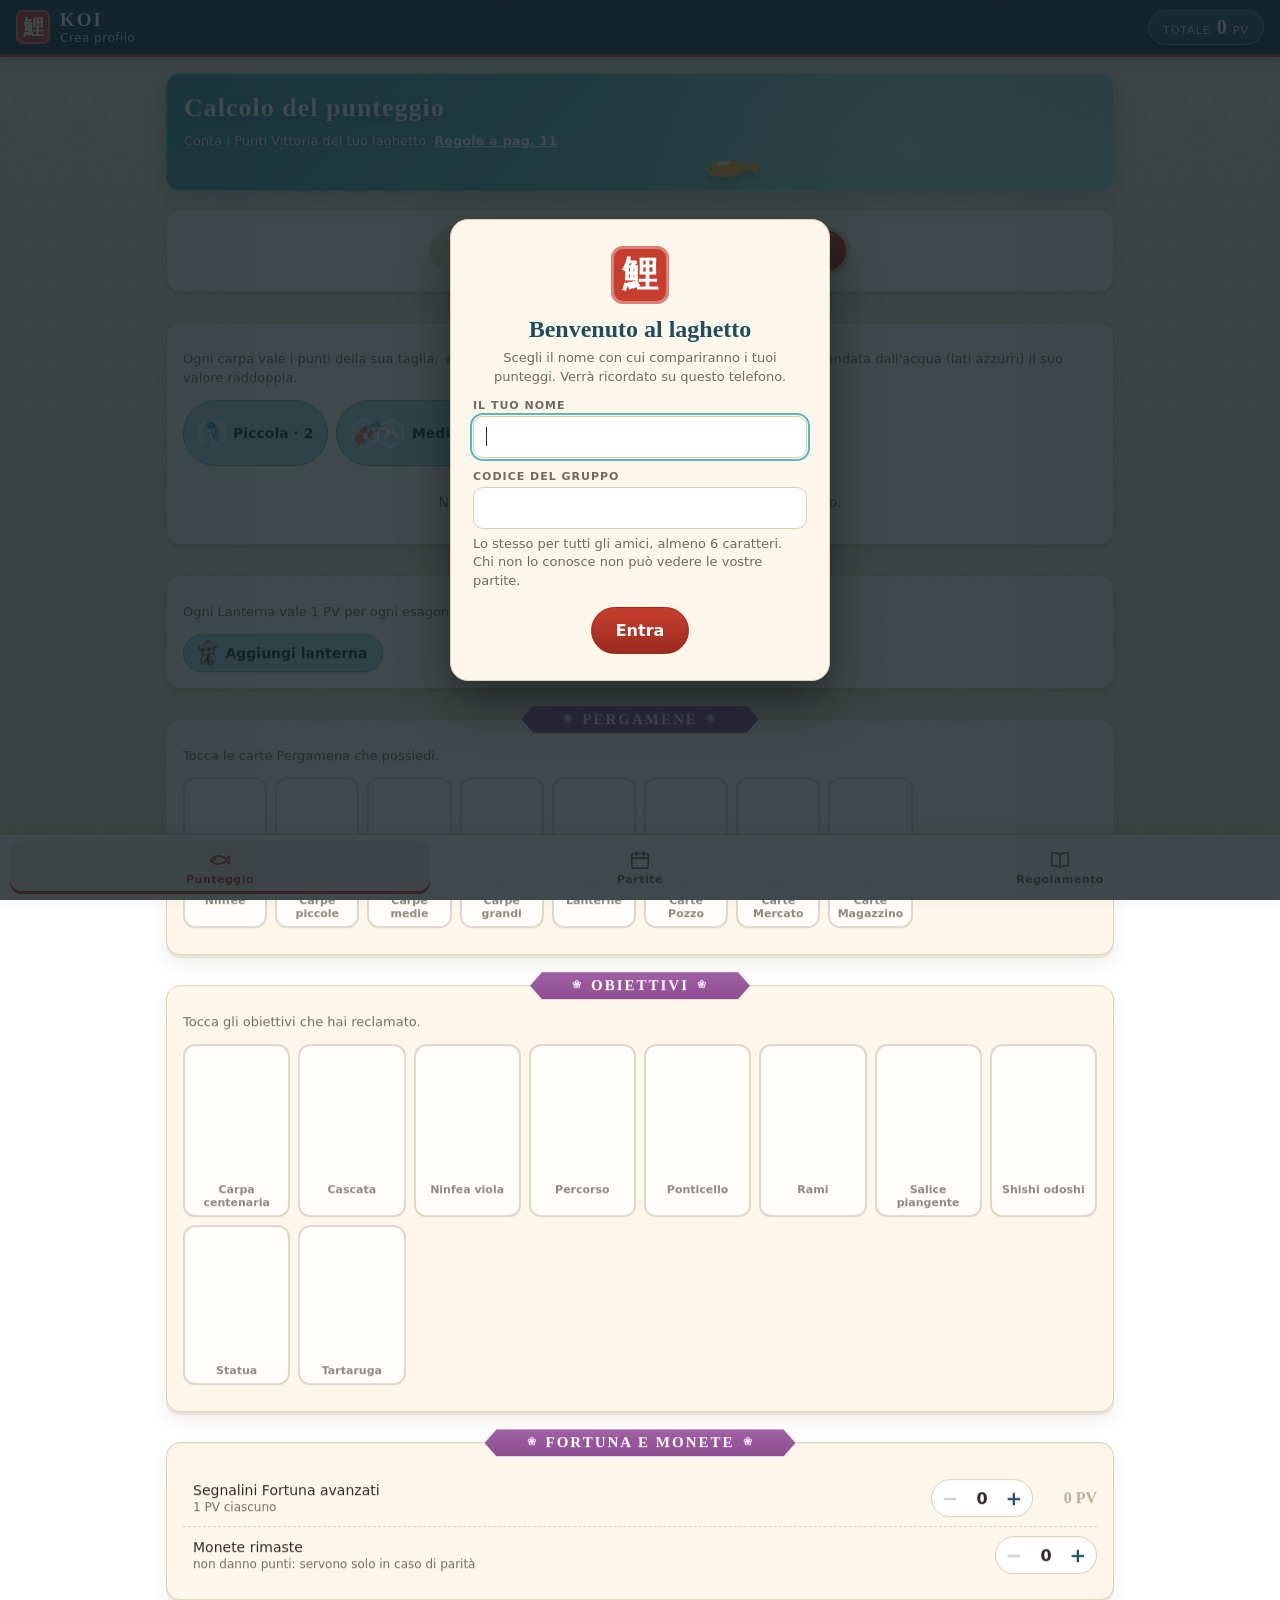
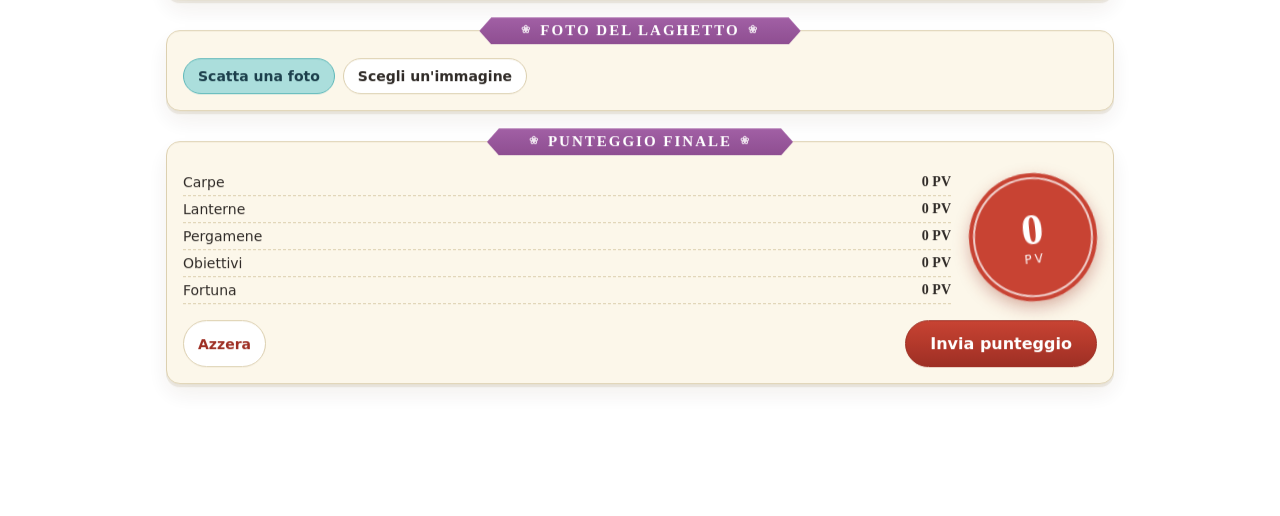
<file: index.html>
<!DOCTYPE html>
<html lang="it">
<head>
<meta charset="UTF-8">
<meta http-equiv="refresh" content="0; url=KoiCalculator/index.html">
<title>Koi · Segnapunti</title>
</head>
<body>
<p>Reindirizzamento... <a href="KoiCalculator/index.html">Clicca qui se non vieni reindirizzato automaticamente</a>.</p>
</body>
</html>
</file>
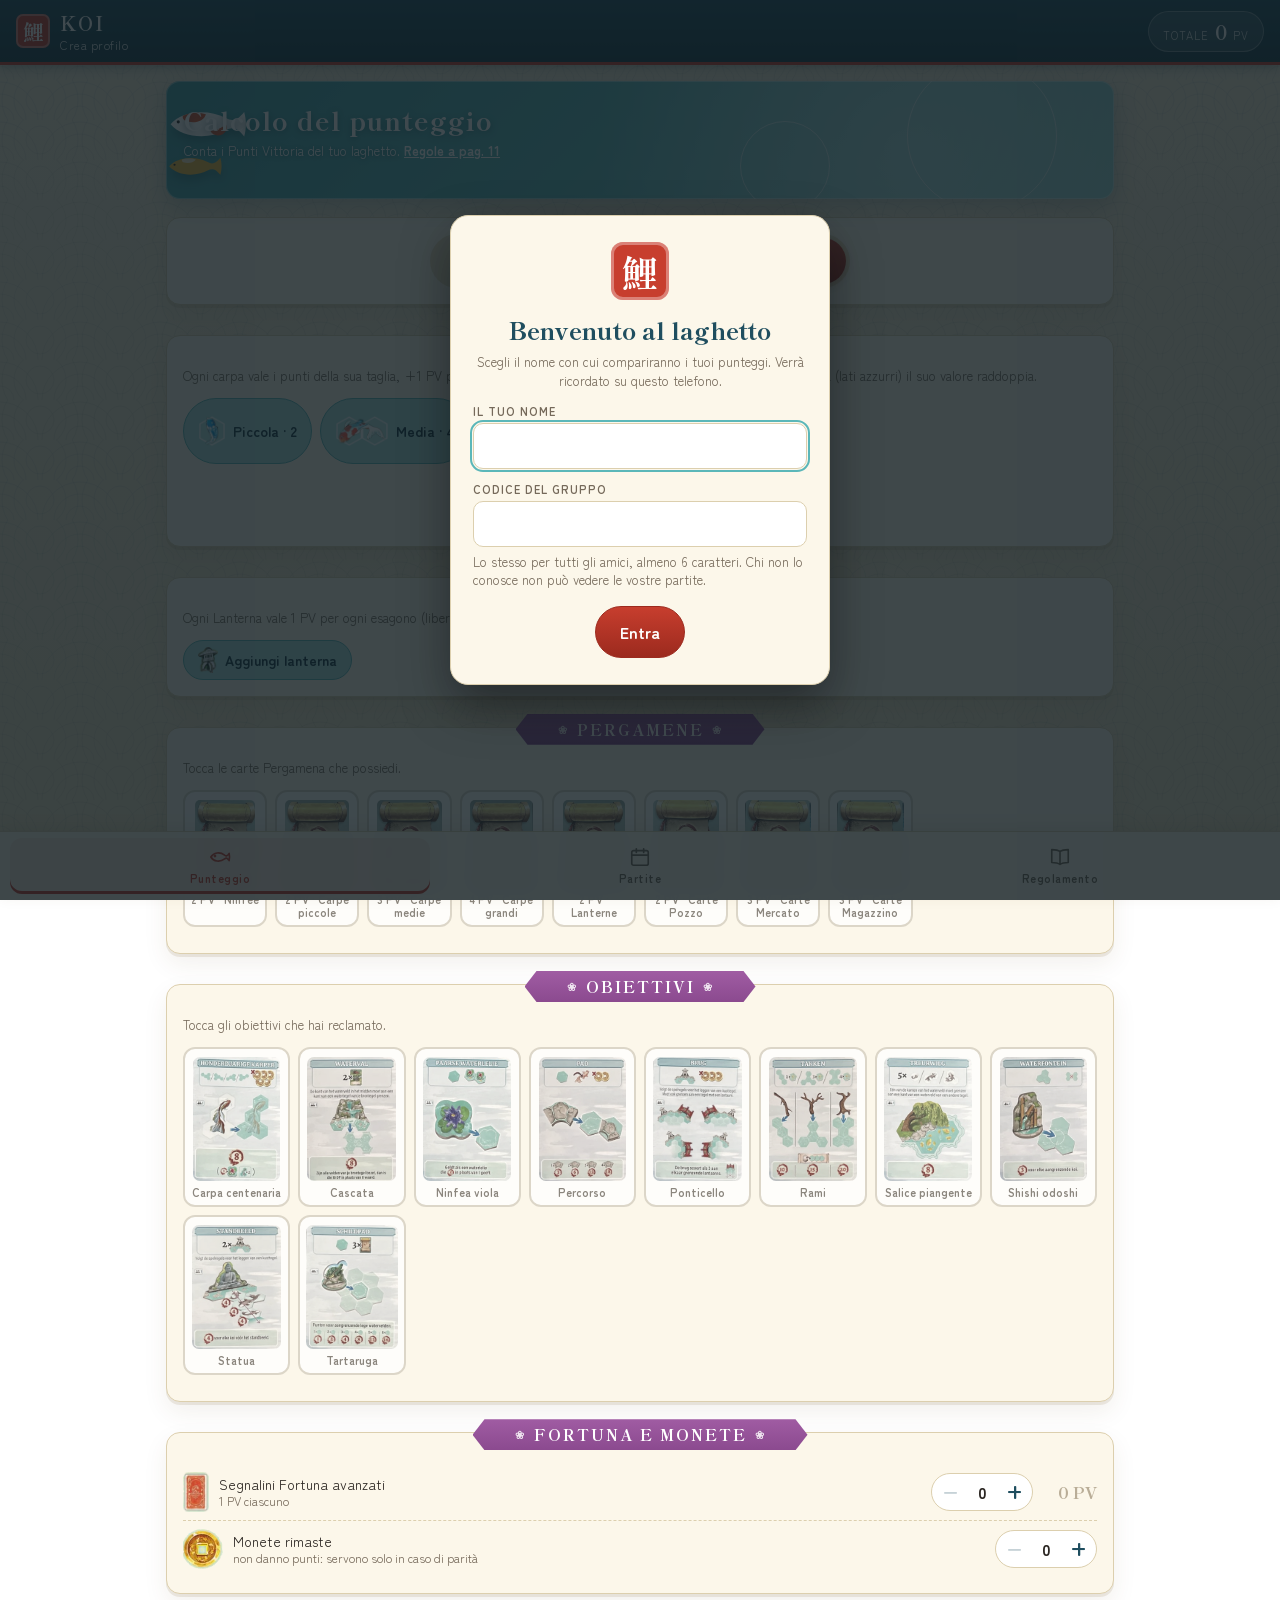
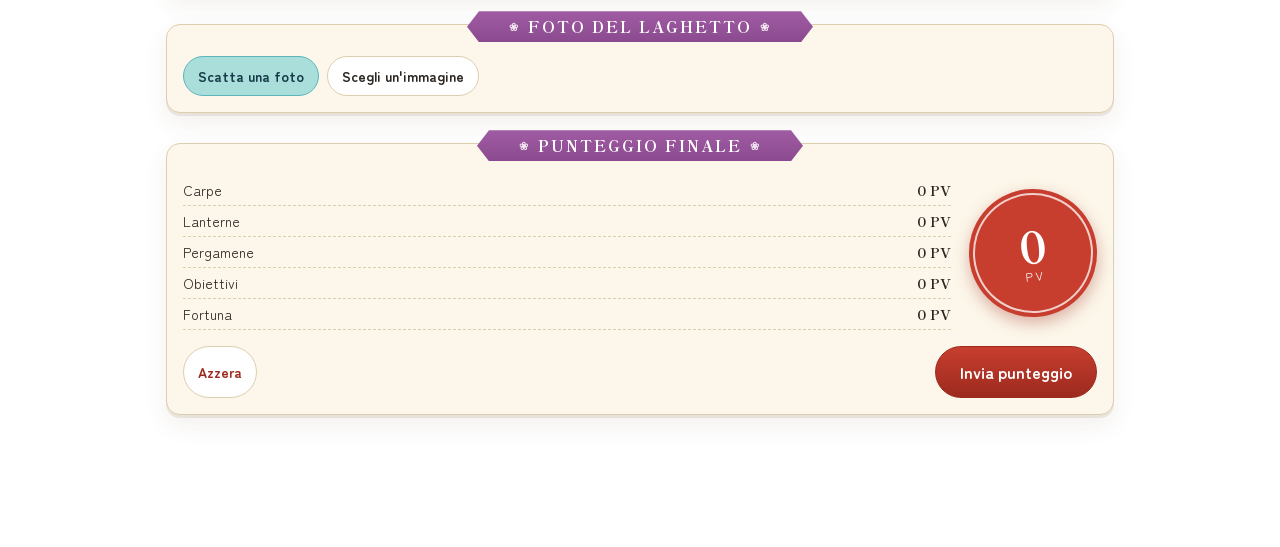
<file: KoiCalculator/index.html>
<!DOCTYPE html>
<html lang="it">
<head>
<meta charset="UTF-8">
<meta name="viewport" content="width=device-width, initial-scale=1, viewport-fit=cover">
<meta name="theme-color" content="#1f4e5f">
<title>Koi · Segnapunti</title>
<link rel="icon" href="data:image/svg+xml,%3Csvg xmlns='http://www.w3.org/2000/svg' viewBox='0 0 32 32'%3E%3Crect width='32' height='32' rx='7' fill='%23c73e2e'/%3E%3Ctext x='16' y='24' font-size='22' text-anchor='middle' fill='%23fff'%3E鯉%3C/text%3E%3C/svg%3E">
<link rel="preconnect" href="https://fonts.googleapis.com">
<link rel="preconnect" href="https://fonts.gstatic.com" crossorigin>
<link href="https://fonts.googleapis.com/css2?family=Shippori+Mincho:wght@600;800&family=Zen+Maru+Gothic:wght@400;500;700&display=swap" rel="stylesheet">
<style>
/* ---------- Tokens ---------- */
:root{
  --washi:#f5ecd7; --washi-2:#ecdfc0; --paper:#fcf7ea; --line:#dccfae;
  --ink:#2b2622; --ink-dim:#75695a;
  --aka:#c73e2e; --aka-2:#9c2a1e;          /* vermiglio della pagoda */
  --ai:#1f4e5f; --ai-2:#163a47;            /* indaco */
  --mizu:#a9dedb; --mizu-2:#5bb7b9;        /* acqua del laghetto */
  --matsu:#4d7c3a; --kin:#d2a13a; --murasaki:#8b4a8f;
  --radius:14px;
}
*{box-sizing:border-box;}
html{overflow-x:hidden; touch-action:pan-x pan-y;}   /* niente pinch-zoom: farebbe uscire dallo schermo le barre fisse */
body{
  margin:0; color:var(--ink); font-family:'Zen Maru Gothic',system-ui,sans-serif; min-height:100vh;
  padding-bottom:calc(74px + env(safe-area-inset-bottom));
  background:
    url("data:image/svg+xml,%3Csvg xmlns='http://www.w3.org/2000/svg' width='80' height='40' viewBox='0 0 80 40'%3E%3Cg fill='none' stroke='%231f4e5f' stroke-opacity='.07'%3E%3Ccircle cx='0' cy='40' r='38'/%3E%3Ccircle cx='0' cy='40' r='26'/%3E%3Ccircle cx='0' cy='40' r='14'/%3E%3Ccircle cx='80' cy='40' r='38'/%3E%3Ccircle cx='80' cy='40' r='26'/%3E%3Ccircle cx='80' cy='40' r='14'/%3E%3Ccircle cx='40' cy='20' r='38'/%3E%3Ccircle cx='40' cy='20' r='26'/%3E%3Ccircle cx='40' cy='20' r='14'/%3E%3C/g%3E%3C/svg%3E"),
    linear-gradient(180deg,var(--washi),var(--washi-2));
  background-attachment:fixed;
}
h1,h2,h3,.display{font-family:'Shippori Mincho',serif; font-weight:800;}
button,input,select{font-family:inherit; font-size:inherit; color:inherit;}
button{cursor:pointer;}
.hidden{display:none !important;}
img{max-width:100%; display:block;}

/* ---------- Top bar ---------- */
.topbar{
  position:sticky; top:0; z-index:20; display:flex; align-items:center; justify-content:space-between; gap:12px;
  padding:9px 16px; background:linear-gradient(180deg,var(--ai),var(--ai-2)); color:#fff;
  border-bottom:3px solid var(--aka); box-shadow:0 2px 10px rgba(22,58,71,.35);
}
.brand{display:flex; align-items:center; gap:10px; white-space:nowrap;}
.brand .seal{width:34px; height:34px; border-radius:7px; background:var(--aka); display:grid; place-items:center; font-family:'Shippori Mincho',serif; font-size:21px; font-weight:800; box-shadow:inset 0 0 0 2px rgba(255,255,255,.35);}
.brand b{font-family:'Shippori Mincho',serif; font-size:19px; letter-spacing:2px;}
.brand small{display:block; font-size:10px; letter-spacing:2.5px; opacity:.75; text-transform:uppercase;}
.total-chip{display:flex; align-items:baseline; gap:6px; background:rgba(255,255,255,.12); border:1px solid rgba(255,255,255,.3); padding:5px 14px; border-radius:999px;}
.total-chip span{font-size:11px; letter-spacing:1px; text-transform:uppercase; opacity:.8;}
.total-chip b{font-family:'Shippori Mincho',serif; font-size:20px;}

/* ---------- Layout ---------- */
main{max-width:980px; margin:0 auto; padding:16px 16px 40px;}
.panel{display:none; animation:fadeIn .25s ease;}
.panel.active{display:block;}
@keyframes fadeIn{from{opacity:0; transform:translateY(6px);} to{opacity:1; transform:none;}}
.card{background:var(--paper); border:1px solid var(--line); border-radius:var(--radius); padding:16px; margin-bottom:18px; box-shadow:0 3px 0 rgba(120,98,50,.12), 0 10px 24px rgba(90,70,30,.08);}
.ribbon{
  display:block; width:max-content; max-width:100%; margin:-30px auto 14px; padding:5px 34px; color:#fff; font-family:'Shippori Mincho',serif; font-weight:800;
  font-size:15px; letter-spacing:2px; text-transform:uppercase; background:linear-gradient(180deg,#a05ca3,var(--murasaki));
  clip-path:polygon(12px 0,calc(100% - 12px) 0,100% 50%,calc(100% - 12px) 100%,12px 100%,0 50%);
}
.ribbon::before,.ribbon::after{content:"❀"; font-size:11px; margin:0 8px; opacity:.85; vertical-align:2px;}
.card.has-ribbon{margin-top:30px;}
.hint{font-size:13px; color:var(--ink-dim); margin:0 0 12px; line-height:1.45;}
.hint a,.linkish{color:var(--ai); font-weight:700; text-decoration:underline; background:none; border:none; padding:0;}
.empty{text-align:center; color:var(--ink-dim); font-size:14px; padding:14px 0 4px;}

/* ---------- Hero ---------- */
.pond{
  position:relative; overflow:hidden; border-radius:var(--radius); height:118px; margin-bottom:18px; color:#fff;
  background:radial-gradient(circle at 78% 60%,rgba(255,255,255,.35),transparent 42%), linear-gradient(135deg,#3f9ea6,var(--mizu-2) 45%,#8fd4d1);
  box-shadow:inset 0 0 0 1px rgba(255,255,255,.4), 0 8px 22px rgba(31,78,95,.25);
}
.pond h1{position:absolute; left:18px; top:20px; margin:0; font-size:26px; letter-spacing:1px; text-shadow:0 2px 6px rgba(22,58,71,.5);}
.pond p{position:absolute; left:18px; top:60px; margin:0; font-size:13px; max-width:60%; text-shadow:0 1px 4px rgba(22,58,71,.6);}
.pond .linkish{color:#fff;}
.ripple{position:absolute; border:1.5px solid rgba(255,255,255,.5); border-radius:50%; animation:ripple 5s ease-out infinite;}
@keyframes ripple{from{transform:scale(.2); opacity:.9;} to{transform:scale(1); opacity:0;}}
.koi{position:absolute; width:92px; animation:swim 16s linear infinite; filter:drop-shadow(0 6px 4px rgba(22,58,71,.3));}
.koi.k2{width:64px; animation-duration:22s; animation-delay:-9s; top:72px;}
.koi.k1{top:24px;}
@keyframes swim{from{left:105%; transform:translateY(0) rotate(4deg);} 50%{transform:translateY(12px) rotate(-5deg);} to{left:-110px; transform:translateY(0) rotate(4deg);}}
@media(prefers-reduced-motion:reduce){.koi,.ripple{animation:none;} .koi{left:70%;}}

/* ---------- Form bits ---------- */
.fields{display:grid; grid-template-columns:repeat(auto-fit,minmax(200px,1fr)); gap:12px;}
.field label{display:block; font-size:11px; letter-spacing:1px; text-transform:uppercase; color:var(--ink-dim); margin-bottom:4px; font-weight:700;}
.field input,.field select{width:100%; padding:10px 12px; border-radius:10px; border:1px solid var(--line); background:#fff; min-height:42px;}
.field input:focus,.field select:focus{outline:2px solid var(--mizu-2); outline-offset:1px;}
.stepper{display:inline-flex; align-items:center; background:#fff; border:1px solid var(--line); border-radius:999px; overflow:hidden; flex:none;}
.stepper button{width:36px; height:36px; border:none; background:none; font-size:20px; line-height:1; color:var(--ai); font-weight:700;}
.stepper button:active{background:var(--mizu);}
.stepper button:disabled{opacity:.25; cursor:default;}
.stepper output{min-width:28px; text-align:center; font-weight:700; font-variant-numeric:tabular-nums;}
.row{display:flex; align-items:center; justify-content:space-between; gap:10px; padding:8px 0; border-top:1px dashed var(--line);}
.row:first-child{border-top:none;}
.row .lbl{flex:1; min-width:0; font-size:14px; line-height:1.3;}
.row .lbl small{display:block; color:var(--ink-dim); font-size:12px;}
.pts{font-family:'Shippori Mincho',serif; font-weight:800; color:var(--aka); white-space:nowrap; min-width:54px; text-align:right;}
.pts.zero{color:#b9ad97;}
.btn{border:1px solid var(--line); background:#fff; padding:9px 14px; border-radius:999px; font-weight:700; font-size:14px; display:inline-flex; align-items:center; gap:7px; transition:transform .12s ease, box-shadow .12s ease;}
.btn:hover{transform:translateY(-1px); box-shadow:0 4px 10px rgba(90,70,30,.15);}
.btn.primary{background:linear-gradient(180deg,var(--aka),var(--aka-2)); color:#fff; border-color:var(--aka-2); padding:13px 24px; font-size:16px;}
.btn.water{background:var(--mizu); border-color:var(--mizu-2); color:var(--ai-2);}
.btn.small{padding:6px 11px; font-size:13px;}
.btn.danger{color:var(--aka-2);}
.btns{display:flex; flex-wrap:wrap; gap:8px;}
.hex{display:inline-block; width:15px; height:17px; background:var(--mizu-2); clip-path:polygon(50% 0,100% 25%,100% 75%,50% 100%,0 75%,0 25%); margin-right:-2px;}
.hexes{display:inline-flex; padding-right:4px;}
.xbtn{border:none; background:none; color:var(--ink-dim); font-size:22px; line-height:1; width:32px; height:32px; border-radius:50%; flex:none;}
.xbtn:hover{background:rgba(199,62,46,.12); color:var(--aka);}
.toggle{border:1px solid var(--line); background:#fff; border-radius:999px; padding:8px 14px; font-size:13px; font-weight:700; color:var(--ink-dim);}
.toggle.on{background:var(--ai); border-color:var(--ai); color:#fff;}
.toggle.on::before{content:"✓ ";}
.seg{display:inline-flex; flex-wrap:wrap; gap:6px;}
.seg button{border:1px solid var(--line); background:#fff; border-radius:999px; padding:7px 12px; font-size:13px; font-weight:700; color:var(--ink-dim);}
.seg button.on{background:var(--ai); border-color:var(--ai); color:#fff;}

/* ---------- Carpe ---------- */
.carp{border:1px solid var(--line); border-radius:12px; background:linear-gradient(180deg,#fff,#f4fbfa); padding:10px 12px; margin-top:10px;}
.carp.cent{background:linear-gradient(180deg,#fff,#fdf3dc);}
.carp-head{display:flex; align-items:center; gap:8px;}
.carp-head b{flex:1; font-size:15px;}
.carp-ctl{display:flex; flex-wrap:wrap; gap:8px 16px; align-items:center; margin-top:8px;}
.mini{display:flex; align-items:center; gap:8px; font-size:13px;}
.chips{display:flex; flex-wrap:wrap; gap:6px; margin-bottom:10px;}
.chip{font-size:12px; background:var(--washi); border:1px solid var(--line); border-radius:999px; padding:3px 10px; color:var(--ink-dim);}
.chip b{color:var(--ink);}
.objgrid{display:grid; grid-template-columns:repeat(auto-fit,minmax(280px,1fr)); gap:10px;}
.obj{border:1px solid var(--line); border-radius:12px; background:#fff; padding:10px 12px;}
.obj-head{display:flex; justify-content:space-between; align-items:baseline; gap:8px; margin-bottom:2px;}
.obj-head b{font-family:'Shippori Mincho',serif; font-size:15px; color:var(--murasaki); letter-spacing:.5px;}
.obj small{display:block; color:var(--ink-dim); font-size:12px; margin-bottom:8px; line-height:1.35;}

/* ---------- Foto ---------- */
.photo-prev{position:relative; margin-top:12px; border-radius:12px; overflow:hidden; border:1px solid var(--line); max-width:420px;}
.photo-prev .xbtn{position:absolute; top:6px; right:6px; background:rgba(255,255,255,.9);}
input[type=file]{position:absolute; width:1px; height:1px; opacity:0; pointer-events:none;}

/* ---------- Riepilogo ---------- */
.summary{display:grid; grid-template-columns:1fr auto; gap:18px; align-items:center;}
.sumlist{margin:0; padding:0; list-style:none;}
.sumlist li{display:flex; justify-content:space-between; padding:5px 0; border-bottom:1px dashed var(--line); font-size:14px;}
.sumlist li b{font-family:'Shippori Mincho',serif;}
.hanko{
  width:128px; height:128px; border-radius:50%; background:var(--aka); color:#fff; display:grid; place-content:center; text-align:center;
  box-shadow:inset 0 0 0 4px var(--aka), inset 0 0 0 6px rgba(255,255,255,.75), 0 6px 16px rgba(156,42,30,.35); transform:rotate(-6deg);
}
.hanko b{font-family:'Shippori Mincho',serif; font-size:44px; line-height:1;}
.hanko span{font-size:12px; letter-spacing:3px;}
.solo-box{margin-top:14px; padding:12px; border-radius:12px; background:var(--washi); border:1px solid var(--line);}
.solo-title{font-family:'Shippori Mincho',serif; font-size:18px; font-weight:800; color:var(--ai); margin-top:8px;}
.solo-title.fail{color:var(--aka-2);}
.edit-banner{background:#fdf3dc; border:1px solid var(--kin); border-radius:12px; padding:10px 14px; margin-bottom:16px; display:flex; justify-content:space-between; align-items:center; gap:10px; font-size:14px;}
@media(max-width:480px){.summary{grid-template-columns:1fr;} .hanko{margin:0 auto;} .pond p{max-width:75%;} .ribbon{font-size:13px; letter-spacing:1px; padding:5px 22px; white-space:nowrap;} .ribbon::before,.ribbon::after{margin:0 5px;}}

/* ---------- Partite ---------- */
.match-head{display:flex; flex-wrap:wrap; align-items:center; justify-content:space-between; gap:8px; margin-bottom:8px;}
.match-head h3{margin:0; font-size:17px; color:var(--ai);}
.match-head input{border:1px solid var(--line); border-radius:8px; padding:6px 8px; background:#fff; font-size:13px;}
.score{border-top:1px dashed var(--line);}
.score summary{display:flex; align-items:center; gap:10px; padding:10px 0; cursor:pointer; list-style:none;}
.score summary::-webkit-details-marker{display:none;}
.rank{width:28px; height:28px; border-radius:50%; background:var(--washi-2); display:grid; place-items:center; font-weight:700; font-size:13px; flex:none;}
.score.win .rank{background:var(--kin); color:#fff;}
.score .who{flex:1; min-width:0; font-weight:700; overflow:hidden; text-overflow:ellipsis; white-space:nowrap;}
.score .who small{display:block; font-weight:400; color:var(--ink-dim); font-size:12px;}
.score .thumb{width:44px; height:44px; border-radius:8px; object-fit:cover; border:1px solid var(--line); flex:none;}
.score .tot{font-family:'Shippori Mincho',serif; font-weight:800; font-size:22px; color:var(--aka);}
.score .detail{padding:0 0 12px 38px;}
.score .detail img{border-radius:10px; margin:10px 0; max-height:320px; cursor:zoom-in; border:1px solid var(--line);}

/* ---------- Libro ---------- */
.desk{
  border-radius:var(--radius); padding:18px 8px 12px; margin-bottom:14px; overflow:hidden; touch-action:pan-y;
  background:radial-gradient(ellipse at 50% 0%,rgba(255,255,255,.14),transparent 60%), linear-gradient(180deg,#234f5e,#16323d);
  box-shadow:inset 0 0 40px rgba(0,0,0,.35);
}
.book{position:relative; margin:0 auto; perspective:2400px; transition:transform .6s ease; user-select:none; -webkit-user-select:none; cursor:pointer;}
.book::after{content:""; position:absolute; left:4%; right:4%; bottom:-10px; height:18px; background:radial-gradient(ellipse at center,rgba(0,0,0,.5),transparent 70%); z-index:0;}
.leaf{position:absolute; top:0; transform-origin:left center; transform-style:preserve-3d; will-change:transform;}
.face{position:absolute; inset:0; backface-visibility:hidden; -webkit-backface-visibility:hidden; background:#f7efd8 linear-gradient(135deg,#fbf5e3,#eadfc2); overflow:hidden; box-shadow:0 0 0 1px rgba(60,45,20,.18);}
.face.front{border-radius:2px 6px 6px 2px;}
.face.back{transform:rotateY(180deg); border-radius:6px 2px 2px 6px;}
.face img{width:100%; height:100%; pointer-events:none;}
.shade{position:absolute; inset:0; pointer-events:none;}
.front .shade{background:linear-gradient(90deg,rgba(40,25,5,.3),rgba(40,25,5,.07) 5%,transparent 13%);}
.back .shade{background:linear-gradient(270deg,rgba(40,25,5,.3),rgba(40,25,5,.07) 5%,transparent 13%);}
.shade::after{content:""; position:absolute; inset:0; background:#2a1a05; opacity:var(--sh,0);}
.edge{position:absolute; top:3px; bottom:3px; background:repeating-linear-gradient(90deg,#f1e7cd 0 1px,#c9bb97 1px 2px); z-index:0; box-shadow:0 2px 6px rgba(0,0,0,.4);}
.book-ctl{display:flex; align-items:center; justify-content:center; gap:10px; margin-top:18px; color:#fff;}
.book-ctl .btn{background:rgba(255,255,255,.12); border-color:rgba(255,255,255,.3); color:#fff;}
.book-ctl .btn:disabled{opacity:.3; cursor:default; transform:none;}
.book-ctl span{min-width:120px; text-align:center; font-size:14px; letter-spacing:.5px;}
.toc{display:flex; flex-wrap:wrap; gap:6px; justify-content:center;}
.toc button{border:1px solid var(--line); background:var(--paper); border-radius:999px; padding:7px 13px; font-size:13px; font-weight:700; color:var(--ai);}
.toc button small{color:var(--ink-dim); font-weight:400; margin-left:4px;}

/* ---------- Overlay (zoom pagina / foto) ---------- */
.overlay{position:fixed; inset:0; z-index:60; background:rgba(15,28,34,.94); display:flex; flex-direction:column;}
.ov-bar{display:flex; align-items:center; justify-content:space-between; gap:8px; padding:8px 12px; color:#fff;}
.ov-bar .btn{background:rgba(255,255,255,.12); border-color:rgba(255,255,255,.3); color:#fff; min-width:42px; justify-content:center;}
.ov-scroll{flex:1; overflow:auto; -webkit-overflow-scrolling:touch; padding:0 0 env(safe-area-inset-bottom);}
.ov-scroll img{margin:0 auto; max-width:none; background:#f7efd8;}

/* ---------- Tab bar ---------- */
.tabbar{
  position:fixed; bottom:0; left:0; right:0; z-index:30; display:flex; background:rgba(252,247,234,.96); backdrop-filter:blur(6px);
  border-top:1px solid var(--line); padding:6px 10px calc(6px + env(safe-area-inset-bottom)); box-shadow:0 -4px 14px rgba(90,70,30,.1);
}
.tab-btn{flex:1; background:none; border:none; color:var(--ink-dim); display:flex; flex-direction:column; align-items:center; gap:2px; padding:8px 4px; font-size:11px; letter-spacing:.5px; border-radius:12px; font-weight:700;}
.tab-btn svg{width:22px; height:22px;}
.tab-btn.active{color:var(--aka); background:rgba(199,62,46,.09); box-shadow:inset 0 -3px 0 var(--aka);}
.toast{position:fixed; left:50%; bottom:calc(88px + env(safe-area-inset-bottom)); transform:translateX(-50%); background:var(--ai-2); color:#fff; padding:10px 18px; border-radius:999px; font-size:14px; z-index:70; box-shadow:0 6px 18px rgba(0,0,0,.3); max-width:90vw; text-align:center;}

/* ---------- Profilo, modalità, icone ---------- */
.profile-btn{display:block; background:none; border:none; padding:0; color:#fff; opacity:.85; font-size:12px; letter-spacing:.5px; text-decoration:underline dotted; text-underline-offset:3px; max-width:38vw; overflow:hidden; text-overflow:ellipsis; white-space:nowrap;}
.overlay.profile{align-items:center; justify-content:center; padding:16px; background:rgba(15,28,34,.8);}
.profile-card{background:var(--paper); border-radius:18px; padding:26px 22px; width:100%; max-width:380px; text-align:center; box-shadow:0 20px 50px rgba(0,0,0,.4); border:1px solid var(--line);}
.profile-card h2{margin:12px 0 6px; color:var(--ai);}
.profile-card .field{text-align:left;}
.seal.big{width:58px; height:58px; margin:0 auto; border-radius:12px; background:var(--aka); color:#fff; display:grid; place-items:center; font-family:'Shippori Mincho',serif; font-size:36px; font-weight:800; box-shadow:inset 0 0 0 3px rgba(255,255,255,.35);}
.switch{display:grid; grid-template-columns:1fr 1fr; background:var(--washi-2); border-radius:999px; padding:4px; max-width:420px; margin:0 auto;}
.switch button{border:none; background:none; border-radius:999px; padding:11px 10px; font-weight:700; color:var(--ink-dim); transition:background .2s, color .2s;}
.switch button.on{background:linear-gradient(180deg,var(--aka),var(--aka-2)); color:#fff; box-shadow:0 3px 8px rgba(156,42,30,.3);}
.scen{margin-top:14px; text-align:center;}
.scen small{display:block; font-size:11px; letter-spacing:1px; text-transform:uppercase; color:var(--ink-dim); margin-bottom:6px; font-weight:700;}
.scen .seg{justify-content:center;}
.ico{height:26px; width:auto; flex:none;}
.ico.big{height:40px; max-width:64px; object-fit:contain;}
.btn .ico{margin:-4px 0;}
/* Carpe: le icone mantengono la proporzione tra tessere da 1, 2 e 3 esagoni. */
.ico[src*="carp-"]{height:32px;}
.ico[src*="carp-l"]{height:54px;}
.ico.big[src*="carp-"]{height:46px; max-width:none;}
.ico.big[src*="carp-l"]{height:78px;}
.auto{min-width:36px; text-align:center; font-size:17px; background:var(--washi); border:1px solid var(--line); border-radius:999px; padding:5px 12px;}
.pick{display:grid; grid-template-columns:repeat(auto-fill,minmax(82px,1fr)); gap:8px; margin-bottom:10px;}
.pick button{position:relative; border:2px solid var(--line); background:#fff; border-radius:12px; padding:8px 4px 6px; display:flex; flex-direction:column; align-items:center; gap:5px; opacity:.8; filter:grayscale(.55); transition:opacity .15s, filter .15s, transform .15s;}
.pick button img{height:88px; width:auto; max-width:100%; object-fit:contain; border-radius:5px;}
.pick button span{font-size:11px; font-weight:700; line-height:1.2; color:var(--ink-dim);}
.pick button.on{opacity:1; filter:none; border-color:var(--aka); background:#fff8ee; box-shadow:0 4px 12px rgba(199,62,46,.2); transform:translateY(-2px);}
.pick button.on span{color:var(--ink);}
#objPick{grid-template-columns:repeat(auto-fill,minmax(96px,1fr));}
#objPick img{height:124px; border-radius:7px;}
.pick button.on::after{content:"✓"; position:absolute; top:-8px; right:-8px; width:22px; height:22px; border-radius:50%; background:var(--aka); color:#fff; font-size:13px; font-weight:700; display:grid; place-items:center;}
.obj-head{align-items:center;}
.obj-head b{flex:1;}
.obj .carp-ctl{margin-top:0;}

/* ---------- Partite: vincitore, pennina, sincronizzazione ---------- */
.sync{text-align:center; font-size:12px; color:var(--ink-dim); margin:-4px 0 12px;}
.sync.err{color:var(--aka-2);}
.winner{display:flex; align-items:center; gap:12px; background:linear-gradient(135deg,#fdf0c8,#f6dc8f); border:1px solid var(--kin); border-radius:12px; padding:10px 14px; margin-bottom:6px;}
.winner > div{flex:1; min-width:0;}
.winner small{display:block; font-size:11px; letter-spacing:1px; text-transform:uppercase; color:#8a6515; font-weight:700;}
.winner b{font-family:'Shippori Mincho',serif; font-size:20px; overflow:hidden; text-overflow:ellipsis; display:block;}
.winner .tot{font-family:'Shippori Mincho',serif; font-weight:800; font-size:26px; color:var(--aka);}
.kachi{width:42px; height:42px; border-radius:50%; background:var(--aka); color:#fff; display:grid; place-items:center; font-family:'Shippori Mincho',serif; font-size:24px; font-weight:800; flex:none; box-shadow:inset 0 0 0 2px rgba(255,255,255,.6);}
.pen{border:1px solid var(--line); background:#fff; width:36px; height:36px; border-radius:50%; display:grid; place-items:center; color:var(--ai); flex:none;}
.pen svg{width:17px; height:17px;}
.pen:hover{background:var(--mizu);}

/* ---------- Badge "Powered by Netlify" ---------- */
/* Netlify lo fissa in basso a destra: sui telefoni coprirebbe la scheda Regolamento, quindi la barra gli lascia una riga sotto. */
@media(max-width:720px){
  body.has-badge{padding-bottom:calc(126px + env(safe-area-inset-bottom));}
  body.has-badge .tabbar{padding-bottom:calc(56px + env(safe-area-inset-bottom));}
  body.has-badge .toast{bottom:calc(140px + env(safe-area-inset-bottom));}
}

/* ---------- Laghetto vivo ---------- */
.pondcv{display:block; width:100%; border-radius:12px; margin:10px 0; border:1px solid var(--line); box-shadow:0 4px 12px rgba(31,78,95,.18);}
.ponded .ov-bar span{font-size:14px; font-weight:700;}
.ponded canvas{display:block; margin:0 auto; touch-action:manipulation; cursor:crosshair;}
.ed-pal{background:var(--paper); padding:8px 10px calc(8px + env(safe-area-inset-bottom)); display:grid; gap:6px;}
.ed-pal:empty{display:none;}
.ed-row{display:flex; gap:6px; overflow-x:auto; padding-bottom:2px;}
.ed-row button{flex:none; border:1px solid var(--line); background:#fff; border-radius:999px; padding:7px 12px; font-size:13px; font-weight:700; color:var(--ink-dim); display:inline-flex; align-items:center; gap:6px;}
.ed-row button.on{background:var(--ai); border-color:var(--ai); color:#fff;}
.ed-row i{width:13px; height:13px; border-radius:50%; border:1px solid rgba(0,0,0,.2);}
.ed-count{font-size:12px; color:var(--ink-dim); align-self:center;}
</style>
</head>
<body>

<header class="topbar">
  <div class="brand">
    <div class="seal">鯉</div>
    <div><b>KOI</b><button class="profile-btn" data-act="profile" id="profileBtn" aria-label="Modifica profilo"></button></div>
  </div>
  <div class="total-chip" id="totalChip"><span>Totale</span><b id="chipTotal">0</b><span>PV</span></div>
</header>

<main>
  <!-- ================= PUNTEGGIO ================= -->
  <section class="panel active" id="panel-calc">
    <div class="pond">
      <i class="ripple" style="width:150px;height:150px;right:6%;top:-20px;"></i>
      <i class="ripple" style="width:90px;height:90px;right:30%;top:40px;animation-delay:-2.4s;"></i>
      <svg class="koi k1" viewBox="0 0 120 50"><path d="M6 25c14-17 48-21 72-8 9 5 15 3 24-8 3 11 3 21 0 32-9-11-15-13-24-8-24 13-58 9-72-8z" fill="#fff"/><path d="M22 14c10-5 22-5 30-2-2 8-12 12-22 10-6-1-9-4-8-8zm36 20c8-1 15-4 20-9 3 4 2 9-4 13-6 3-13 2-16-4z" fill="#e2552f"/><circle cx="16" cy="22" r="2" fill="#2b2622"/></svg>
      <svg class="koi k2" viewBox="0 0 120 50"><path d="M6 25c14-17 48-21 72-8 9 5 15 3 24-8 3 11 3 21 0 32-9-11-15-13-24-8-24 13-58 9-72-8z" fill="#f2b93b"/><path d="M30 12c9-3 18-3 26 0-4 6-14 8-22 6-3-1-5-3-4-6z" fill="#fff" opacity=".7"/><circle cx="16" cy="22" r="2" fill="#2b2622"/></svg>
      <h1>Calcolo del punteggio</h1>
      <p>Conta i Punti Vittoria del tuo laghetto. <button class="linkish" data-act="rules" data-page="11">Regole a pag. 11</button></p>
    </div>

    <div class="edit-banner hidden" id="editBanner"><span id="editText"></span><button class="btn small" data-act="cancel-edit">Annulla modifica</button></div>

    <div class="card" id="modeBox"></div>

    <div class="card has-ribbon">
      <span class="ribbon">Carpe</span>
      <p class="hint" id="carpHint"></p>
      <div class="btns">
        <button class="btn water" data-act="add-carp" data-size="s"><img class="ico" src="img/carp-s.png" alt="">Piccola · 2</button>
        <button class="btn water" data-act="add-carp" data-size="m"><img class="ico" src="img/carp-m.png" alt="">Media · 4</button>
        <button class="btn water" data-act="add-carp" data-size="l"><img class="ico" src="img/carp-l.png" alt="">Grande · 6</button>
      </div>
      <div id="carpList"></div>
    </div>

    <div class="card has-ribbon">
      <span class="ribbon">Lanterne</span>
      <p class="hint">Ogni Lanterna vale 1 PV per ogni esagono (libero o occupato) in linea retta davanti a essa.</p>
      <button class="btn water" data-act="add-lantern"><img class="ico" src="img/lanterna.png" alt="">Aggiungi lanterna</button>
      <div id="lanternList"></div>
    </div>

    <div class="card has-ribbon">
      <span class="ribbon">Pergamene</span>
      <p class="hint">Tocca le carte Pergamena che possiedi.</p>
      <div class="pick" id="pergPick"></div>
      <div id="pergList"></div>
    </div>

    <div class="card has-ribbon">
      <span class="ribbon">Obiettivi</span>
      <p class="hint">Tocca gli obiettivi che hai reclamato.</p>
      <div class="pick" id="objPick"></div>
      <div class="objgrid" id="objList"></div>
    </div>

    <div class="card has-ribbon">
      <span class="ribbon">Fortuna e monete</span>
      <div id="miscList"></div>
    </div>

    <div class="card has-ribbon">
      <span class="ribbon">Foto del laghetto</span>
      <div class="btns">
        <label class="btn water" for="photoCam">Scatta una foto</label>
        <label class="btn" for="photoFile">Scegli un'immagine</label>
        <input type="file" id="photoCam" accept="image/*" capture="environment">
        <input type="file" id="photoFile" accept="image/*">
      </div>
      <div id="photoPrev"></div>
    </div>

    <div class="card has-ribbon">
      <span class="ribbon">Punteggio finale</span>
      <div class="summary">
        <ul class="sumlist" id="sumList"></ul>
        <div class="hanko"><b id="hankoTotal">0</b><span>PV</span></div>
      </div>
      <div id="soloBox"></div>
      <div class="btns" style="margin-top:16px; justify-content:space-between;">
        <button class="btn danger" data-act="reset">Azzera</button>
        <button class="btn primary" data-act="save" id="saveBtn">Invia punteggio</button>
      </div>
    </div>
  </section>

  <!-- ================= PARTITE ================= -->
  <section class="panel" id="panel-matches">
    <div class="sync" id="syncBox"></div>
    <div id="matchList"></div>
  </section>

  <!-- ================= REGOLAMENTO ================= -->
  <section class="panel" id="panel-rules">
    <div class="desk" id="desk">
      <div class="book" id="book"></div>
      <div class="book-ctl">
        <button class="btn" data-act="book-prev" id="bookPrev" aria-label="Pagina precedente">‹</button>
        <span id="bookPos"></span>
        <button class="btn" data-act="book-next" id="bookNext" aria-label="Pagina successiva">›</button>
        <button class="btn" data-act="book-zoom" aria-label="Ingrandisci">Ingrandisci</button>
      </div>
    </div>
    <p class="hint" style="text-align:center;" id="bookHint"></p>
    <div class="toc" id="toc"></div>
  </section>
</main>

<nav class="tabbar">
  <button class="tab-btn active" data-tab="calc"><svg viewBox="0 0 24 24" fill="none" stroke="currentColor" stroke-width="1.8" stroke-linecap="round" stroke-linejoin="round"><path d="M2 12c3-5 10-6 15-2 2 1.500 3 1 5-2 .6 3 .6 5 0 8-2-3-3-3.500-5-2-5 4-12 3-15-2z"/><circle cx="6.500" cy="11" r=".6" fill="currentColor"/></svg>Punteggio</button>
  <button class="tab-btn" data-tab="matches"><svg viewBox="0 0 24 24" fill="none" stroke="currentColor" stroke-width="1.8" stroke-linecap="round" stroke-linejoin="round"><rect x="3" y="5" width="18" height="16" rx="2"/><path d="M3 10h18M8 3v4M16 3v4"/></svg>Partite</button>
  <button class="tab-btn" data-tab="rules"><svg viewBox="0 0 24 24" fill="none" stroke="currentColor" stroke-width="1.8" stroke-linecap="round" stroke-linejoin="round"><path d="M12 6c-2-1.500-5-2-9-2v14c4 0 7 .5 9 2 2-1.500 5-2 9-2V4c-4 0-7 .5-9 2zM12 6v14"/></svg>Regolamento</button>
</nav>

<script src="config.js"></script>
<script>
/* ---------- Dati di gioco (dal regolamento) ---------- */
const CARP = {
  s:{name:"Carpa piccola", pv:2, img:"carp-s"},
  m:{name:"Carpa media", pv:4, img:"carp-m"},
  l:{name:"Carpa grande", pv:6, img:"carp-l"},
  c:{name:"Carpa centenaria", pv:8, img:"tile-centenaria"},
};
// auto: il conteggio arriva dalle sezioni Carpe e Lanterne; altrimenti va chiesto al giocatore.
const PERG = [
  {k:"ninfea", pv:2, cap:"Ninfee", ask:"Ninfee nel laghetto"},
  {k:"small", pv:2, cap:"Carpe piccole", auto:"Carpe piccole nel laghetto"},
  {k:"medium", pv:3, cap:"Carpe medie", auto:"Carpe medie nel laghetto"},
  {k:"large", pv:4, cap:"Carpe grandi", auto:"Carpe grandi nel laghetto"},
  {k:"lanterna", pv:2, cap:"Lanterne", auto:"Lanterne nel laghetto"},
  {k:"pozzo", pv:2, cap:"Carte Pozzo", ask:"Carte Pozzo prese"},
  {k:"mercato", pv:3, cap:"Carte Mercato", ask:"Carte Mercato prese"},
  {k:"magazzino", pv:3, cap:"Carte Magazzino", ask:"Carte Magazzino prese"},
];
const OBJ = [
  {k:"centenaria", name:"Carpa centenaria"}, {k:"cascata", name:"Cascata"}, {k:"viola", name:"Ninfea viola"},
  {k:"percorso", name:"Percorso"}, {k:"ponticello", name:"Ponticello"}, {k:"rami", name:"Rami"},
  {k:"salice", name:"Salice piangente"}, {k:"shishi", name:"Shishi odoshi"}, {k:"statua", name:"Statua"}, {k:"tartaruga", name:"Tartaruga"},
];
const PERCORSO = [0,3,6,12,18];          // 1/2/3/4+ tessere
const TARTARUGA = [0,1,2,4,8,12,16];     // 1..6 tessere Acqua libere adiacenti
const MODES = {
  multi:{name:"Multigiocatore"},
  solo:{name:"Solitario", short:"Classico", th:[60,80,100]},
  estate:{name:"Estate torrida", short:"Estate torrida", th:[50,70,90]},
  sentiero:{name:"Sentiero illuminato", short:"Sentiero illuminato", th:[50,70,90]},
  imperiale:{name:"Laghetto imperiale", short:"Laghetto imperiale", th:[50,70,90]},
};
const TITLES = ["Gakusei (allievo)","Senmon (esperto)","Sensei (maestro)"];
const PARTS = [["Carpe","carpe"],["Lanterne","lanterne"],["Pergamene","pergamene"],["Obiettivi","obiettivi"],["Fortuna","fortuna"]];
// I punteggi multigiocatore inviati a meno di 15 minuti l'uno dall'altro finiscono nella stessa partita.
const MERGE_WINDOW = 15 * 60 * 1000;
const SYNC_URL = (window.KOI_SYNC_URL || "").replace(/\/+$/, "");

/* ---------- Stato ---------- */
const STORAGE_KEY = "koiCalc.v2";
const $ = s => document.querySelector(s);
const uid = () => Date.now().toString(36) + Math.random().toString(36).slice(2,7);
const esc = s => String(s).replace(/[&<>"']/g, c => ({"&":"&amp;","<":"&lt;",">":"&gt;",'"':"&quot;","'":"&#39;"}[c]));
const sum = a => a.reduce((x,y) => x+y, 0);
const clone = o => JSON.parse(JSON.stringify(o));
function newDraft(keep){
  return {
    editId:"", solo:!!(keep && keep.solo), scenario:(keep && keep.scenario) || "solo",
    carps:[], lanterns:[],
    counts:{ninfee:0, pozzo:0, mercato:0, magazzino:0},
    perg:{ninfea:false, small:false, medium:false, large:false, lanterna:false, pozzo:false, mercato:false, magazzino:false},
    obj:{
      centenaria:{on:false, ninfee:0, viola:0, surrounded:false}, cascata:{on:false, full:false}, viola:{on:false},
      percorso:{on:false, n:1}, ponticello:{on:false, n:0}, rami:{on:false, s:false, m:false, l:false}, salice:{on:false},
      shishi:{on:false, n:0}, statua:{on:false, n:0}, tartaruga:{on:false, n:0},
    },
    fortuna:0, coins:0, soloReq:false, photoId:"",
  };
}
const modeOf = d => d.solo ? d.scenario : "multi";
// Punteggi salvati quando si poteva indicare un solo ramo (campo "size").
function upgradeDraft(d){
  const r = d.obj.rami;
  if(r.size !== undefined){ r.s = r.size === 10; r.m = r.size === 15; r.l = r.size === 20; delete r.size; }
  return d;
}
let state = {profile:null, scores:[], draft:newDraft()};
try{
  const raw = JSON.parse(localStorage.getItem(STORAGE_KEY));
  if(raw && Array.isArray(raw.scores)){
    state.profile = raw.profile || null;
    state.scores = raw.scores;
    if(raw.draft && raw.draft.obj) state.draft = upgradeDraft(Object.assign(newDraft(), raw.draft));
  }
}catch(e){}
function persist(){
  try{ localStorage.setItem(STORAGE_KEY, JSON.stringify(state)); }catch(e){ toast("Memoria del browser piena: impossibile salvare"); }
}
const findScore = id => state.scores.find(s => s.id === id && !s.deleted);
const isMine = s => !!state.profile && s.userId === state.profile.id;

/* ---------- Foto (IndexedDB, più copia sul database condiviso) ---------- */
let dbp;
function db(){
  return dbp || (dbp = new Promise((res, rej) => {
    const r = indexedDB.open("koiCalc", 1);
    r.onupgradeneeded = () => r.result.createObjectStore("photos");
    r.onsuccess = () => res(r.result); r.onerror = () => rej(r.error);
  }));
}
async function photoTx(mode, fn){
  const d = await db();
  return new Promise((res, rej) => {
    const rq = fn(d.transaction("photos", mode).objectStore("photos"));
    rq.onsuccess = () => res(rq.result); rq.onerror = () => rej(rq.error);
  });
}
const photoUrls = new Map();
async function photoUrl(id){
  if(!id) return "";
  if(!photoUrls.has(id)){
    let blob = await photoTx("readonly", s => s.get(id)).catch(() => null);
    if(!blob && canSync()){          // foto di un amico: scaricala una volta e tienila in cache
      try{
        const dataUrl = await api("GET", "photos/" + id);
        if(dataUrl){ blob = await (await fetch(dataUrl)).blob(); photoTx("readwrite", s => s.put(blob, id)).catch(() => {}); }
      }catch(e){}
    }
    if(!blob) return "";
    photoUrls.set(id, URL.createObjectURL(blob));
  }
  return photoUrls.get(id);
}
function photoDelete(id){
  if(!id) return;
  if(photoUrls.has(id)){ URL.revokeObjectURL(photoUrls.get(id)); photoUrls.delete(id); }
  photoTx("readwrite", s => s.delete(id)).catch(() => {});
  if(canSync()) api("DELETE", "photos/" + id).catch(() => {});
}
// Le foto del telefono sono enormi: le riduciamo prima di salvarle.
async function shrink(file){
  let src;
  try{ src = await createImageBitmap(file, {imageOrientation:"from-image"}); }
  catch(e){
    src = await new Promise((res, rej) => { const im = new Image(); im.onload = () => res(im); im.onerror = rej; im.src = URL.createObjectURL(file); });
  }
  const k = Math.min(1, 1280 / Math.max(src.width, src.height));
  const cv = document.createElement("canvas");
  cv.width = Math.round(src.width * k); cv.height = Math.round(src.height * k);
  cv.getContext("2d").drawImage(src, 0, 0, cv.width, cv.height);
  return new Promise(res => cv.toBlob(res, "image/jpeg", .8));
}
async function onPhoto(e){
  const file = e.target.files[0]; e.target.value = "";
  if(!file) return;
  try{
    const blob = await shrink(file), id = uid();
    await photoTx("readwrite", s => s.put(blob, id));
    dropDraftPhoto();
    state.draft.photoId = id;
    render();
  }catch(err){ toast("Impossibile caricare la foto"); }
}
// Non cancellare la foto di un punteggio già inviato finché la modifica non viene confermata.
function dropDraftPhoto(){
  const d = state.draft, saved = d.editId && findScore(d.editId);
  if(d.photoId && !(saved && saved.photoId === d.photoId)) photoDelete(d.photoId);
  d.photoId = "";
}
async function hydratePhotos(root){
  for(const img of root.querySelectorAll("img[data-photo]")){
    const u = await photoUrl(img.dataset.photo);
    if(u) img.src = u; else img.remove();
  }
}

/* ---------- Sincronizzazione (Firebase Realtime Database via REST) ---------- */
let syncState = SYNC_URL ? "busy" : "off", syncing = false, syncedAt = 0;
// I dati stanno sotto groups/<codice>: le regole del database non permettono di elencare i gruppi,
// quindi chi non conosce il codice non può leggere né modificare le partite.
const canSync = () => !!(SYNC_URL && state.profile && state.profile.group);
const groupCode = v => v.trim().toLowerCase().replace(/[.$#\[\]\/\s]+/g, "-");
async function api(method, path, body){
  const r = await fetch(`${SYNC_URL}/groups/${encodeURIComponent(state.profile.group)}/${path}.json`, {method, body:body === undefined ? undefined : JSON.stringify(body)});
  if(!r.ok) throw new Error("HTTP " + r.status);
  return r.json();
}
const blobToDataUrl = blob => new Promise((res, rej) => { const fr = new FileReader(); fr.onload = () => res(fr.result); fr.onerror = rej; fr.readAsDataURL(blob); });
async function sync(){
  if(!canSync() || syncing) return;
  syncing = true;
  const before = JSON.stringify(state.scores);
  try{
    for(const s of state.scores.filter(x => x.dirty)){
      if(s.photoPending && s.photoId && !s.deleted){
        const blob = await photoTx("readonly", st => st.get(s.photoId));
        if(blob) await api("PUT", "photos/" + s.photoId, await blobToDataUrl(blob));
      }
      const rec = Object.assign({}, s, {data:JSON.stringify(s.data || {})});   // Firebase scarta array e oggetti vuoti
      if(s.pond) rec.pond = JSON.stringify(s.pond);
      delete rec.dirty; delete rec.photoPending;
      await api("PUT", "scores/" + s.id, rec);
      s.dirty = false; s.photoPending = false;
    }
    const remote = (await api("GET", "scores")) || {};
    for(const r of Object.values(remote)){
      if(!r || !r.id) continue;
      if(typeof r.data === "string"){ try{ r.data = JSON.parse(r.data); }catch(e){ r.data = {}; } }
      if(typeof r.pond === "string"){ try{ r.pond = JSON.parse(r.pond); }catch(e){ delete r.pond; } }
      const i = state.scores.findIndex(s => s.id === r.id);
      if(i < 0) state.scores.push(r);
      else if(!state.scores[i].dirty && (r.updated || 0) > (state.scores[i].updated || 0)) state.scores[i] = r;
    }
    state.scores = state.scores.filter(s => s.dirty || remote[s.id]);
    syncState = "ok"; syncedAt = Date.now();
  }catch(e){ syncState = "err"; }
  syncing = false;
  persist(); renderSync();
  if(JSON.stringify(state.scores) !== before) renderMatches();
}

/* ---------- Calcolo ---------- */
function carpScore(c, mode, viola){
  const v = CARP[c.size].pv + c.ninfee + (viola ? 2 * c.viola : 0);
  if(c.surrounded) return v * 2;
  return mode === "estate" ? 0 : v;     // Estate torrida: le carpe non circondate non danno punti
}
function compute(d){
  const mode = modeOf(d), o = d.obj, viola = o.viola.on;
  const n = k => d.carps.filter(c => c.size === k).length;
  const cnt = {ninfea:d.counts.ninfee, small:n("s"), medium:n("m"), large:n("l"), lanterna:d.lanterns.length,
               pozzo:d.counts.pozzo, mercato:d.counts.mercato, magazzino:d.counts.magazzino};
  const objPts = {
    centenaria:carpScore(Object.assign({size:"c"}, o.centenaria), mode, viola),
    cascata:o.cascata.full ? 16 : 8, viola:0, percorso:PERCORSO[Math.min(o.percorso.n, 4)], ponticello:o.ponticello.n,
    rami:(o.rami.s ? 10 : 0) + (o.rami.m ? 15 : 0) + (o.rami.l ? 20 : 0), salice:8, shishi:o.shishi.n * 3, statua:o.statua.n * 4, tartaruga:TARTARUGA[o.tartaruga.n],
  };
  OBJ.forEach(x => { if(!o[x.k].on) objPts[x.k] = 0; });
  const pergPts = {};
  PERG.forEach(p => pergPts[p.k] = d.perg[p.k] ? p.pv * cnt[p.k] : 0);
  const parts = {
    carpe:sum(d.carps.map(c => carpScore(c, mode, viola))),
    lanterne:sum(d.lanterns),
    pergamene:sum(Object.values(pergPts)),
    obiettivi:sum(Object.values(objPts)),
    fortuna:d.fortuna,
  };
  return {parts, cnt, objPts, pergPts, claimed:OBJ.filter(x => o[x.k].on).length, total:sum(Object.values(parts))};
}
function soloResult(d, r){
  const m = MODES[modeOf(d)];
  if(!m.th) return null;
  let lvl = m.th.filter(t => r.total >= t).length - 1;
  if(d.scenario === "imperiale"){
    if(r.claimed < 4) return {ok:false, text:"Servono almeno 4 obiettivi reclamati (ne hai " + r.claimed + ")"};
    if(r.claimed < 5) lvl = Math.min(lvl, 0);   // con 4 obiettivi si arriva al massimo a Gakusei
  }else if(!d.soloReq){
    return {ok:false, text:"Requisito sugli obiettivi non soddisfatto"};
  }
  if(lvl < 0) return {ok:false, text:"Punteggio insufficiente (minimo " + m.th[0] + " PV)"};
  return {ok:true, text:TITLES[lvl]};
}

/* ---------- Render: punteggio ---------- */
function stepper(path, val, min, max){
  const b = (d, sym, off) => `<button data-act="step" data-path="${path}" data-d="${d}" data-min="${min}" data-max="${max}" ${off ? "disabled" : ""} aria-label="${d > 0 ? "Aumenta" : "Diminuisci"}">${sym}</button>`;
  return `<div class="stepper">${b(-1, "−", val <= min)}<output>${val}</output>${b(1, "+", val >= max)}</div>`;
}
const pts = v => `<span class="pts ${v ? "" : "zero"}">${v} PV</span>`;
const ico = (name, cls) => `<img class="ico ${cls || ""}" src="img/${name}.png" alt="">`;
function row(label, small, ctl, v, icon){
  return `<div class="row">${icon || ""}<div class="lbl">${label}${small ? `<small>${small}</small>` : ""}</div>${ctl}${v === undefined ? "" : pts(v)}</div>`;
}
function seg(path, cur, opts){
  return `<div class="seg">${opts.map(([v, t]) => `<button class="${cur === v ? "on" : ""}" data-act="set" data-path="${path}" data-val="${v}">${t}</button>`).join("")}</div>`;
}
const toggle = (path, on, text) => `<button class="toggle ${on ? "on" : ""}" data-act="toggle" data-path="${path}">${text}</button>`;
const mini = (ctl, text, icon) => `<div class="mini">${ctl}${icon || ""}${text}</div>`;
// Controlli comuni a tutte le carpe (centenaria compresa).
function carpCtl(path, c, viola){
  return `<div class="carp-ctl">${mini(stepper(path + ".ninfee", c.ninfee, 0, 12), "Ninfee adiacenti", ico("ninfea"))}${
    viola ? mini(stepper(path + ".viola", c.viola, 0, 2), "Ninfee viola adiacenti", ico("tile-viola")) : ""}${
    toggle(path + ".surrounded", c.surrounded, "Circondata dall'acqua ×2")}</div>`;
}

function render(){
  const d = state.draft, r = compute(d), mode = modeOf(d), o = d.obj, viola = o.viola.on;

  $("#modeBox").innerHTML = `<div class="switch" role="group" aria-label="Numero di giocatori">
      <button class="${d.solo ? "on" : ""}" data-act="solo" data-val="1">Solo</button>
      <button class="${d.solo ? "" : "on"}" data-act="solo" data-val="0">Multigiocatore</button>
    </div>${d.solo ? `<div class="scen"><small>Modalità solitario</small>${seg("scenario", d.scenario, ["solo","estate","sentiero","imperiale"].map(k => [k, MODES[k].short]))}</div>` : ""}`;

  $("#carpHint").innerHTML = "Ogni carpa vale i punti della sua taglia, +1 PV per ogni Ninfea adiacente. Se è completamente circondata dall'acqua (lati azzurri) il suo valore raddoppia."
    + (mode === "estate" ? " <b>Estate torrida:</b> le carpe non circondate valgono 0 PV." : "");
  $("#carpList").innerHTML = d.carps.length ? d.carps.map((c, i) => `
    <div class="carp">
      <div class="carp-head">${ico(CARP[c.size].img, "big")}<b>${CARP[c.size].name}</b>${pts(carpScore(c, mode, viola))}<button class="xbtn" data-act="del" data-path="carps" data-i="${i}" aria-label="Rimuovi carpa">×</button></div>
      ${carpCtl("carps." + i, c, viola)}
    </div>`).join("") : `<p class="empty">Nessuna carpa: aggiungi quelle presenti nel tuo laghetto.</p>`;

  $("#lanternList").innerHTML = d.lanterns.map((n, i) =>
    `<div class="row">${ico("lanterna", "big")}<div class="lbl">Lanterna ${i + 1}<small>esagoni in linea retta davanti</small></div>${stepper(`lanterns.${i}`, n, 0, 40)}${pts(n)}<button class="xbtn" data-act="del" data-path="lanterns" data-i="${i}" aria-label="Rimuovi lanterna">×</button></div>`).join("");

  $("#pergPick").innerHTML = PERG.map(p =>
    `<button class="${d.perg[p.k] ? "on" : ""}" data-act="toggle" data-path="perg.${p.k}" aria-pressed="${d.perg[p.k]}"><img src="img/perg-${p.k}.jpg" alt=""><span>${p.pv} PV · ${p.cap}</span></button>`).join("");
  $("#pergList").innerHTML = PERG.filter(p => d.perg[p.k]).map(p => p.auto
    ? row(p.auto, `${p.pv} PV ciascuna · contate dalla sezione qui sopra`, `<b class="auto">${r.cnt[p.k]}</b>`, r.pergPts[p.k])
    : row(p.ask, `${p.pv} PV ciascuna`, stepper("counts." + (p.k === "ninfea" ? "ninfee" : p.k), r.cnt[p.k], 0, 30), r.pergPts[p.k])).join("");

  $("#objPick").innerHTML = OBJ.map(x =>
    `<button class="${o[x.k].on ? "on" : ""}" data-act="toggle" data-path="obj.${x.k}.on" aria-pressed="${o[x.k].on}"><img src="img/card-${x.k}.jpg" alt=""><span>${x.name}</span></button>`).join("");
  const op = r.objPts;
  const info = {
    centenaria:["Vale 8 PV e si conta come una normale carpa: +1 PV per ogni Ninfea adiacente, valore doppio se circondata dall'acqua.", carpCtl("obj.centenaria", o.centenaria, viola)],
    cascata:["8 PV, oppure 16 PV se la tessera Sorgente è completamente occupata.", toggle("obj.cascata.full", o.cascata.full, "Sorgente completamente occupata")],
    viola:["Non dà punti da sola: ogni carpa adiacente guadagna 2 PV. Indica le ninfee viola adiacenti su ciascuna carpa nella sezione Carpe.", ""],
    percorso:["3 / 6 / 12 / 18 PV con 1 / 2 / 3 / 4 o più tessere Percorso.", mini(stepper("obj.percorso.n", o.percorso.n, 1, 7), "tessere Percorso")],
    ponticello:["1 PV per ogni esagono (libero o occupato) in linea retta davanti ai tre esagoni del Ponticello.", mini(stepper("obj.ponticello.n", o.ponticello.n, 0, 60), "esagoni in linea")],
    rami:["Tocca tutti i rami che hai ottenuto: piccolo 10 PV, medio 15 PV, grande 20 PV.", `<div class="seg">${toggle("obj.rami.s", o.rami.s, "Piccolo · 10")}${toggle("obj.rami.m", o.rami.m, "Medio · 15")}${toggle("obj.rami.l", o.rami.l, "Grande · 20")}</div>`],
    salice:["8 PV.", ""],
    shishi:["3 PV per ogni carpa adiacente a una delle 3 tessere Acqua che ospitano lo Shishi odoshi.", mini(stepper("obj.shishi.n", o.shishi.n, 0, 12), "carpe adiacenti")],
    statua:["4 PV per ogni carpa presente (anche parzialmente) in linea retta di fronte alla Statua.", mini(stepper("obj.statua.n", o.statua.n, 0, 12), "carpe in linea")],
    tartaruga:["1 / 2 / 4 / 8 / 12 / 16 PV con 1–6 tessere Acqua libere adiacenti alla Tartaruga.", mini(stepper("obj.tartaruga.n", o.tartaruga.n, 0, 6), "tessere Acqua libere adiacenti")],
  };
  $("#objList").innerHTML = OBJ.filter(x => o[x.k].on).map(x =>
    `<div class="obj"><div class="obj-head">${ico("tile-" + x.k, "big")}<b>${x.name}</b>${x.k === "viola" ? "" : pts(op[x.k])}</div><small>${info[x.k][0]}</small>${info[x.k][1]}</div>`).join("");

  $("#miscList").innerHTML =
      row("Segnalini Fortuna avanzati", "1 PV ciascuno", stepper("fortuna", d.fortuna, 0, 12), d.fortuna, ico("fortuna", "big"))
    + row("Monete rimaste", "non danno punti: servono solo in caso di parità", stepper("coins", d.coins, 0, 30), undefined, ico("moneta", "big"));

  $("#photoPrev").innerHTML = d.photoId ? `<div class="photo-prev"><img data-photo="${d.photoId}" alt="Foto del laghetto"><button class="xbtn" data-act="photo-del" aria-label="Rimuovi foto">×</button></div>` : "";
  hydratePhotos($("#photoPrev"));

  $("#sumList").innerHTML = PARTS.map(([t, k]) => `<li><span>${t}</span><b>${r.parts[k]} PV</b></li>`).join("");
  $("#hankoTotal").textContent = r.total;
  $("#chipTotal").textContent = r.total;

  const solo = soloResult(d, r);
  $("#soloBox").innerHTML = !solo ? "" : `<div class="solo-box">${
      d.scenario === "imperiale" ? ""
        : row(d.scenario === "sentiero" ? "Tutti gli obiettivi reclamati e sentiero Lanterna–Statua completato" : "Tutti gli obiettivi in gioco reclamati almeno una volta", "", toggle("soloReq", d.soloReq, "Sì"))
    }<div class="solo-title ${solo.ok ? "" : "fail"}">${solo.ok ? "Titolo: " : ""}${solo.text}</div></div>`;

  const editing = d.editId && findScore(d.editId);
  $("#editBanner").classList.toggle("hidden", !editing);
  $("#editText").textContent = editing ? "Stai modificando il punteggio del " + fmtDate(editing.ts) : "";
  $("#saveBtn").textContent = editing ? "Salva modifiche" : "Invia punteggio";
  persist();
}

/* ---------- Azioni sul punteggio ---------- */
function getPath(path){
  const keys = path.split("."), last = keys.pop();
  return [keys.reduce((o, k) => o[k], state.draft), last];
}
function saveScore(){
  const d = state.draft;
  if(!state.profile){ openProfile(); return; }
  const r = compute(d), solo = soloResult(d, r), now = Date.now();
  const prev = d.editId && findScore(d.editId);
  const data = clone(d);
  delete data.editId; delete data.photoId;
  // Data e ora sono quelle dell'invio; una modifica successiva non sposta il punteggio in un'altra partita.
  const score = {
    id:prev ? prev.id : uid(), userId:prev ? prev.userId : state.profile.id, player:prev ? prev.player : state.profile.name,
    ts:prev ? prev.ts : now, updated:now, mode:modeOf(d), total:r.total, parts:r.parts, coins:d.coins,
    title:solo ? solo.text : "", photoId:d.photoId, data, dirty:true,
    photoPending:!!d.photoId && (!prev || prev.photoId !== d.photoId || !!prev.photoPending),
  };
  const samePhoto = prev && prev.photoId === d.photoId;
  if(samePhoto && prev.pond) score.pond = prev.pond;
  if(prev){
    if(prev.photoId && prev.photoId !== d.photoId) photoDelete(prev.photoId);
    state.scores[state.scores.indexOf(prev)] = score;
  }else state.scores.push(score);
  state.draft = newDraft(d);
  render(); renderMatches(); showTab("matches");
  toast((prev ? "Punteggio aggiornato: " : "Punteggio inviato: ") + r.total + " PV");
  sync();
}
function resetDraft(){
  dropDraftPhoto();
  state.draft = newDraft(state.draft);
  render();
}
function editScore(id){
  const s = findScore(id);
  if(!s) return;
  dropDraftPhoto();
  state.draft = upgradeDraft(Object.assign(newDraft(), clone(s.data || {}), {editId:id, photoId:s.photoId || ""}));
  render(); showTab("calc");
}
function deleteScore(id){
  const s = findScore(id);
  if(!s || !confirm("Eliminare questo punteggio?")) return;
  if(state.draft.editId === id) resetDraft();
  photoDelete(s.photoId);
  // Con la sincronizzazione attiva resta una lapide, così l'eliminazione arriva anche agli altri telefoni.
  if(canSync()) state.scores[state.scores.indexOf(s)] = {id:s.id, userId:s.userId, ts:s.ts, updated:Date.now(), deleted:true, dirty:true};
  else state.scores.splice(state.scores.indexOf(s), 1);
  persist(); renderMatches(); sync();
}

/* ---------- Profilo ---------- */
function renderProfile(){
  $("#profileBtn").textContent = state.profile ? state.profile.name : "Crea profilo";
}
function openProfile(){
  const first = !state.profile, mustFill = first || (!!SYNC_URL && !state.profile.group);
  let ov = $("#profileOv");
  if(!ov){ ov = document.createElement("div"); ov.id = "profileOv"; ov.className = "overlay profile"; document.body.appendChild(ov); }
  ov.innerHTML = `<form class="profile-card" id="profileForm">
      <div class="seal big">鯉</div>
      <h2>${first ? "Benvenuto al laghetto" : "Il tuo profilo"}</h2>
      <p class="hint">${first ? "Scegli il nome con cui compariranno i tuoi punteggi. Verrà ricordato su questo telefono." : "Cambia il nome con cui compaiono i tuoi punteggi."}</p>
      <div class="field"><label for="profileName">Il tuo nome</label><input type="text" id="profileName" maxlength="24" autocomplete="nickname" value="${first ? "" : esc(state.profile.name)}" required></div>
      ${SYNC_URL ? `<div class="field" style="margin-top:12px;"><label for="profileGroup">Codice del gruppo</label><input type="text" id="profileGroup" minlength="6" maxlength="40" autocomplete="off" autocapitalize="none" spellcheck="false" value="${first ? "" : esc(state.profile.group || "")}" required>
        <small class="hint" style="display:block; margin:6px 0 0;">Lo stesso per tutti gli amici, almeno 6 caratteri. Chi non lo conosce non può vedere le vostre partite.</small></div>` : ""}
      <div class="btns" style="justify-content:${mustFill ? "center" : "space-between"}; margin-top:16px;">
        ${mustFill ? "" : `<button type="button" class="btn" data-act="profile-close">Annulla</button>`}
        <button class="btn primary">${first ? "Entra" : "Salva"}</button>
      </div>
    </form>`;
  $("#profileForm").addEventListener("submit", e => {
    e.preventDefault();
    const name = $("#profileName").value.trim();
    const group = SYNC_URL ? groupCode($("#profileGroup").value) : "";
    if(!name) return;
    if(SYNC_URL && group.length < 6){ toast("Il codice del gruppo deve avere almeno 6 caratteri"); return; }
    if(first) state.profile = {id:uid(), name, group};
    else{
      const moved = group !== (state.profile.group || "");
      state.profile.name = name; state.profile.group = group;
      // Cambio di gruppo: i punteggi degli altri restano nel vecchio gruppo, i miei vengono ricaricati nel nuovo.
      if(moved) state.scores = state.scores.filter(s => isMine(s) && !s.deleted);
      state.scores.filter(s => isMine(s) && !s.deleted).forEach(s => { s.player = name; s.updated = Date.now(); s.dirty = true; if(moved) s.photoPending = !!s.photoId; });
    }
    ov.remove(); persist(); renderProfile(); renderMatches(); sync();
  });
  $("#profileName").focus();
}

/* ---------- Render: partite ---------- */
function fmtDate(v){
  const d = new Date(v);
  return d.toLocaleDateString("it-IT", {weekday:"short", day:"numeric", month:"long", year:"numeric"}) + " · " + d.toLocaleTimeString("it-IT", {hour:"2-digit", minute:"2-digit"});
}
// Le partite non sono salvate: si ricavano raggruppando i punteggi per orario di invio.
function buildMatches(){
  const matches = [];
  for(const s of state.scores.filter(x => !x.deleted).sort((a, b) => a.ts - b.ts)){
    let m = null;
    if(s.mode === "multi"){
      for(let i = matches.length - 1; i >= 0 && !m; i--){
        const c = matches[i];
        if(s.ts - c.last > MERGE_WINDOW) break;
        if(c.multi && !c.scores.some(x => x.userId === s.userId)) m = c;
      }
    }
    if(!m){ m = {multi:s.mode === "multi", first:s.ts, scores:[]}; matches.push(m); }
    m.scores.push(s); m.last = s.ts;
  }
  return matches.reverse();
}
function renderSync(){
  const sb = $("#syncBox");
  sb.className = "sync " + syncState;
  sb.innerHTML = syncState === "off" ? "I punteggi sono salvati solo su questo dispositivo."
    : !canSync() ? `Per condividere le partite <button class="linkish" data-act="profile">inserisci il codice del gruppo</button>.`
    : (syncState === "err" ? "Sincronizzazione non riuscita: riproverò tra poco."
       : syncedAt ? "Sincronizzato con gli amici alle " + new Date(syncedAt).toLocaleTimeString("it-IT", {hour:"2-digit", minute:"2-digit"}) : "Sincronizzazione in corso…")
      + ` <button class="linkish" data-act="sync">Aggiorna</button>`;
}
function renderMatches(){
  renderSync();
  const el = $("#matchList"), matches = buildMatches();
  if(!matches.length){
    el.innerHTML = `<div class="card has-ribbon"><span class="ribbon">Partite</span><p class="empty">Nessuna partita.<br>Calcola un punteggio e invialo: comparirà qui con data e ora.</p></div>`;
    return;
  }
  el.innerHTML = matches.map(m => {
    // In caso di parità vince chi ha più monete.
    const ranked = [...m.scores].sort((a, b) => b.total - a.total || b.coins - a.coins), top = ranked[0], second = ranked[1];
    const tie = second && second.total === top.total && second.coins === top.coins;
    const winner = !second ? "" : `<div class="winner"><span class="kachi">勝</span><div>${tie
        ? `<small>Parità</small><b>${ranked.filter(s => s.total === top.total && s.coins === top.coins).map(s => esc(s.player)).join(" e ")}</b>`
        : `<small>Vincitore${second.total === top.total ? " per numero di monete" : ""}</small><b>${esc(top.player)}</b>`}</div><span class="tot">${top.total}</span></div>`;
    const waiting = m.multi && !second && Date.now() - m.last < MERGE_WINDOW
      ? `<p class="hint" style="margin:8px 0 0;">I punteggi inviati dagli altri giocatori entro 15 minuti verranno uniti a questa partita.</p>` : "";
    return `<div class="card has-ribbon">
      <span class="ribbon">${m.multi ? "Partita" : "Solitario"}</span>
      <div class="match-head"><h3>${esc(fmtDate(m.first))}</h3><span class="chip">${m.scores.length} ${m.scores.length === 1 ? "giocatore" : "giocatori"}</span></div>
      ${winner}
      ${ranked.map((s, i) => `
        <details class="score ${second && !tie && i === 0 ? "win" : ""}">
          <summary>
            <span class="rank">${i + 1}</span>
            <span class="who">${esc(s.player)}<small>${MODES[s.mode].name}${s.title ? " · " + esc(s.title) : ""} · ${s.coins} monete</small></span>
            ${s.photoId ? `<img class="thumb" data-photo="${s.photoId}" alt="">` : ""}
            <span class="tot">${s.total}</span>
            ${isMine(s) ? `<button class="pen" data-act="edit-score" data-id="${s.id}" aria-label="Modifica il tuo punteggio"><svg viewBox="0 0 24 24" fill="none" stroke="currentColor" stroke-width="1.8" stroke-linecap="round" stroke-linejoin="round"><path d="M4 20l1-4L16.500 4.500a2.100 2.100 0 013 3L8 19l-4 1zM14.500 6.500l3 3"/></svg></button>` : ""}
          </summary>
          <div class="detail">
            <ul class="sumlist">${PARTS.map(([t, k]) => `<li><span>${t}</span><b>${(s.parts && s.parts[k]) || 0} PV</b></li>`).join("")}</ul>
            ${s.photoId ? `<img data-photo="${s.photoId}" data-act="photo-view" alt="Foto del laghetto di ${esc(s.player)}">` : ""}
            ${s.pond ? `<canvas class="pondcv" data-pond="${s.id}" role="img" aria-label="Laghetto animato di ${esc(s.player)}"></canvas>` : ""}
            ${s.photoId ? `<div class="btns"><button class="btn small water" data-act="pond" data-id="${s.id}">${s.pond ? "Modifica il laghetto" : "Dai vita al laghetto"}</button></div>` : ""}
            ${isMine(s) ? `<div class="btns" style="margin-top:10px;"><button class="btn small" data-act="edit-score" data-id="${s.id}">Modifica</button><button class="btn small danger" data-act="del-score" data-id="${s.id}">Elimina</button></div>` : ""}
          </div>
        </details>`).join("")}
      ${waiting}
    </div>`;
  }).join("");
  hydratePhotos(el); pondKick();
}

/* ---------- Laghetto vivo: riconoscimento dalla foto ---------- */
// Tutto avviene nel browser, senza servizi esterni: due tocchi sulla foto fissano la griglia esagonale,
// poi ogni esagono viene classificato dai suoi colori. Il risultato si può correggere a mano prima di confermare.
const POND_KINDS = [["water","Acqua","#5cc3c6"],["foliage","Foglie","#f2b62c"],["ninfea","Ninfea","#e86f9c"],["ninfea_viola","Ninfea viola","#8a5fd6"],
                    ["shore","Sponda","#a9a59c"],["lantern","Lanterna","#ffd66e"],["path","Percorso","#d9d5cb"]];
const POND_SIZES = [["small","Carpa piccola"],["medium","Carpa media"],["large","Carpa grande"],["centenaria","Centenaria"]];
const POND_OBJECTS = [["cascata","Cascata"],["salice","Salice"],["ponticello","Ponticello"],["shishi","Shishi odoshi"],["statua","Statua"],["tartaruga","Tartaruga"],["rami","Rami"]];
const NEIGH = [[1,0],[-1,0],[0,1],[0,-1],[1,-1],[-1,1]];
let ed = null;

// L'acqua (A) è ciò che somiglia all'esagono toccato per primo; in mancanza del riferimento vale la tinta.
// Classe di colore di un pixel: A acqua, B blu, P viola, M rosa, R rosso, O arancio, Y giallo, N verde, G grigio, W bianco, K nero, T marrone.
function pxClass(r, g, b){
  const w = ed && ed.ref;
  if(w && Math.abs((r - g) - w[0]) < 11 && Math.abs((g - b) - w[1]) < 11 && Math.abs(r + g + b - w[2]) < 120) return "A";
  const mx = Math.max(r, g, b), mn = Math.min(r, g, b), v = mx / 255, s = mx ? (mx - mn) / mx : 0;
  if(v < .22) return "K";
  if(s < .11) return v > .82 ? "W" : "G";
  let h = mx === r ? (g - b) / (mx - mn) : mx === g ? 2 + (b - r) / (mx - mn) : 4 + (r - g) / (mx - mn);
  h = (h * 60 + 360) % 360;
  if(h >= 12 && h < 50 && (v < .68 || s < .5)) return "T";    // marrone: legno del tavolo, terra
  return h < 18 || h >= 345 ? "R" : h < 42 ? "O" : h < 68 ? "Y" : h < 150 ? "N" : h <= 205 ? "A" : h <= 250 ? "B" : h <= 295 ? "P" : "M";
}
function edHex(g, x, y, k){                 // esagono della griglia, anche quando la foto è inclinata
  const a = ed.a, b = ed.b, V = [[a[0] + b[0], a[1] + b[1]], [2 * b[0] - a[0], 2 * b[1] - a[1]], [b[0] - 2 * a[0], b[1] - 2 * a[1]]];
  for(let i = 0; i < 6; i++){ const v = V[i % 3], sg = (i < 3 ? 1 : -1) * k / 3; g[i ? "lineTo" : "moveTo"](x + v[0] * sg, y + v[1] * sg); }
  g.closePath();
}
const edXY = (q, r) => [ed.o[0] + q * ed.a[0] + r * ed.b[0], ed.o[1] + q * ed.a[1] + r * ed.b[1]];
function edCell(x, y){                      // punto dell'immagine -> esagono della griglia
  const dx = x - ed.o[0], dy = y - ed.o[1], det = ed.a[0] * ed.b[1] - ed.a[1] * ed.b[0];
  const q = (dx * ed.b[1] - dy * ed.b[0]) / det, r = (ed.a[0] * dy - ed.a[1] * dx) / det, z = -q - r;
  let rq = Math.round(q), rr = Math.round(r); const rz = Math.round(z), dq = Math.abs(rq - q), dr = Math.abs(rr - r), dz = Math.abs(rz - z);
  if(dq > dr && dq > dz) rq = -rr - rz; else if(dr > dz) rr = -rq - rz;
  return [rq, rr];
}
function edSample(q, r){                    // frazione di pixel di ogni classe dentro l'esagono, più il baricentro del "pesce"
  const [cx, cy] = edXY(q, r), rad = ed.d * .46, f = {A:0,B:0,P:0,M:0,R:0,O:0,Y:0,N:0,G:0,W:0,K:0,T:0};
  let n = 0, fx = 0, fy = 0, fn = 0, tex = 0;
  for(let y = Math.round(cy - rad); y <= cy + rad; y += 2) for(let x = Math.round(cx - rad); x <= cx + rad; x += 2){
    if(x < 0 || y < 0 || x >= ed.aw || y >= ed.ah || (x - cx) ** 2 + (y - cy) ** 2 > rad * rad) continue;
    const i = (y * ed.aw + x) * 4, c = pxClass(ed.px[i], ed.px[i + 1], ed.px[i + 2]);
    f[c]++; n++;
    if(x + 2 < ed.aw && y + 2 < ed.ah){ const j = i + 8, d2 = i + ed.aw * 8; tex += Math.abs(ed.px[i + 1] - ed.px[j + 1]) + Math.abs(ed.px[i + 1] - ed.px[d2 + 1]); }   // grana: stoffa e trame sono "ruvide", cartone e legno stampato lisci
    const wgt = "ROYBK".includes(c) ? 1 : c === "W" ? .5 : 0;    // colori da carpa; il bianco vale metà perché può essere un riflesso
    if(wgt){ fx += x * wgt; fy += y * wgt; fn += wgt; }
  }
  if(n < 12) return null;
  for(const k in f) f[k] /= n;
  return {f, tex:tex / n, fish:fn / n, fx:fn ? fx / fn : cx, fy:fn ? fy / fn : cy};
}
function edGuess(s){
  const f = s.f, stone = f.G + f.W + f.T, warm = f.O + f.Y, vivid = f.R + f.O + f.Y + f.B + f.K + f.M + f.P;
  if(f.N >= .12 && f.P + f.B >= .03 && f.P + f.B >= f.M + f.R) return "ninfea_viola";
  if(f.N >= .12 && f.M + f.R >= .03) return "ninfea";
  if(f.A >= .2 && s.fish >= .15 && f.R + f.O + f.Y + f.B + f.K >= .1) return "fish";
  if(f.T + f.G >= .18 && f.A >= .15 && f.A < .75 && vivid < .08) return "shore";    // sassi con acqua accanto (il tavolo da solo non ha acqua)
  if(f.N >= .25 && stone >= .08 && f.A >= .1 && f.A < .6) return "shore";           // sponda con più prato che sassi
  if(f.A >= .4 && warm >= .025) return "foliage";
  return f.A >= .4 ? "water" : "";
}
// I due tocchi non sono mai precisi: la griglia viene spostata, ruotata e scalata di poco finché i bordi
// degli esagoni cadono sulle giunture tra le tessere (dove l'immagine cambia più bruscamente).
function edRefine(){
  const W = ed.aw, H = ed.ah, raw = new Float32Array(W * H), lum = new Float32Array(W * H), isA = new Uint8Array(W * H);
  for(let i = 0; i < W * H; i++){ raw[i] = ed.px[i * 4] * .3 + ed.px[i * 4 + 1] * .59 + ed.px[i * 4 + 2] * .11; isA[i] = pxClass(ed.px[i * 4], ed.px[i * 4 + 1], ed.px[i * 4 + 2]) === "A" ? 1 : 0; }
  for(let y = 1; y < H - 1; y++) for(let x = 1; x < W - 1; x++){ const i = y * W + x; lum[i] = (raw[i] * 2 + raw[i - 1] + raw[i + 1] + raw[i - W] + raw[i + W]) / 6; }
  const aqua = (x, y) => { x = Math.round(x); y = Math.round(y); return x >= 0 && y >= 0 && x < W && y < H && isA[y * W + x] === 1; };
  const L = (x, y) => lum[Math.round(y) * W + Math.round(x)];
  // Punteggio: quota di punti lungo i bordi degli esagoni d'acqua in cui passa davvero una linea parallela al bordo
  // (giuntura o cambio di tessera). Trame senza direzione, come sassi e squame, non votano.
  const score = (ox, oy, ax, ay, bx, by) => {
    const V = [[(ax + bx) / 3, (ay + by) / 3], [(2 * bx - ax) / 3, (2 * by - ay) / 3], [(bx - 2 * ax) / 3, (by - 2 * ay) / 3]];   // tre vertici; gli altri tre sono opposti
    const vert = k => k < 3 ? V[k] : [-V[k - 3][0], -V[k - 3][1]], R = Math.hypot(ax, ay) / Math.sqrt(3), w = Math.max(2, R * .07);
    let votes = 0, n = 0, cells = 0;
    for(let q = -3; q <= 3; q++) for(let r = Math.max(-3, -q - 3); r <= Math.min(3, -q + 3); r++){
      const cx = ox + q * ax + r * bx, cy = oy + q * ay + r * by;
      if(!aqua(cx, cy) && !aqua(cx + R * .35, cy) && !aqua(cx - R * .35, cy)) continue;      // contano solo gli esagoni del laghetto
      cells++;
      for(let e = 0; e < 6; e++){
        const p0 = vert(e), p1 = vert((e + 1) % 6), ex = p1[0] - p0[0], ey = p1[1] - p0[1], el = Math.hypot(ex, ey) || 1;
        const tx = ex / el * w, ty = ey / el * w, nx = -ty, ny = tx;
        for(let u = .2; u < .9; u += .15){
          const x = cx + p0[0] + ex * u, y = cy + p0[1] + ey * u;
          if(x < w + 2 || y < w + 2 || x > W - w - 3 || y > H - w - 3) continue;
          const c = L(x, y), n1 = L(x + nx, y + ny), n2 = L(x - nx, y - ny), t1 = L(x + tx, y + ty), t2 = L(x - tx, y - ty);
          const across = Math.max(Math.abs(n1 + n2 - 2 * c), Math.abs(n1 - n2)), along = Math.abs(t1 + t2 - 2 * c) + Math.abs(t1 - t2);
          n++; if(across > 7 && across > 2 * along) votes++;
        }
      }
    }
    return cells < 4 ? 0 : votes / n;
  };
  ed.borders = (cx, cy) => {
    const a = ed.a, b = ed.b, V = [[a[0] + b[0], a[1] + b[1]], [2 * b[0] - a[0], 2 * b[1] - a[1]], [b[0] - 2 * a[0], b[1] - 2 * a[1]]].map(v => [v[0] / 3, v[1] / 3]);
    const vert = k => k < 3 ? V[k] : [-V[k - 3][0], -V[k - 3][1]], w = Math.max(2, ed.d * .04);
    let found = 0;
    for(let e = 0; e < 6; e++){
      const p0 = vert(e), p1 = vert((e + 1) % 6), ex = p1[0] - p0[0], ey = p1[1] - p0[1], el = Math.hypot(ex, ey) || 1, tx = ex / el * w, ty = ey / el * w, nx = -ty, ny = tx;
      let v = 0, n = 0;
      for(let u = .15; u < .9; u += .1) for(const off of [-1, 0, 1]){                 // tollera un paio di pixel di scarto
        const x = cx + p0[0] + ex * u + nx * off * .6, y = cy + p0[1] + ey * u + ny * off * .6;
        if(x < w + 2 || y < w + 2 || x > W - w - 3 || y > H - w - 3) continue;
        const c = L(x, y), n1 = L(x + nx, y + ny), n2 = L(x - nx, y - ny), t1 = L(x + tx, y + ty), t2 = L(x - tx, y - ty);
        const across = Math.max(Math.abs(n1 + n2 - 2 * c), Math.abs(n1 - n2)), along = Math.abs(t1 + t2 - 2 * c) + Math.abs(t1 - t2);
        n++; if(across > 7 && across > 1.6 * along) v++;
      }
      if(n && v / n >= .3) found++;
    }
    return found;
  };
  // Ricerca ampia (scala ±20%, rotazione ±15°, origine ovunque dentro un esagono)...
  const d0 = ed.d, t0 = Math.atan2(ed.a[1], ed.a[0]);
  let best = -1, p = null;
  for(let ds = -.2; ds <= .201; ds += .025) for(let dt = -.27; dt <= .271; dt += .03){
    const ax = d0 * (1 + ds) * Math.cos(t0 + dt), ay = d0 * (1 + ds) * Math.sin(t0 + dt), bx = ax * .5 - ay * .8660254, by = ax * .8660254 + ay * .5;
    for(let u = -.5; u < .5; u += .125) for(let v = -.5; v < .5; v += .125){
      const ox = ed.o[0] + u * ax + v * bx, oy = ed.o[1] + u * ay + v * by, sc = score(ox, oy, ax, ay, bx, by);
      if(sc > best){ best = sc; p = [ox, oy, ax, ay, bx, by]; }
    }
  }
  // ...poi rifinitura fine dei due assi separatamente: assorbe l'inclinazione di una foto non scattata dall'alto.
  for(let step = d0 * .03; step > .25; step *= .6){
    for(let moved = true, guard = 0; moved && guard < 8; guard++){
      moved = false;
      for(let i = 0; i < 6; i++) for(const sg of [-1, 1]){
        const t = p.slice(); t[i] += sg * step * (i < 2 ? 1 : .3);
        const v = score(t[0], t[1], t[2], t[3], t[4], t[5]); if(v > best){ best = v; p = t; moved = true; }
      }
    }
  }
  ed.o = [p[0], p[1]]; ed.a = [p[2], p[3]]; ed.b = [p[4], p[5]]; ed.d = (Math.hypot(p[2], p[3]) + Math.hypot(p[4], p[5])) / 2;
}
// Prima stesura automatica: parte dall'esagono toccato e si allarga finché trova acqua, poi aggiunge le sponde confinanti.
function edDetect(){
  ed.cells = new Map(); ed.carps = []; ed.objects = [];
  const seen = new Map(), look = (q, r) => {
    const k = q + "," + r;
    if(!seen.has(k)){
      const s = edSample(q, r);
      if(s){ s.q = q; s.r = r; s.kind = edGuess(s); const [x, y] = edXY(q, r); if(s.kind && ed.borders(x, y) < 3) s.kind = ""; }   // una tessera vera ha giunture su più lati
      seen.set(k, s);
    }
    return seen.get(k);
  };
  const wet = k => k && k !== "shore" && k !== "lantern", queue = [[0, 0]], fish = [];
  ed.cells.set("0,0", wet(look(0, 0) && look(0, 0).kind) && look(0, 0).kind !== "fish" ? look(0, 0).kind : "water");
  if(look(0, 0) && look(0, 0).kind === "fish") fish.push(look(0, 0));
  while(queue.length && ed.cells.size < 400){
    const [q, r] = queue.shift();
    for(const [dq, dr] of NEIGH){
      const k = (q + dq) + "," + (r + dr), s = look(q + dq, r + dr);
      if(ed.cells.has(k) || !s || !s.kind) continue;
      if(!wet(ed.cells.get(q + "," + r)) && wet(s.kind)) continue;   // dalle sponde si prosegue più sotto, con più cautela
      if(wet(s.kind)){ ed.cells.set(k, s.kind === "fish" ? "water" : s.kind); queue.push([q + dq, r + dr]); if(s.kind === "fish") fish.push(s); }
      else if(wet(ed.cells.get(q + "," + r))){ ed.cells.set(k, s.kind); queue.push([q + dq, r + dr]); }
      continue;
    }
    if(wet(ed.cells.get(q + "," + r))) continue;
    for(const [dq, dr] of NEIGH){                               // da una sponda: oltre c'è acqua vera solo se la tessera è netta su quasi tutti i lati
      const k = (q + dq) + "," + (r + dr), s = look(q + dq, r + dr), [x, y] = edXY(q + dq, r + dr);
      if(ed.cells.has(k) || !s || !wet(s.kind) || s.f.A < .6 || ed.borders(x, y) < 5) continue;
      ed.cells.set(k, s.kind === "fish" ? "water" : s.kind); queue.push([q + dq, r + dr]); if(s.kind === "fish") fish.push(s);   // sponda: si aggiunge solo accanto all'acqua, e da lì si prosegue solo verso altra acqua
    }
  }
  // Buchi: un esagono non riconosciuto ma circondato dal laghetto è una tessera coperta da un pezzo (ramo, statua, ponte).
  // Sotto c'è acqua. Se la macchia che la copre è marrone pieno, è un ramo: lo si appoggia al centro.
  const raw = (q, r) => { const k = q + "," + r; if(!seen.has(k)) look(q, r); return seen.get(k); }, holes = [];
  for(let pass = 0; pass < 2; pass++) for(const k0 of [...ed.cells.keys()]){
    const [q, r] = k0.split(",").map(Number);
    for(const [dq, dr] of NEIGH){
      const k = (q + dq) + "," + (r + dr);
      if(ed.cells.has(k) || NEIGH.filter(([a, b]) => ed.cells.has((q + dq + a) + "," + (r + dr + b))).length < 4) continue;
      ed.cells.set(k, "water"); const t = raw(q + dq, r + dr); if(t) holes.push(t);
    }
  }
  const wood = holes.filter(t => t.f.T >= .5);
  if(wood.length){
    const c = wood.map(t => edXY(t.q, t.r));
    ed.objects.push({x:sum(c.map(p => p[0])) / c.length, y:sum(c.map(p => p[1])) / c.length, kind:"rami"});
  }
  // Esagoni vicini fanno una sola carpa solo se hanno la stessa tinta dominante: due carpe diverse affiancate restano due.
  const fam = t => { const w = t.f.O + t.f.Y, b = t.f.B, r = t.f.R + t.f.K; return w >= b && w >= r ? "w" : b >= r ? "b" : "r"; };
  const left = new Set(fish.map(s => s.q + "," + s.r));
  for(const s0 of fish){
    if(!left.has(s0.q + "," + s0.r)) continue;
    const group = [], stack = [s0]; left.delete(s0.q + "," + s0.r);
    while(stack.length){ const s = stack.pop(); group.push(s); for(const [dq, dr] of NEIGH){ const k = (s.q + dq) + "," + (s.r + dr); if(left.has(k) && fam(seen.get(k)) === fam(s0)){ left.delete(k); stack.push(seen.get(k)); } } }
    for(const s of group.slice()) for(const [dq, dr] of NEIGH){                        // esagoni vicini con solo la coda o una pinna
      const k = (s.q + dq) + "," + (s.r + dr), t = seen.get(k);
      if(t && !group.includes(t) && !left.has(k) && !fish.includes(t) && wet(ed.cells.get(k)) && t.f.A >= .3 && t.fish >= (t.kind === "foliage" ? .11 : .07) && fam(t) === fam(s0) && !t.kind.startsWith("ninfea")){ group.push(t); ed.cells.set(k, "water"); }   // poche macchie gialle restano foglie
    }
    const w = sum(group.map(s => s.fish)), tot = k => sum(group.map(s => s.f[k]));
    const red = tot("R"), blk = tot("K"), blu = tot("B"), org = tot("O"), yel = tot("Y");
    const color = blu > red && blu > org && blu > blk ? "blue" : org + yel > red + blk ? (yel > org ? "yellow" : "orange") : red > blk * 3 ? "red_white" : blk > red * 3 ? "black_white" : "red_black";
    ed.carps.push({x:sum(group.map(s => s.fx * s.fish)) / w, y:sum(group.map(s => s.fy * s.fish)) / w, size:POND_SIZES[Math.max(1, Math.min(4, group.length, Math.round(w / .4))) - 1][0], color});   // taglia: quanta "carpa" c'è in tutto, non solo quanti esagoni tocca
  }
}
async function openPondEditor(id){
  const s = findScore(id);
  if(!s || !s.photoId) return;
  await photoUrl(s.photoId);                                  // se è la foto di un amico, la scarica e la mette in cache
  const blob = await photoTx("readonly", st => st.get(s.photoId)).catch(() => null);
  if(!blob){ toast("Foto non disponibile"); return; }
  const bmp = await createImageBitmap(blob), k = Math.min(1, 900 / bmp.width);
  const an = document.createElement("canvas"); an.width = Math.round(bmp.width * k); an.height = Math.round(bmp.height * k);
  an.getContext("2d", {willReadFrequently:true}).drawImage(bmp, 0, 0, an.width, an.height);
  ed = {id, img:an, aw:an.width, ah:an.height, px:an.getContext("2d").getImageData(0, 0, an.width, an.height).data,
        step:0, o:null, a:null, b:null, d:0, cells:new Map(), carps:[], objects:[], brush:"water"};
  const p = s.pond;
  if(p && p.grid && p.cells.every(c => c.q !== undefined)){   // laghetto già ricostruito: si riapre per correggerlo
    const g = p.grid, W = ed.aw, H = ed.ah;
    Object.assign(ed, {step:2, o:[g.ox * W, g.oy * H], a:[g.ax * W, g.ay * H], b:[g.bx * W, g.by * H]});
    ed.d = Math.hypot(ed.a[0], ed.a[1]);
    p.cells.forEach(c => ed.cells.set(c.q + "," + c.r, c.kind));
    ed.carps = (p.carps || []).map(c => ({x:c.x * W, y:c.y * H, size:c.size, color:c.color}));
    ed.objects = (p.objects || []).map(c => ({x:c.x * W, y:c.y * H, kind:c.kind}));
  }
  const ov = document.createElement("div"); ov.id = "pondEd"; ov.className = "overlay ponded";
  ov.innerHTML = `<div class="ov-bar"><span id="edMsg"></span><div class="btns"><button class="btn" data-act="ed-grid">Rifai griglia</button><button class="btn" data-act="ed-close" aria-label="Chiudi">×</button></div></div>
    <div class="ov-scroll"><canvas id="edCv"></canvas></div><div class="ed-pal" id="edPal"></div>`;
  document.body.appendChild(ov);
  $("#edCv").addEventListener("click", edTap);
  edRender();
}
function edRender(){
  const cv = $("#edCv"), dpr = Math.min(2, window.devicePixelRatio || 1), W = Math.min(window.innerWidth, 900), z = W / ed.aw, H = Math.round(ed.ah * z);
  cv.style.width = W + "px"; cv.style.height = H + "px"; cv.width = Math.round(W * dpr); cv.height = Math.round(H * dpr);
  const g = cv.getContext("2d"); g.setTransform(dpr * z, 0, 0, dpr * z, 0, 0);
  g.drawImage(ed.img, 0, 0);
  $("#edMsg").textContent = ["Tocca il centro di un esagono d'acqua", "Ora tocca il centro di un esagono confinante", "Controlla: scegli un elemento e tocca la foto per correggere"][ed.step];
  if(ed.step < 2){
    if(ed.o){ g.fillStyle = "#c73e2e"; g.strokeStyle = "#fff"; g.lineWidth = 2 / z; g.beginPath(); g.arc(ed.o[0], ed.o[1], 7 / z, 0, 7); g.fill(); g.stroke(); }
  }else{
    const R = ed.d / Math.sqrt(3), th = Math.atan2(ed.a[1], ed.a[0]), col = Object.fromEntries(POND_KINDS.map(k => [k[0], k[2]]));
    g.fillStyle = "rgba(0,0,0,.18)"; g.fillRect(0, 0, ed.aw, ed.ah);
    g.lineWidth = 2 / z; g.lineJoin = "round";
    for(const [k, kind] of ed.cells){
      const [q, r] = k.split(",").map(Number), [x, y] = edXY(q, r);
      g.beginPath(); edHex(g, x, y, .96); g.globalAlpha = .42; g.fillStyle = col[kind]; g.fill(); g.globalAlpha = 1; g.strokeStyle = col[kind]; g.stroke();
    }
    for(const c of ed.carps){ const big = {small:.95, medium:1.5, large:2, centenaria:2.2}[c.size]; drawKoi(g, c.x, c.y, R * big, -.5, KOI_COLORS[c.color], 0, 3, c.size === "centenaria"); }
    for(const ob of ed.objects){ g.save(); g.translate(ob.x, ob.y); g.lineJoin = "round"; POND_ART[ob.kind](g, R * .8, 0); g.restore(); }
  }
  const chip = (b, label, sw) => `<button class="${ed.brush === b ? "on" : ""}" data-act="ed-brush" data-b="${b}">${sw ? `<i style="background:${sw}"></i>` : ""}${label}</button>`;
  $("#edPal").innerHTML = ed.step < 2 ? "" : `<div class="ed-row">${chip("erase", "Gomma")}${POND_KINDS.map(k => chip(k[0], k[1], k[2])).join("")}</div>
    <div class="ed-row">${POND_SIZES.map(k => chip("carp:" + k[0], k[1])).join("")}${POND_OBJECTS.map(k => chip("obj:" + k[0], k[1])).join("")}</div>
    <div class="btns" style="justify-content:space-between;"><span class="ed-count">${ed.cells.size} esagoni · ${ed.carps.length} carpe · ${ed.objects.length} obiettivi</span><button class="btn primary" data-act="ed-save">Dai vita al laghetto</button></div>`;
}
function edTap(e){
  if(ed.busy) return;
  const r = e.currentTarget.getBoundingClientRect(), z = r.width / ed.aw, x = (e.clientX - r.left) / z, y = (e.clientY - r.top) / z;
  if(ed.step === 0){
    ed.o = [x, y]; ed.step = 1;
    const px = [];                                             // colore mediano dell'acqua attorno al punto toccato
    for(let yy = Math.round(y) - 8; yy <= y + 8; yy += 2) for(let xx = Math.round(x) - 8; xx <= x + 8; xx += 2) if(xx >= 0 && yy >= 0 && xx < ed.aw && yy < ed.ah){ const i = (yy * ed.aw + xx) * 4; px.push([ed.px[i], ed.px[i + 1], ed.px[i + 2]]); }
    const med = k => px.map(p => p[k]).sort((a, b) => a - b)[px.length >> 1], R0 = med(0), G0 = med(1), B0 = med(2);
    ed.ref = [R0 - G0, G0 - B0, R0 + G0 + B0];
  }
  else if(ed.step === 1){
    const dx = x - ed.o[0], dy = y - ed.o[1], d = Math.hypot(dx, dy);
    if(d < 12){ toast("Troppo vicino: tocca il centro dell'esagono accanto"); return; }
    ed.a = [dx, dy]; ed.b = [dx * .5 - dy * .8660254, dx * .8660254 + dy * .5]; ed.d = d; ed.step = 2;   // secondo asse: il primo ruotato di 60°
    ed.busy = true; $("#edMsg").textContent = "Sto analizzando la foto…";
    setTimeout(() => { if(!ed) return; edRefine(); edDetect(); ed.busy = false; edRender(); }, 30);   // lascia comparire il messaggio prima del calcolo
    return;
  }else{
    const near = list => list.findIndex(p => Math.hypot(p.x - x, p.y - y) < ed.d * .55), [kind, val] = ed.brush.split(":"), key = edCell(x, y).join(",");
    if(ed.brush === "erase"){                                  // toglie prima il pezzo sopra, poi l'esagono
      const i = near(ed.carps), j = near(ed.objects);
      if(i >= 0) ed.carps.splice(i, 1); else if(j >= 0) ed.objects.splice(j, 1); else ed.cells.delete(key);
    }else if(kind === "carp"){
      const i = near(ed.carps), cols = Object.keys(KOI_COLORS);
      if(i >= 0 && ed.carps[i].size === val) ed.carps[i].color = cols[(cols.indexOf(ed.carps[i].color) + 1) % cols.length];   // ritoccarla cambia colore
      else if(i >= 0) ed.carps[i].size = val;
      else ed.carps.push({x, y, size:val, color:"red_white"});
    }else if(kind === "obj"){
      const j = near(ed.objects);
      if(j >= 0) ed.objects[j].kind = val; else ed.objects.push({x, y, kind:val});
    }else ed.cells.set(key, ed.brush);
  }
  edRender();
}
function edSave(){
  const s = findScore(ed.id), W = ed.aw, H = ed.ah;
  if(!ed.cells.size){ toast("Nessun esagono: tocca la foto per aggiungerne"); return; }
  if(s){
    s.pond = {
      aspect:W / H, grid:{ox:ed.o[0] / W, oy:ed.o[1] / H, ax:ed.a[0] / W, ay:ed.a[1] / H, bx:ed.b[0] / W, by:ed.b[1] / H},
      cells:[...ed.cells].map(([k, kind]) => { const [q, r] = k.split(",").map(Number), [x, y] = edXY(q, r); return {x:x / W, y:y / H, kind, q, r}; }),
      carps:ed.carps.map(c => ({x:c.x / W, y:c.y / H, size:c.size, color:c.color})),
      objects:ed.objects.map(c => ({x:c.x / W, y:c.y / H, kind:c.kind})),
    };
    s.updated = Date.now(); s.dirty = true;
  }
  edClose(); persist(); renderMatches(); sync();
  toast("Il laghetto ha preso vita");
}
function edClose(){ const ov = $("#pondEd"); if(ov) ov.remove(); ed = null; }

/* ---------- Laghetto vivo: griglia e animazione ---------- */
const pondScenes = new Map();
function pondScene(s){
  const key = s.id + ":" + s.updated;
  if(pondScenes.has(key)) return pondScenes.get(key);
  // La griglia arriva dall'editor (origine e due assi, in frazioni della foto). Nella foto può essere inclinata:
  // qui ogni cosa viene riportata su una griglia regolare, usando riga e colonna degli esagoni.
  const A = s.pond.aspect || 1, G = s.pond.grid;
  const go = [G.ox * A, G.oy], ga = [G.ax * A, G.ay], gb = [G.bx * A, G.by], det = ga[0] * gb[1] - ga[1] * gb[0];
  const d = (Math.hypot(ga[0], ga[1]) + Math.hypot(gb[0], gb[1])) / 2, th = Math.atan2(ga[1], ga[0]), R = d / Math.sqrt(3);
  const at = (q, r) => ({x:d * (q * Math.cos(th) + r * Math.cos(th + Math.PI / 3)), y:d * (q * Math.sin(th) + r * Math.sin(th + Math.PI / 3))});
  const move = p => { const dx = p.x * A - go[0], dy = p.y - go[1]; return at((dx * gb[1] - dy * gb[0]) / det, (ga[0] * dy - ga[1] * dx) / det); };   // punto della foto -> griglia regolare
  const list = s.pond.cells.map(c => Object.assign(at(c.q, c.r), {kind:c.kind, seed:Math.abs(c.q * 7919 + c.r * 104729) % 1000 / 1000}));
  const scene = {
    cells:list, R, th,
    carps:(s.pond.carps || []).map((c, i) => Object.assign(move(c), {size:c.size, color:c.color, seed:(i * .37 + .11) % 1})),
    objects:(s.pond.objects || []).map(ob => Object.assign(move(ob), {kind:ob.kind})),
    ripples:[],
  };
  // Il riquadro comprende anche gli obiettivi, che sporgono dagli esagoni (salice, cascata, ponticello).
  const ext = list.map(c => [c.x, c.y, 1.6, 2.2, 1.6]).concat(scene.objects.map(o => [o.x, o.y, 2.4, 2.6, 1.6]));
  scene.x0 = Math.min(...ext.map(e => e[0] - R * e[2])); scene.x1 = Math.max(...ext.map(e => e[0] + R * e[2]));
  scene.y0 = Math.min(...ext.map(e => e[1] - R * e[3])); scene.y1 = Math.max(...ext.map(e => e[1] + R * e[4]));
  pondScenes.set(key, scene);
  return scene;
}
// Tutto il laghetto è disegnato a mano sul canvas: nessuna immagine ritagliata dalle foto.
const hash = n => { const x = Math.sin(n * 127.1 + 311.7) * 43758.5453; return x - Math.floor(x); };
const KOI_COLORS = {
  red_white:{base:"#fbf7ef", spots:["#e24a2c","#d53a22"], fin:"#fdf3e6"},
  orange:{base:"#f59a1c", spots:["#ffcf73","#fbb53c"], fin:"#ffc45c"},
  yellow:{base:"#f7d438", spots:["#fff0a3","#f4b92e"], fin:"#ffe57a"},
  blue:{base:"#eaf2f7", spots:["#2f6fb5","#1d4479"], fin:"#cfe3f2"},
  black_white:{base:"#f5f5f2", spots:["#25252b","#3a3a44"], fin:"#e6e6e2"},
  red_black:{base:"#f6f2ea", spots:["#dc4329","#25252b"], fin:"#f1e2d6"},
};
function hexAdd(p, x, y, R, th){
  for(let i = 0; i < 6; i++){ const a = th + Math.PI / 6 + i * Math.PI / 3; p[i ? "lineTo" : "moveTo"](x + R * Math.cos(a), y + R * Math.sin(a)); }
  p.closePath();
}
// Sagoma irregolare e morbida: sassi, chiome, macchie.
function blob(g, x, y, r, seed, squash, n){
  n = n || 9; squash = squash || 1;
  const pt = i => { const a = (i % n) / n * 6.283, rr = r * (.78 + .3 * hash(seed + (i % n) * 1.7)); return [x + Math.cos(a) * rr, y + Math.sin(a) * rr * squash]; };
  const mid = (a, b) => [(a[0] + b[0]) / 2, (a[1] + b[1]) / 2];
  g.beginPath();
  const m0 = mid(pt(n - 1), pt(0)); g.moveTo(m0[0], m0[1]);
  for(let i = 0; i < n; i++){ const p = pt(i), m = mid(p, pt(i + 1)); g.quadraticCurveTo(p[0], p[1], m[0], m[1]); }
  g.closePath();
}
function shade(g, x0, y0, x1, y1, a, b){ const gr = g.createLinearGradient(x0, y0, x1, y1); gr.addColorStop(0, a); gr.addColorStop(1, b); return gr; }
function drawRock(g, x, y, r, seed, tone){
  g.fillStyle = "rgba(15,30,25,.28)"; g.beginPath(); g.ellipse(x + r * .14, y + r * .34, r * .95, r * .5, 0, 0, 7); g.fill();
  blob(g, x, y, r, seed, .82);
  g.fillStyle = shade(g, x - r, y - r, x + r, y + r, tone ? "#eeeae0" : "#dedad0", tone ? "#a29e94" : "#7f7b73"); g.fill();
  g.strokeStyle = "rgba(50,45,40,.35)"; g.lineWidth = 1; g.stroke();
  blob(g, x - r * .2, y - r * .24, r * .42, seed + 3, .7); g.fillStyle = "rgba(255,255,255,.3)"; g.fill();
}
function drawTuft(g, x, y, s, seed){
  g.strokeStyle = hash(seed) > .5 ? "#3f7a34" : "#5c9a44"; g.lineWidth = Math.max(1, s * .12); g.lineCap = "round";
  for(let i = -2; i <= 2; i++){ g.beginPath(); g.moveTo(x, y); g.quadraticCurveTo(x + i * s * .15, y - s * .6, x + i * s * .4, y - s * (1 - Math.abs(i) * .15)); g.stroke(); }
}

// Sfondo statico (giardino, sponde, fondale): disegnato una volta sola per dimensione.
function pondBackdrop(sc, W, H, dpr, k){
  const c = document.createElement("canvas"); c.width = Math.round(W * dpr); c.height = Math.round(H * dpr);
  const g = c.getContext("2d"); g.scale(dpr, dpr);
  const R = sc.R * k, X = q => (q.x - sc.x0) * k, Y = q => (q.y - sc.y0) * k, land = q => q.kind === "shore" || q.kind === "lantern";
  g.fillStyle = shade(g, 0, 0, W, H, "#6f9a4c", "#3f6a36"); g.fillRect(0, 0, W, H);
  for(let i = 0; i < W * H / 500; i++){                       // erba: puntini e ciuffi
    g.fillStyle = hash(i * 3.1) > .5 ? "rgba(30,70,30,.25)" : "rgba(190,220,120,.22)";
    g.beginPath(); g.arc(hash(i) * W, hash(i + .5) * H, 1 + hash(i * 7) * 2, 0, 7); g.fill();
  }
  for(let i = 0; i < W * H / 9000; i++) drawTuft(g, hash(i * 2.3) * W, hash(i * 5.9) * H, R * .28, i);
  const all = new Path2D(), water = new Path2D(), hole = new Path2D();
  hole.rect(-10, -10, W + 20, H + 20);
  for(const q of sc.cells){ hexAdd(all, X(q), Y(q), R, sc.th); if(!land(q)){ hexAdd(water, X(q), Y(q), R * 1.01, sc.th); hexAdd(hole, X(q), Y(q), R, sc.th); } }
  g.lineJoin = "round";
  g.save(); g.shadowColor = "rgba(0,0,0,.4)"; g.shadowBlur = R * .35; g.shadowOffsetY = R * .08;
  g.strokeStyle = "#4a3c28"; g.lineWidth = R * .46; g.stroke(all); g.restore();      // bordo di terra
  g.strokeStyle = "#d3c49a"; g.lineWidth = R * .24; g.stroke(all);                   // riva sabbiosa
  const cx = (sc.x1 - sc.x0) * k / 2, cy = (sc.y1 - sc.y0) * k / 2;
  const wg = g.createRadialGradient(cx, cy, R, cx, cy, Math.max(W, H) * .62); wg.addColorStop(0, "#63c4c0"); wg.addColorStop(.6, "#3a9ea6"); wg.addColorStop(1, "#22707f");
  g.fillStyle = wg; g.fill(water);
  g.save(); g.clip(water);
  for(let i = 0; i < 60; i++){                                // fondale: chiazze e ciottoli
    const x = hash(i * 1.3) * W, y = hash(i * 4.7) * H;
    blob(g, x, y, R * (.5 + hash(i) * .9), i, .7); g.fillStyle = i % 2 ? "rgba(10,60,70,.1)" : "rgba(160,235,225,.1)"; g.fill();
  }
  for(let i = 0; i < W * H / 1400; i++){ g.fillStyle = "rgba(15,55,60,.16)"; g.beginPath(); g.ellipse(hash(i * 9.1) * W, hash(i * 2.9) * H, R * .07, R * .045, hash(i) * 3, 0, 7); g.fill(); }
  g.strokeStyle = "rgba(255,255,255,.07)"; g.lineWidth = 1;
  for(const q of sc.cells) if(!land(q)){ g.beginPath(); hexAdd(g, X(q), Y(q), R, sc.th); g.stroke(); }
  g.shadowColor = "rgba(5,35,45,.75)"; g.shadowBlur = R * .55; g.fillStyle = "#000"; g.fill(hole, "evenodd");   // ombra della riva sull'acqua
  g.restore();
  for(const q of sc.cells) if(land(q)){                       // sponde: prato, muschio e sassi
    const x = X(q), y = Y(q), s = q.seed * 97;
    g.beginPath(); hexAdd(g, x, y, R * 1.02, sc.th); g.fillStyle = shade(g, x - R, y - R, x + R, y + R, "#9cc06c", "#6f9a4c"); g.fill();
    g.save(); g.clip();
    for(let i = 0; i < 14; i++){ g.fillStyle = i % 2 ? "rgba(60,110,50,.3)" : "rgba(215,235,150,.3)"; g.beginPath(); g.arc(x + (hash(s + i) - .5) * R * 1.8, y + (hash(s + i * 3) - .5) * R * 1.8, R * .07, 0, 7); g.fill(); }
    g.restore();
    const n = 4 + Math.floor(hash(s) * 3);
    for(let i = 0; i < n; i++){ const a = hash(s + 1) * 6.28 + i * 6.28 / n, rr = R * (.42 + .22 * hash(s + i * 5)); drawRock(g, x + Math.cos(a) * rr, y + Math.sin(a) * rr * .9, R * (.2 + .13 * hash(s + i * 2)), s + i, i % 3 === 0); }
    drawTuft(g, x + (hash(s + 8) - .5) * R * .5, y + R * .1, R * .3, s);
  }
  sc.bg = c; sc.water = water; sc.bgKey = W + "x" + dpr;
}

function drawCaustics(g, t, W, H, R, alpha){
  g.strokeStyle = `rgba(255,255,255,${alpha})`; g.lineCap = "round";
  for(const [rot, sp] of [[.5, .5], [-.7, .37]]){
    g.save(); g.translate(W / 2, H / 2); g.rotate(rot); g.translate(-W, -H);
    for(let j = 0; j < 12; j++){
      g.lineWidth = R * (.08 + .1 * hash(j + rot)); g.beginPath();
      for(let x = 0; x <= W * 2; x += R * .45){
        const y = j * H / 5.5 + Math.sin(x * .016 + t * sp + j) * R * .55 + Math.sin(x * .041 - t * sp * 1.7 + j * 2) * R * .22;
        x ? g.lineTo(x, y) : g.moveTo(x, y);
      }
      g.stroke();
    }
    g.restore();
  }
}
// Carpa vista dall'alto: il corpo ondeggia lungo una spina dorsale, pinne e coda seguono.
function drawKoi(g, x, y, L, ang, col, ph, seed, fancy){
  const n = 12, sp = [];
  for(let i = 0; i <= n; i++){ const s = i / n; sp.push([L * (.5 - s), (L * .012 + L * .1 * s * s) * Math.sin(ph - s * 3.4)]); }
  const wid = s => L * (s < .22 ? .078 + .29 * s : .142 * Math.pow(1 - (s - .22) / .78, .8) + .012);
  const side = sgn => sp.map((p, i) => { const a = sp[Math.max(0, i - 1)], b = sp[Math.min(n, i + 1)], dx = b[0] - a[0], dy = b[1] - a[1], l = Math.hypot(dx, dy) || 1, w = wid(i / n); return [p[0] - sgn * dy / l * w, p[1] + sgn * dx / l * w]; });
  const up = side(1), dn = side(-1);
  const body = () => {
    g.beginPath(); g.moveTo(sp[0][0] + L * .06, sp[0][1]);
    g.quadraticCurveTo(up[0][0] + L * .04, up[0][1], up[1][0], up[1][1]);
    for(let i = 2; i <= n; i++) g.lineTo(up[i][0], up[i][1]);
    for(let i = n; i >= 1; i--) g.lineTo(dn[i][0], dn[i][1]);
    g.quadraticCurveTo(dn[0][0] + L * .04, dn[0][1], sp[0][0] + L * .06, sp[0][1]); g.closePath();
  };
  const fin = (px, py, rot, len, w) => { g.save(); g.translate(px, py); g.rotate(rot); g.beginPath(); g.moveTo(0, 0); g.bezierCurveTo(-len * .3, -w, -len * .9, -w * .9, -len, 0); g.bezierCurveTo(-len * .8, w * .5, -len * .3, w * .4, 0, 0); g.fill(); g.restore(); };
  g.save(); g.translate(x + L * .06, y + L * .1); g.rotate(ang); body(); g.fillStyle = "rgba(6,35,45,.24)"; g.fill(); g.restore();   // ombra sul fondo
  g.save(); g.translate(x, y); g.rotate(ang);
  const T = sp[n], Tp = sp[n - 2], ta = Math.atan2(T[1] - Tp[1], T[0] - Tp[0]), wag = Math.sin(ph - 4.2) * .55;
  const fl = L * (fancy ? .62 : .3), fw = L * (fancy ? .3 : .17), pl = L * (fancy ? .34 : .17);
  g.globalAlpha = .88; g.fillStyle = col.fin;
  g.save(); g.translate(T[0], T[1]); g.rotate(ta + wag);                                         // coda a due lobi
  g.beginPath(); g.moveTo(0, 0); g.bezierCurveTo(L * .08, -L * .03, fl * .7, -fw * .9, fl, -fw * 1.1); g.quadraticCurveTo(fl * .66, 0, fl, fw * 1.1); g.bezierCurveTo(fl * .7, fw * .9, L * .08, L * .03, 0, 0); g.fill();
  g.restore();
  for(const [pts, sg] of [[up, -1], [dn, 1]]){                                                   // pinne pettorali e ventrali
    fin(pts[3][0], pts[3][1], -sg * (.95 + .22 * Math.sin(ph * .9 + sg)), pl, pl * .42);
    fin(pts[7][0], pts[7][1], -sg * (.7 + .2 * Math.sin(ph * .9 + 2)), pl * .6, pl * .26);
  }
  g.globalAlpha = 1;
  body(); g.fillStyle = col.base; g.fill();
  g.save(); body(); g.clip();
  for(let m = 0; m < 6; m++){                                                                    // livrea
    const s = .05 + .82 * hash(seed * 9 + m * 1.3), p = sp[Math.round(s * n)], w = wid(s);
    blob(g, p[0], p[1] + (hash(seed * 5 + m * 3) - .5) * w * 1.3, L * (.05 + .07 * hash(seed + m)), seed + m, w / (L * .1), 7);
    g.fillStyle = col.spots[m % col.spots.length]; g.fill();
  }
  g.strokeStyle = "rgba(255,255,255,.3)"; g.lineWidth = L * .028; g.lineCap = "round"; g.beginPath();   // riflesso sul dorso
  for(let i = 2; i <= 8; i++) i === 2 ? g.moveTo(sp[i][0], sp[i][1]) : g.lineTo(sp[i][0], sp[i][1]);
  g.stroke(); g.restore();
  body(); g.strokeStyle = "rgba(40,30,20,.25)"; g.lineWidth = 1; g.stroke();
  g.fillStyle = "#17171c"; for(const pts of [up, dn]){ g.beginPath(); g.arc(pts[1][0] * .96 + sp[1][0] * .04, pts[1][1] * .8 + sp[1][1] * .2, L * .016, 0, 7); g.fill(); }
  g.restore();
}
function drawLily(g, x, y, R, t, seed, purple){
  const bob = 1 + Math.sin(t * 1.1 + seed * 6.28) * .035, rot = seed * 6.28 + Math.sin(t * .35 + seed * 9) * .18, r = R * .7;
  g.fillStyle = "rgba(5,40,50,.25)"; g.beginPath(); g.ellipse(x + R * .08, y + R * .12, r, r * .95, 0, 0, 7); g.fill();
  g.save(); g.translate(x, y); g.rotate(rot); g.scale(bob, bob);
  const pg = g.createRadialGradient(-r * .2, -r * .2, r * .1, 0, 0, r); pg.addColorStop(0, "#7fca5c"); pg.addColorStop(1, "#2f7f3c");
  g.fillStyle = pg; g.beginPath(); g.moveTo(0, 0); g.arc(0, 0, r, .32, 6.283 - .06); g.closePath(); g.fill();
  g.strokeStyle = "rgba(20,70,35,.6)"; g.lineWidth = 1; g.stroke();
  g.strokeStyle = "rgba(220,255,200,.22)"; for(let i = 1; i < 9; i++){ const a = .32 + i * (5.9 / 9); g.beginPath(); g.moveTo(0, 0); g.lineTo(Math.cos(a) * r * .92, Math.sin(a) * r * .92); g.stroke(); }
  const tip = purple ? "#e2d6ff" : "#ffe3ee", core = purple ? "#6f3fc4" : "#e4578f";
  for(const [cnt, len, off] of [[9, .46, 0], [7, .36, .35], [5, .24, .1]]){            // tre giri di petali
    for(let i = 0; i < cnt; i++){
      g.save(); g.rotate(off + i * 6.283 / cnt);
      const L2 = r * len; g.fillStyle = shade(g, 0, 0, L2, 0, core, tip);
      g.beginPath(); g.moveTo(0, 0); g.quadraticCurveTo(L2 * .5, -L2 * .34, L2, 0); g.quadraticCurveTo(L2 * .5, L2 * .34, 0, 0); g.fill();
      g.strokeStyle = "rgba(120,30,70,.18)"; g.stroke(); g.restore();
    }
  }
  g.fillStyle = "#f8d548"; g.beginPath(); g.arc(0, 0, r * .09, 0, 7); g.fill();
  g.restore();
}
function drawLeaf(g, x, y, s, rot, color){                    // foglia d'acero
  g.save(); g.translate(x, y); g.rotate(rot);
  g.fillStyle = "rgba(5,40,50,.2)"; g.beginPath(); g.ellipse(s * .12, s * .16, s * .7, s * .5, 0, 0, 7); g.fill();
  g.fillStyle = color; g.beginPath();
  for(let i = 0; i < 5; i++){ const a = -1.57 + (i - 2) * .62, l = s * (i === 2 ? 1 : i % 2 ? .86 : .62); g.lineTo(Math.cos(a - .2) * l * .42, Math.sin(a - .2) * l * .42); g.lineTo(Math.cos(a) * l, Math.sin(a) * l); g.lineTo(Math.cos(a + .2) * l * .42, Math.sin(a + .2) * l * .42); }
  g.lineTo(0, s * .3); g.closePath(); g.fill();
  g.restore();
}
function stone(g){ return shade(g, -1, 0, 1, 0, "#e3e0d6", "#96928a"); }
function drawLantern(g, x, y, s, t, seed){                    // lanterna di pietra (tōrō)
  const fl = .55 + Math.sin(t * 2.3 + seed * 6) * .12 + Math.sin(t * 7.3 + seed) * .06;
  g.save(); g.translate(x, y + s * .3);
  g.fillStyle = "rgba(10,30,20,.3)"; g.beginPath(); g.ellipse(s * .12, 0, s * .6, s * .2, 0, 0, 7); g.fill();
  g.strokeStyle = "rgba(70,65,58,.7)"; g.lineWidth = 1; g.lineJoin = "round";
  const part = pts => { g.beginPath(); pts.forEach((p, i) => g[i ? "lineTo" : "moveTo"](p[0] * s, p[1] * s)); g.closePath(); g.fillStyle = shade(g, -s * .5, 0, s * .5, 0, "#e6e3da", "#9a968d"); g.fill(); g.stroke(); };
  part([[-.44,0],[.44,0],[.36,-.14],[-.36,-.14]]); part([[-.13,-.14],[.13,-.14],[.11,-.62],[-.11,-.62]]);
  part([[-.38,-.62],[.38,-.62],[.3,-.74],[-.3,-.74]]); part([[-.24,-.74],[.24,-.74],[.24,-1.08],[-.24,-1.08]]);
  g.fillStyle = `rgba(255,${200 + fl * 40},110,${.75 + fl * .25})`; g.fillRect(-s * .13, -s * 1.02, s * .26, s * .22);
  g.strokeStyle = "rgba(70,65,58,.8)"; g.beginPath(); g.moveTo(0, -s * 1.02); g.lineTo(0, -s * .8); g.moveTo(-s * .13, -s * .91); g.lineTo(s * .13, -s * .91); g.stroke();
  g.beginPath(); g.moveTo(-s * .66, -s * 1.12); g.quadraticCurveTo(-s * .34, -s * 1.1, -s * .12, -s * 1.44); g.lineTo(s * .12, -s * 1.44); g.quadraticCurveTo(s * .34, -s * 1.1, s * .66, -s * 1.12);
  g.quadraticCurveTo(s * .3, -s * 1.02, 0, -s * 1.04); g.quadraticCurveTo(-s * .3, -s * 1.02, -s * .66, -s * 1.12); g.closePath();
  g.fillStyle = shade(g, -s * .6, -s * 1.4, s * .6, -s, "#d9d6cc", "#7f7b73"); g.fill(); g.stroke();
  g.beginPath(); g.arc(0, -s * 1.5, s * .075, 0, 7); g.fillStyle = "#b9b5ab"; g.fill(); g.stroke();
  g.fillStyle = "rgba(90,140,60,.55)"; blob(g, -s * .3, -s * 1.2, s * .1, seed, .5); g.fill(); blob(g, s * .2, -s * .08, s * .09, seed + 2, .5); g.fill();
  g.globalCompositeOperation = "lighter";
  const gl = g.createRadialGradient(0, -s * .9, 0, 0, -s * .9, s * 1.7); gl.addColorStop(0, `rgba(255,205,110,${fl * .55})`); gl.addColorStop(1, "rgba(255,205,110,0)");
  g.fillStyle = gl; g.beginPath(); g.arc(0, -s * .9, s * 1.7, 0, 7); g.fill();
  g.restore();
}
const POND_ART = {
  cascata(g, s, t){
    for(const [x, y, r, sd] of [[-.95,.1,.62,1],[.95,.12,.6,2],[-.55,-.55,.6,3],[.6,-.6,.58,4],[0,-1.0,.6,5],[-1.25,.45,.4,6],[1.25,.45,.38,7]]) drawRock(g, x * s, y * s, r * s, sd, sd % 2);
    g.save(); g.beginPath(); g.moveTo(-s * .26, -s * 1.15); g.bezierCurveTo(-s * .3, -s * .5, -s * .5, 0, -s * .42, s * .62); g.lineTo(s * .42, s * .62); g.bezierCurveTo(s * .5, 0, s * .3, -s * .5, s * .26, -s * 1.15); g.closePath();
    g.fillStyle = shade(g, 0, -s * 1.15, 0, s * .62, "#d9f6f4", "#63c9cc"); g.fill(); g.clip();
    g.strokeStyle = "rgba(255,255,255,.85)"; g.lineCap = "round";
    for(let i = 0; i < 9; i++){ const x = (i / 8 - .5) * s * .8, y = ((t * (.9 + hash(i) * .5) + hash(i * 3)) % 1) * s * 1.9 - s * 1.25; g.lineWidth = s * (.03 + .03 * hash(i * 7)); g.beginPath(); g.moveTo(x, y); g.lineTo(x, y + s * .32); g.stroke(); }
    g.restore();
    for(let i = 0; i < 7; i++){ const a = t * 2 + i * 1.7, r = s * (.12 + .06 * Math.sin(a)); g.fillStyle = "rgba(255,255,255,.85)"; g.beginPath(); g.arc((i / 6 - .5) * s * .9, s * (.64 + .05 * Math.sin(a * 1.3)), r, 0, 7); g.fill(); }
    for(let i = 0; i < 3; i++){ const a = (t * .5 + i / 3) % 1; g.strokeStyle = `rgba(255,255,255,${.5 * (1 - a)})`; g.lineWidth = 1.5; g.beginPath(); g.ellipse(0, s * .78, s * (.4 + a * .9), s * (.14 + a * .3), 0, 0, 7); g.stroke(); }
    drawTuft(g, -s * .7, -s * .2, s * .3, 1); drawTuft(g, s * .75, -s * .25, s * .3, 2);
  },
  salice(g, s, t){
    g.fillStyle = "rgba(10,35,25,.28)"; g.beginPath(); g.ellipse(s * .2, s * .55, s * 1.3, s * .4, 0, 0, 7); g.fill();
    g.strokeStyle = "#6b4526"; g.lineWidth = s * .26; g.lineCap = "round"; g.beginPath(); g.moveTo(-s * .7, s * .5); g.bezierCurveTo(-s * .7, -s * .3, -s * .2, -s * .9, s * .2, -s * 1.1); g.stroke();
    g.strokeStyle = "#8a5d36"; g.lineWidth = s * .08; g.beginPath(); g.moveTo(-s * .76, s * .4); g.bezierCurveTo(-s * .76, -s * .3, -s * .3, -s * .85, s * .1, -s * 1.08); g.stroke();
    for(let i = 0; i < 7; i++){ blob(g, (-.5 + i * .27) * s, (-1.25 + Math.abs(i - 3) * .09) * s, s * .5, i, .75); g.fillStyle = i % 2 ? "#5a9a3c" : "#417f33"; g.fill(); }
    for(let i = 0; i < 34; i++){                              // fronde che ondeggiano
      const x0 = (-.85 + hash(i) * 2.2) * s, y0 = (-1.25 + hash(i * 3) * .3) * s, len = s * (.9 + hash(i * 5) * .9), sway = Math.sin(t * 1.1 + i * .7) * s * .1;
      g.strokeStyle = ["#7fbf4f","#5fa33f","#9bd062","#4c8c37"][i % 4]; g.lineWidth = s * (.05 + .04 * hash(i * 9)); g.beginPath(); g.moveTo(x0, y0); g.quadraticCurveTo(x0 + sway * .4, y0 + len * .5, x0 + sway, y0 + len); g.stroke();
    }
  },
  ponticello(g, s, t){
    g.fillStyle = "rgba(10,35,45,.3)"; g.beginPath(); g.ellipse(0, s * .5, s * 1.5, s * .28, 0, 0, 7); g.fill();
    const arc = (y, lift, w, col) => { g.strokeStyle = col; g.lineWidth = w; g.lineCap = "round"; g.beginPath(); g.moveTo(-s * 1.45, y); g.quadraticCurveTo(0, y - lift, s * 1.45, y); g.stroke(); };
    arc(s * .32, s * 1.0, s * .3, "#7b1f17"); arc(s * .24, s * 1.0, s * .22, "#c9382a");
    g.strokeStyle = "rgba(90,20,15,.5)"; g.lineWidth = 1;
    for(let i = -6; i <= 6; i++){ const x = i * s * .21, y = s * .24 - s * .5 * (1 - (x / (s * 1.45)) ** 2); g.beginPath(); g.moveTo(x, y - s * .1); g.lineTo(x, y + s * .1); g.stroke(); }
    for(let i = -4; i <= 4; i++){ const x = i * s * .34, y = s * .24 - s * .5 * (1 - (x / (s * 1.45)) ** 2); g.strokeStyle = "#d9412f"; g.lineWidth = s * .07; g.beginPath(); g.moveTo(x, y); g.lineTo(x, y - s * .5); g.stroke(); }
    arc(-s * .22, s * 1.0, s * .09, "#e2503c"); arc(-s * .02, s * 1.0, s * .05, "#d9412f");
    for(const x of [-1.45, 1.45]){ g.fillStyle = "#b02c20"; g.fillRect(x * s - s * .09, -s * .42, s * .18, s * .8); g.fillStyle = "#2b2622"; g.fillRect(x * s - s * .13, -s * .52, s * .26, s * .12); }
  },
  shishi(g, s, t){
    drawRock(g, 0, s * .35, s * .62, 11, 1);
    g.fillStyle = "#5bbfc4"; g.beginPath(); g.ellipse(0, s * .3, s * .34, s * .16, 0, 0, 7); g.fill();
    const bamboo = (x0, y0, x1, y1, w) => { g.strokeStyle = "#5d8f2f"; g.lineWidth = w; g.lineCap = "butt"; g.beginPath(); g.moveTo(x0, y0); g.lineTo(x1, y1); g.stroke(); g.strokeStyle = "#a8cf5a"; g.lineWidth = w * .35; g.beginPath(); g.moveTo(x0, y0); g.lineTo(x1, y1); g.stroke(); };
    bamboo(-s * .3, s * .3, -s * .3, -s * .7, s * .12); bamboo(s * .3, s * .3, s * .3, -s * .7, s * .12);
    const cyc = (t * .28) % 1, ang = cyc < .85 ? -.5 + cyc / .85 * .85 : .35 - (cyc - .85) / .15 * .85;   // si riempie piano, poi scatta
    g.strokeStyle = "rgba(220,250,255,.9)"; g.lineWidth = s * .04; g.beginPath(); g.moveTo(-s * .85, -s * 1.0); g.quadraticCurveTo(-s * .6, -s * 1.0, -s * .5, -s * .5); g.stroke();
    bamboo(-s * 1.2, -s * 1.0, -s * .8, -s * 1.0, s * .1);
    g.save(); g.translate(0, -s * .45); g.rotate(ang); bamboo(-s * .75, 0, s * .6, 0, s * .17); g.restore();
    if(cyc > .85){ const a = (cyc - .85) / .15; g.strokeStyle = `rgba(255,255,255,${.7 * (1 - a)})`; g.lineWidth = 1.5; g.beginPath(); g.ellipse(s * .5, s * .15, s * (.1 + a * .4), s * (.05 + a * .15), 0, 0, 7); g.stroke(); }
  },
  statua(g, s, t){
    g.fillStyle = "rgba(10,30,20,.3)"; g.beginPath(); g.ellipse(s * .15, s * .5, s * 1.0, s * .28, 0, 0, 7); g.fill();
    const st = () => shade(g, -s, 0, s, 0, "#e0ddd3", "#8d8980");
    g.strokeStyle = "rgba(70,65,58,.6)"; g.lineWidth = 1;
    for(let i = -3; i <= 3; i++){ g.beginPath(); g.ellipse(i * s * .25, s * .36, s * .2, s * .14, 0, 0, 7); g.fillStyle = st(); g.fill(); g.stroke(); }   // base a fiore di loto
    g.beginPath(); g.moveTo(-s * .78, s * .3); g.quadraticCurveTo(-s * .8, -s * .05, -s * .4, -s * .1); g.quadraticCurveTo(-s * .5, -s * .75, 0, -s * .8); g.quadraticCurveTo(s * .5, -s * .75, s * .4, -s * .1); g.quadraticCurveTo(s * .8, -s * .05, s * .78, s * .3); g.closePath(); g.fillStyle = st(); g.fill(); g.stroke();
    g.beginPath(); g.ellipse(0, s * .1, s * .32, s * .1, 0, 0, 7); g.fillStyle = "rgba(120,115,105,.5)"; g.fill();                                       // mani in grembo
    g.beginPath(); g.arc(0, -s * 1.02, s * .27, 0, 7); g.fillStyle = st(); g.fill(); g.stroke();
    g.beginPath(); g.arc(0, -s * 1.3, s * .1, 0, 7); g.fill(); g.stroke();
    for(const sg of [-1, 1]){ g.beginPath(); g.ellipse(sg * s * .28, -s * .98, s * .05, s * .13, 0, 0, 7); g.fill(); g.stroke(); }
    g.strokeStyle = "rgba(70,65,58,.55)"; g.beginPath(); g.arc(-s * .09, -s * 1.03, s * .05, .2, 2.9); g.stroke(); g.beginPath(); g.arc(s * .09, -s * 1.03, s * .05, .2, 2.9); g.stroke();
    g.fillStyle = "rgba(90,140,60,.5)"; blob(g, -s * .45, s * .1, s * .16, 3, .6); g.fill(); blob(g, s * .3, -s * .5, s * .12, 5, .6); g.fill();
  },
  tartaruga(g, s, t){
    drawRock(g, 0, s * .2, s * .75, 21, 1);
    const head = Math.sin(t * .7) * .5 + .5;
    g.fillStyle = "#7f9a4a"; g.strokeStyle = "rgba(40,60,25,.6)"; g.lineWidth = 1;
    for(const [x, y, sg] of [[-.34,-.3,-1],[.34,-.3,1],[-.36,.22,-1],[.36,.22,1]]){ g.beginPath(); g.ellipse(x * s, (y - .05) * s, s * .15, s * .09, sg * (.6 + Math.sin(t * 1.3 + x * 9) * .15), 0, 7); g.fill(); g.stroke(); }
    g.beginPath(); g.ellipse(0, -s * (.5 + head * .12), s * .12, s * .16, 0, 0, 7); g.fill(); g.stroke();
    g.fillStyle = "#17171c"; for(const sg of [-1, 1]){ g.beginPath(); g.arc(sg * s * .06, -s * (.56 + head * .12), s * .02, 0, 7); g.fill(); }
    const sh = g.createRadialGradient(-s * .1, -s * .15, s * .05, 0, -s * .05, s * .45); sh.addColorStop(0, "#6f8f3c"); sh.addColorStop(1, "#2f4f24");
    g.fillStyle = sh; g.beginPath(); g.ellipse(0, -s * .05, s * .38, s * .44, 0, 0, 7); g.fill(); g.strokeStyle = "#1f3518"; g.lineWidth = 1.5; g.stroke();
    g.strokeStyle = "rgba(20,40,15,.7)"; g.lineWidth = 1; g.beginPath(); hexAdd(g, 0, -s * .05, s * .17, 0); g.stroke();
    for(let i = 0; i < 6; i++){ const a = Math.PI / 6 + i * Math.PI / 3; g.beginPath(); g.moveTo(Math.cos(a) * s * .17, -s * .05 + Math.sin(a) * s * .17); g.lineTo(Math.cos(a) * s * .36, -s * .05 + Math.sin(a) * s * .42); g.stroke(); }
  },
  rami(g, s, t){
    g.rotate(.35);
    const br = (pts, w) => { for(const [c, k] of [["rgba(8,35,45,.3)", 1.35], ["#5a3a20", 1], ["#8c6238", .4]]){ g.strokeStyle = c; g.lineWidth = w * k; g.lineCap = "round"; g.beginPath(); g.moveTo(pts[0] * s, pts[1] * s + (k > 1 ? s * .1 : 0)); g.quadraticCurveTo(pts[2] * s, pts[3] * s + (k > 1 ? s * .1 : 0), pts[4] * s, pts[5] * s + (k > 1 ? s * .1 : 0)); g.stroke(); } };
    br([-1.3, .1, -.2, -.25, 1.2, .1], s * .2); br([.1, -.08, .5, -.6, .95, -.75], s * .11); br([-.5, -.05, -.6, -.5, -.3, -.8], s * .1); br([.55, -.4, .9, -.35, 1.15, -.45], s * .07); br([-.1, 0, .1, .4, .5, .55], s * .09);
  },
};
function drawPond(cv, sc, t){
  const dpr = Math.min(2, window.devicePixelRatio || 1), W = cv.clientWidth;
  if(!W) return;
  const k = W / (sc.x1 - sc.x0), H = Math.round((sc.y1 - sc.y0) * k);
  if(cv.width !== Math.round(W * dpr) || cv.height !== Math.round(H * dpr)){ cv.width = Math.round(W * dpr); cv.height = Math.round(H * dpr); cv.style.height = H + "px"; }
  if(sc.bgKey !== W + "x" + dpr) pondBackdrop(sc, W, H, dpr, k);
  const g = cv.getContext("2d"), R = sc.R * k, X = c => (c.x - sc.x0) * k, Y = c => (c.y - sc.y0) * k;
  g.setTransform(dpr, 0, 0, dpr, 0, 0);
  g.drawImage(sc.bg, 0, 0, W, H);

  g.save(); g.clip(sc.water);                                 // sott'acqua: luce, carpe, onde
  drawCaustics(g, t, W, H, R, .05);
  for(const c of sc.carps){
    const big = {small:.95, medium:1.5, large:2, centenaria:2.2}[c.size] || 1, dir = c.seed > .5 ? 1 : -1, rot = c.seed * 3.14, rx = R * (.45 + .3 * big), ry = rx * .55;
    const at = u => { const a = dir * u * (.55 - .1 * big) + c.seed * 6.28, ex = Math.cos(a) * rx, ey = Math.sin(a) * ry; return [X(c) + ex * Math.cos(rot) - ey * Math.sin(rot), Y(c) + ex * Math.sin(rot) + ey * Math.cos(rot)]; };
    const p = at(t), p2 = at(t + .05);
    drawKoi(g, p[0], p[1], R * big, Math.atan2(p2[1] - p[1], p2[0] - p[0]), KOI_COLORS[c.color] || KOI_COLORS.red_white, t * (5.5 - big) + c.seed * 10, c.seed * 50 + 1, c.size === "centenaria");
    if(Math.random() < .006) sc.ripples.push({t0:t, px:p[0], py:p[1]});
  }
  drawCaustics(g, t + 40, W, H, R, .055);
  const wet = sc.cells.filter(c => c.kind !== "shore" && c.kind !== "lantern");
  if(wet.length && Math.random() < .02){ const c = wet[Math.floor(Math.random() * wet.length)]; sc.ripples.push({t0:t, px:X(c) + (Math.random() - .5) * R, py:Y(c) + (Math.random() - .5) * R}); }
  sc.ripples = sc.ripples.filter(r => t - r.t0 < 3);
  for(const r of sc.ripples) for(const lag of [0, .5]){
    const a = (t - r.t0 - lag) / 2.5; if(a < 0 || a > 1) continue;
    g.strokeStyle = `rgba(255,255,255,${.55 * (1 - a)})`; g.lineWidth = 1.5; g.beginPath(); g.ellipse(r.px, r.py, R * (.12 + a * .85), R * (.1 + a * .7), 0, 0, 7); g.stroke();
  }
  wet.forEach((c, i) => {                                     // scintillii sulla superficie
    const a = Math.pow(Math.max(0, Math.sin(t * 1.3 + c.seed * 40 + i)), 14);
    if(a < .05) return;
    const x = X(c) + (hash(i * 3.3) - .5) * R * 1.1, y = Y(c) + (hash(i * 7.7) - .5) * R * 1.1, l = R * .16 * a;
    g.strokeStyle = `rgba(255,255,255,${a})`; g.lineWidth = 1.5; g.beginPath(); g.moveTo(x - l, y); g.lineTo(x + l, y); g.moveTo(x, y - l); g.lineTo(x, y + l); g.stroke();
  });
  g.restore();

  for(const c of sc.cells){                                   // a pelo d'acqua
    const x = X(c), y = Y(c);
    if(c.kind === "foliage"){
      for(let i = 0; i < 5; i++){ const a = c.seed * 6.28 + i * 1.26 + t * .1, rr = R * (.18 + .45 * hash(c.seed * 7 + i)); drawLeaf(g, x + Math.cos(a) * rr, y + Math.sin(a) * rr, R * .2, a * 2 + t * .25, ["#f4b92e","#ee8a22","#d9482b","#f7d046"][i % 4]); }
    }else if(c.kind === "ninfea" || c.kind === "ninfea_viola") drawLily(g, x, y, R, t, c.seed, c.kind === "ninfea_viola");
    else if(c.kind === "path"){ drawRock(g, x, y, R * .66, c.seed * 31, 1); g.fillStyle = "rgba(120,150,90,.35)"; blob(g, x + R * .15, y + R * .1, R * .14, c.seed * 5, .6); g.fill(); }
  }
  const tall = sc.cells.filter(c => c.kind === "lantern").map(c => ({y:Y(c), draw:() => drawLantern(g, X(c), Y(c), R * .95, t, c.seed)}))
    .concat(sc.objects.map(ob => ({y:Y(ob), draw:() => { g.save(); g.translate(X(ob), Y(ob)); g.lineJoin = "round"; POND_ART[ob.kind](g, R * .95, t); g.restore(); }})));
  tall.sort((a, b) => a.y - b.y).forEach(o => o.draw());      // dal fondo verso chi guarda

  const da = t * .35, dx = W * (.5 + .42 * Math.sin(da * 1.3)), dy = H * (.45 + .36 * Math.sin(da * 2.1 + 1)), dh = Math.atan2(Math.cos(da * 2.1 + 1) * 2.1 * H * .36, Math.cos(da * 1.3) * 1.3 * W * .42);
  g.fillStyle = "rgba(10,30,30,.18)"; g.beginPath(); g.ellipse(dx + R * .3, dy + R * .45, R * .28, R * .08, dh, 0, 7); g.fill();   // libellula e la sua ombra
  g.save(); g.translate(dx, dy); g.rotate(dh);
  g.fillStyle = "rgba(230,250,255,.55)"; for(const sg of [-1, 1]) for(const off of [.06, -.08]){ g.beginPath(); g.ellipse(off * R, sg * R * .17, R * .07, R * .19, sg * (.25 + Math.sin(t * 45) * .25), 0, 7); g.fill(); }
  g.strokeStyle = "#2f7f9a"; g.lineWidth = R * .05; g.lineCap = "round"; g.beginPath(); g.moveTo(-R * .3, 0); g.lineTo(R * .12, 0); g.stroke();
  g.fillStyle = "#1f5f77"; g.beginPath(); g.arc(R * .14, 0, R * .045, 0, 7); g.fill(); g.restore();

  const vg = g.createRadialGradient(W / 2, H / 2, Math.min(W, H) * .35, W / 2, H / 2, Math.max(W, H) * .75); vg.addColorStop(0, "rgba(0,0,0,0)"); vg.addColorStop(1, "rgba(10,30,20,.38)");
  g.fillStyle = vg; g.fillRect(0, 0, W, H);
}
let pondRaf = 0;
function pondLoop(now){
  pondRaf = 0;
  const cvs = [...document.querySelectorAll("canvas.pondcv")].filter(c => c.offsetParent !== null);
  for(const cv of cvs){
    const s = findScore(cv.dataset.pond);
    if(s && s.pond) drawPond(cv, pondScene(s), reduceMotion ? 0 : now / 1000);
  }
  if(cvs.length && !reduceMotion) pondRaf = requestAnimationFrame(pondLoop);
}
// Riparte quando un laghetto diventa visibile (dettaglio aperto, cambio scheda) e si ferma da solo quando non ce ne sono.
function pondKick(){ if(!pondRaf) pondRaf = requestAnimationFrame(pondLoop); }

/* ---------- Libro del regolamento ---------- */
const TOC = [["Copertina",1],["Contenuto",2],["Preparazione",4],["Il gioco",6],["Le carte",8],["Piazzamento",9],["Fine partita e punteggio",11],["Esempio di punteggio",12],["Gli obiettivi",13],["Solitario",14],["Storia delle Koi",15]];
const book = {pages:16, cur:0, spread:false, P:0, leaves:[], built:false};
const pad = n => String(n).padStart(2, "0");
const bookMax = () => book.spread ? book.pages / 2 : book.pages - 1;
const reduceMotion = matchMedia("(prefers-reduced-motion: reduce)").matches;

function layoutBook(){
  const desk = $("#desk"), w = desk.clientWidth - 16;
  if(w <= 0) return;                                   // pannello nascosto
  const h = Math.max(240, window.innerHeight - 290);
  const spread = w >= 720;
  const P = Math.floor(spread ? Math.min(w / 2 - 14, h) : Math.min(w, h));
  if(book.built && spread !== book.spread){            // converti la posizione tra pagina singola e doppia
    const page = book.spread ? Math.max(1, book.cur * 2) : book.cur + 1;
    book.cur = spread ? Math.floor(page / 2) : page - 1;
    book.built = false;
  }
  book.spread = spread; book.P = P;
  const el = $("#book");
  el.style.width = (spread ? 2 * P : P) + "px"; el.style.height = P + "px";
  if(!book.built) buildBook();
  book.leaves.forEach((l, i) => { l.el.style.width = l.el.style.height = P + "px"; l.el.style.left = (spread ? P : 0) + "px"; applyLeaf(i); });
  updateBook();
}
function buildBook(){
  const el = $("#book"), n = book.spread ? book.pages / 2 : book.pages;
  const img = p => `<img data-src="rules/p${pad(p)}.jpg" alt="Regolamento, pagina ${p}" draggable="false">`;
  el.innerHTML = `<i class="edge" id="edgeL"></i><i class="edge" id="edgeR"></i>`;
  book.leaves = [];
  for(let i = 0; i < n; i++){
    const leaf = document.createElement("div");
    leaf.className = "leaf";
    leaf.innerHTML = `<div class="face front">${img(book.spread ? 2 * i + 1 : i + 1)}<i class="shade"></i></div><div class="face back">${book.spread ? img(2 * i + 2) : ""}<i class="shade"></i></div>`;
    el.appendChild(leaf);
    book.leaves.push({el:leaf, angle:i < book.cur ? 180 : 0, raf:0});
  }
  book.built = true;
  $("#bookHint").textContent = book.spread ? "Trascina o clicca una pagina per sfogliare. Usa anche le frecce della tastiera."
                                           : "Scorri col dito per sfogliare. Tocca il centro della pagina per ingrandirla.";
}
function applyLeaf(i, moving){
  const l = book.leaves[i], right = l.angle < 90;
  l.el.style.transform = `rotateY(${-l.angle}deg)`;
  l.el.style.zIndex = (moving ? 300 : 0) + (right ? 100 - i : i + 1);
  l.el.style.setProperty("--sh", (Math.sin(l.angle * Math.PI / 180) * .35).toFixed(3));
  // A pagina singola i fogli girati finiscono fuori dal libro: nascondili a fine corsa.
  l.el.style.visibility = !book.spread && l.angle >= 180 ? "hidden" : "visible";
}
function animateLeaf(i, to){
  const l = book.leaves[i], from = l.angle, t0 = performance.now();
  const dur = reduceMotion ? 0 : Math.max(160, Math.abs(to - from) / 180 * 750);
  cancelAnimationFrame(l.raf);
  const step = t => {
    const k = dur ? Math.min(1, (t - t0) / dur) : 1;
    const e = k < .5 ? 2 * k * k : 1 - Math.pow(-2 * k + 2, 2) / 2;
    l.angle = from + (to - from) * e;
    applyLeaf(i, k < 1);
    if(k < 1) l.raf = requestAnimationFrame(step);
  };
  l.raf = requestAnimationFrame(step);
}
function updateBook(){
  const n = book.leaves.length, c = book.cur, P = book.P;
  // Libro chiuso: centra la copertina.
  $("#book").style.transform = !book.spread ? "" : c === 0 ? `translateX(${-P / 2}px)` : c === n ? `translateX(${P / 2}px)` : "";
  const eL = $("#edgeL"), eR = $("#edgeR");
  eL.style.display = eR.style.display = book.spread ? "" : "none";
  if(book.spread){
    const wl = Math.max(0, c - 1) * 2, wr = Math.max(0, n - c - 1) * 2;
    eL.style.width = wl + "px"; eL.style.left = (c ? -wl : P) + "px";
    eR.style.width = wr + "px"; eR.style.left = (c < n ? 2 * P : P - wr) + "px";
  }
  $("#bookPos").textContent = !book.spread ? `Pagina ${c + 1} / ${book.pages}`
    : c === 0 ? "Copertina" : c === n ? "Retro" : `Pagine ${2 * c}–${2 * c + 1} / ${book.pages}`;
  $("#bookPrev").disabled = c <= 0;
  $("#bookNext").disabled = c >= bookMax();
  book.leaves.forEach((l, i) => {
    if(i < c - 3 || i > c + 2) return;
    l.el.querySelectorAll("img[data-src]").forEach(im => { im.src = im.dataset.src; im.removeAttribute("data-src"); });
  });
}
function flip(dir){
  if(dir > 0 && book.cur < bookMax()){ animateLeaf(book.cur, 180); book.cur++; }
  else if(dir < 0 && book.cur > 0){ book.cur--; animateLeaf(book.cur, 0); }
  updateBook();
}
function goToPage(p){
  book.cur = Math.min(bookMax(), book.spread ? Math.floor(p / 2) : p - 1);
  book.leaves.forEach((l, i) => { cancelAnimationFrame(l.raf); l.angle = i < book.cur ? 180 : 0; applyLeaf(i); });
  updateBook();
}
const currentPage = () => book.spread ? Math.min(book.pages, Math.max(1, book.cur * 2)) : book.cur + 1;

// Trascinamento: la pagina segue il dito, poi completa o torna indietro.
let drag = null;
function bookDown(e){
  if(e.button) return;
  const r = $("#book").getBoundingClientRect();
  drag = {x:e.clientX, y:e.clientY, rx:(e.clientX - r.left) / r.width, moved:false, leaf:-1, dir:0, prog:0};
}
function bookMove(e){
  if(!drag) return;
  const dx = e.clientX - drag.x, dy = e.clientY - drag.y;
  if(!drag.moved){
    if(Math.abs(dx) < 8 || Math.abs(dx) < Math.abs(dy)) return;
    drag.moved = true; drag.dir = dx < 0 ? 1 : -1;
    if(drag.dir > 0 && book.cur < bookMax()) drag.leaf = book.cur;
    if(drag.dir < 0 && book.cur > 0) drag.leaf = book.cur - 1;
    try{ $("#book").setPointerCapture(e.pointerId); }catch(err){}
    if(drag.leaf >= 0) cancelAnimationFrame(book.leaves[drag.leaf].raf);
  }
  if(drag.leaf < 0) return;
  drag.prog = Math.min(1, Math.max(0, -dx * drag.dir / (book.P * (book.spread ? 1.3 : .85))));
  book.leaves[drag.leaf].angle = drag.dir > 0 ? drag.prog * 180 : 180 - drag.prog * 180;
  applyLeaf(drag.leaf, true);
}
function bookUp(e){
  if(!drag) return;
  const g = drag; drag = null;
  if(!g.moved){
    if(e.type === "pointercancel") return;
    if(book.spread) flip(g.rx > .5 ? 1 : -1);
    else if(g.rx < .28) flip(-1);
    else if(g.rx > .72) flip(1);
    else openZoom(book.cur + 1);
    return;
  }
  if(g.leaf < 0) return;
  const done = g.prog > .22 && e.type !== "pointercancel";
  if(done) book.cur += g.dir;
  animateLeaf(g.leaf, (g.dir > 0) === done ? 180 : 0);
  updateBook();
}

/* ---------- Overlay: zoom delle pagine e foto ---------- */
let zoom = null;
function openZoom(page){ zoom = {page, scale:0}; drawZoom(); }
function openPhoto(src){ zoom = {src, scale:0}; drawZoom(); }
function drawZoom(){
  let ov = $("#overlay");
  if(!ov){ ov = document.createElement("div"); ov.id = "overlay"; ov.className = "overlay"; document.body.appendChild(ov); }
  const isPage = !!zoom.page;
  if(!zoom.scale) zoom.scale = isPage ? Math.max(1, Math.min(2.5, 900 / window.innerWidth)) : 1;
  ov.innerHTML = `<div class="ov-bar">
      <div class="btns">${isPage ? `<button class="btn" data-act="zoom-page" data-d="-1" ${zoom.page <= 1 ? "disabled" : ""} aria-label="Pagina precedente">‹</button><button class="btn" data-act="zoom-page" data-d="1" ${zoom.page >= book.pages ? "disabled" : ""} aria-label="Pagina successiva">›</button>` : ""}</div>
      <span>${isPage ? `Pagina ${zoom.page} / ${book.pages}` : "Foto del laghetto"}</span>
      <div class="btns"><button class="btn" data-act="zoom-scale" data-d="-0.5" aria-label="Rimpicciolisci">−</button><button class="btn" data-act="zoom-scale" data-d="0.5" aria-label="Ingrandisci">+</button><button class="btn" data-act="zoom-close" aria-label="Chiudi">×</button></div>
    </div>
    <div class="ov-scroll"><img src="${isPage ? `rules/p${pad(zoom.page)}.jpg` : zoom.src}" alt="" style="width:${Math.round(zoom.scale * 100)}%"></div>`;
}
function closeZoom(){
  const ov = $("#overlay");
  if(ov) ov.remove();
  if(zoom && zoom.page && currentPage() !== zoom.page && !(book.spread && Math.floor(zoom.page / 2) === book.cur)) goToPage(zoom.page);
  zoom = null;
}

/* ---------- Navigazione ed eventi ---------- */
function showTab(tab){
  document.querySelectorAll(".panel").forEach(p => p.classList.toggle("active", p.id === "panel-" + tab));
  document.querySelectorAll(".tab-btn").forEach(b => b.classList.toggle("active", b.dataset.tab === tab));
  $("#totalChip").classList.toggle("hidden", tab !== "calc");
  if(tab === "rules") layoutBook();
  if(tab === "matches"){ sync(); pondKick(); }
  window.scrollTo(0, 0);
}
let toastTimer;
function toast(msg){
  let t = $("#toast");
  if(!t){ t = document.createElement("div"); t.id = "toast"; t.className = "toast"; document.body.appendChild(t); }
  t.textContent = msg; t.classList.remove("hidden");
  clearTimeout(toastTimer); toastTimer = setTimeout(() => t.classList.add("hidden"), 2600);
}

document.addEventListener("click", e => {
  const tab = e.target.closest(".tab-btn");
  if(tab){ showTab(tab.dataset.tab); return; }
  const toc = e.target.closest("[data-toc]");
  if(toc){ goToPage(+toc.dataset.toc); $("#desk").scrollIntoView({behavior:"smooth", block:"start"}); return; }
  const el = e.target.closest("[data-act]");
  if(!el) return;
  const a = el.dataset.act, d = state.draft;
  if(a === "step"){
    const [o, k] = getPath(el.dataset.path);
    o[k] = Math.min(+el.dataset.max, Math.max(+el.dataset.min, o[k] + (+el.dataset.d)));
    render();
  }else if(a === "toggle"){
    const [o, k] = getPath(el.dataset.path); o[k] = !o[k]; render();
  }else if(a === "set"){
    const [o, k] = getPath(el.dataset.path), v = el.dataset.val;
    o[k] = isNaN(v) ? v : +v; render();
  }else if(a === "solo"){
    d.solo = el.dataset.val === "1"; render();
  }else if(a === "del"){
    d[el.dataset.path].splice(+el.dataset.i, 1); render();
  }else if(a === "add-carp"){
    d.carps.push({size:el.dataset.size, ninfee:0, viola:0, surrounded:false}); render();
  }else if(a === "add-lantern"){
    d.lanterns.push(0); render();
  }else if(a === "photo-del"){
    dropDraftPhoto(); render();
  }else if(a === "save"){
    saveScore();
  }else if(a === "reset"){
    if(confirm("Azzerare tutti i valori inseriti?")) resetDraft();
  }else if(a === "cancel-edit"){
    resetDraft();
  }else if(a === "rules"){
    showTab("rules"); goToPage(+el.dataset.page);
  }else if(a === "edit-score"){
    e.preventDefault();               // la pennina sta dentro <summary>: non deve aprire il dettaglio
    editScore(el.dataset.id);
  }else if(a === "del-score"){
    deleteScore(el.dataset.id);
  }else if(a === "pond"){
    openPondEditor(el.dataset.id);
  }else if(a === "ed-brush"){ ed.brush = el.dataset.b; edRender();
  }else if(a === "ed-grid"){ Object.assign(ed, {step:0, o:null, cells:new Map(), carps:[], objects:[]}); edRender();
  }else if(a === "ed-save"){ edSave();
  }else if(a === "ed-close"){ edClose();
  }else if(a === "sync"){
    sync();
  }else if(a === "profile"){
    openProfile();
  }else if(a === "profile-close"){
    $("#profileOv").remove();
  }else if(a === "photo-view"){
    openPhoto(el.src);
  }else if(a === "book-prev"){ flip(-1);
  }else if(a === "book-next"){ flip(1);
  }else if(a === "book-zoom"){ openZoom(currentPage());
  }else if(a === "zoom-page"){ zoom.page += +el.dataset.d; drawZoom();
  }else if(a === "zoom-scale"){ zoom.scale = Math.min(4, Math.max(.5, zoom.scale + (+el.dataset.d))); drawZoom();
  }else if(a === "zoom-close"){ closeZoom(); }
});

$("#matchList").addEventListener("toggle", pondKick, true);   // "toggle" non risale: va ascoltato in cattura
$("#photoCam").addEventListener("change", onPhoto);
$("#photoFile").addEventListener("change", onPhoto);
const bookEl = $("#book");
bookEl.addEventListener("pointerdown", bookDown);
bookEl.addEventListener("pointermove", bookMove);
bookEl.addEventListener("pointerup", bookUp);
bookEl.addEventListener("pointercancel", bookUp);
document.addEventListener("keydown", e => {
  if(zoom){
    if(e.key === "Escape") closeZoom();
    return;
  }
  if(!$("#panel-rules").classList.contains("active")) return;
  if(e.key === "ArrowRight") flip(1);
  if(e.key === "ArrowLeft") flip(-1);
});
window.addEventListener("resize", () => { if($("#panel-rules").classList.contains("active")) layoutBook(); });
// Il pinch sul trackpad arriva come rotella + Ctrl: ingrandirebbe la pagina spingendo fuori schermo la barra in basso.
window.addEventListener("wheel", e => { if(e.ctrlKey) e.preventDefault(); }, {passive:false});
// Il badge di Netlify viene aggiunto alla pagina dopo il caricamento: quando compare, la barra in basso si alza.
const badgeCheck = () => document.body.classList.toggle("has-badge", !!document.getElementById("nl-badge-frame"));
new MutationObserver(badgeCheck).observe(document.documentElement, {childList:true, subtree:true});
badgeCheck();
// Tieni aggiornate le partite degli amici mentre l'app è aperta.
window.addEventListener("online", sync);
document.addEventListener("visibilitychange", () => { if(!document.hidden) sync(); });
setInterval(() => { if(!document.hidden) sync(); }, 20000);

$("#toc").innerHTML = TOC.map(([t, p]) => `<button data-toc="${p}">${t}<small>p. ${p}</small></button>`).join("");
renderProfile(); render(); renderMatches(); sync();
if(!state.profile || (SYNC_URL && !state.profile.group)) openProfile();
</script>
</body>
</html>
</file>
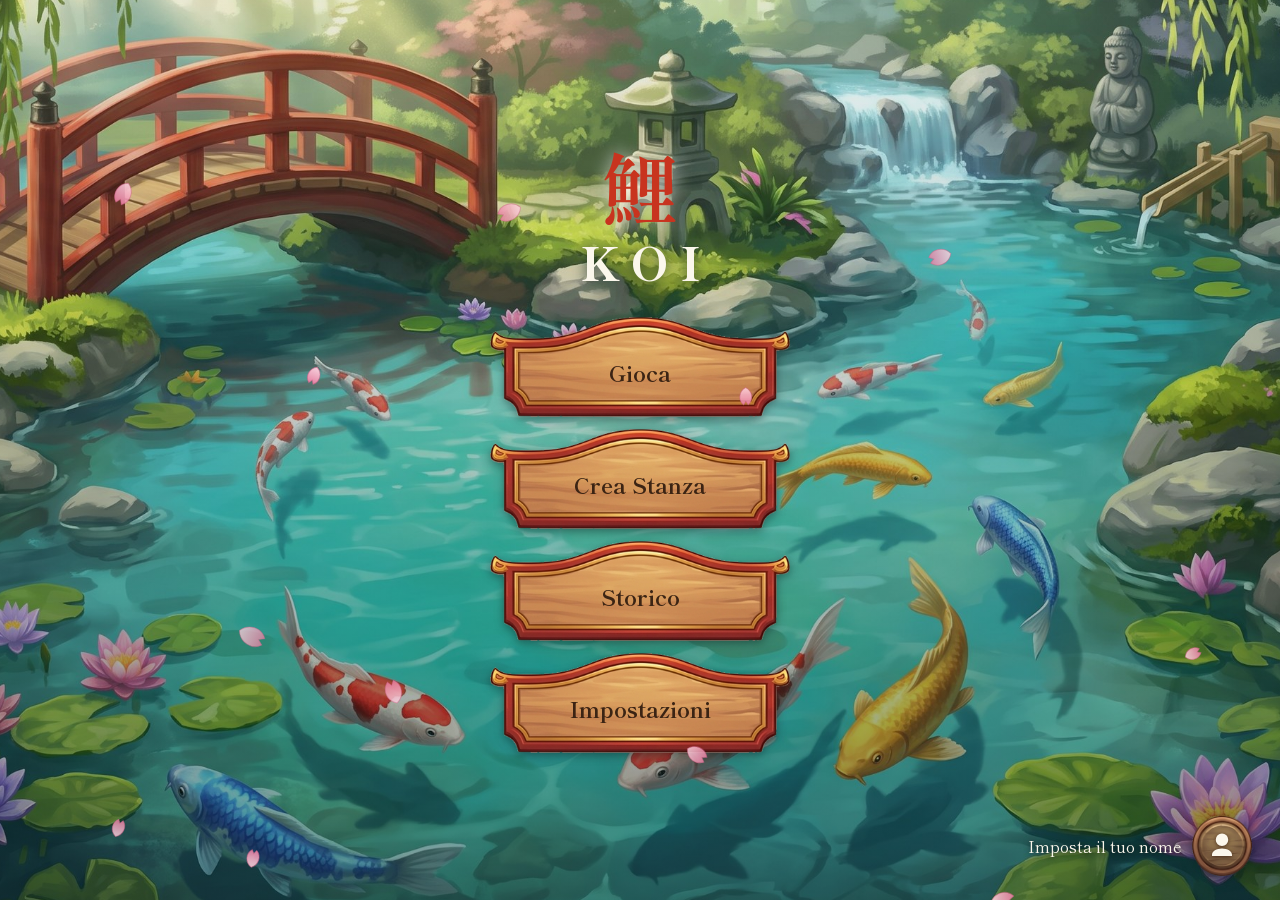
<file: OnlineKoi/src/main/resources/web/index.html>
<!doctype html>
<html lang="it">
<head>
  <meta charset="utf-8">
  <meta name="viewport" content="width=device-width, initial-scale=1">
  <title>Koi</title>
  <link rel="icon" type="image/png" sizes="32x32" href="assets/icons/koi-32.png">
  <link rel="icon" type="image/png" sizes="256x256" href="assets/icons/koi-256.png">
  <link rel="preconnect" href="https://fonts.googleapis.com">
  <link rel="preconnect" href="https://fonts.gstatic.com" crossorigin>
  <link rel="stylesheet" href="https://fonts.googleapis.com/css2?family=Shippori+Mincho:wght@400;700;800&display=swap">
  <link rel="stylesheet" href="css/koi.css">
  <script type="module" src="js/main.js"></script>
</head>
<body>

  <!-- schermata iniziale: il nero svanisce sul laghetto, l'immagine si avvicina piano e compare il menu -->
  <section id="title" class="screen active">
    <div class="title-bg"></div>
    <div class="title-shade"></div>
    <div class="title-menu">
      <div class="kanji title-kanji">鯉</div>
      <h1 class="title-name">K O I</h1>
      <div class="menu-buttons">
        <button class="menu-button" data-action="play">Gioca</button>
        <button class="menu-button" data-action="create">Crea Stanza</button>
        <button class="menu-button" data-action="history">Storico</button>
        <button class="menu-button" data-action="settings">Impostazioni</button>
      </div>
    </div>
    <div class="player-corner">
      <span class="player-name" data-action="nickname"></span>
      <button class="player-button" data-action="nickname" title="Il tuo nome" aria-label="Il tuo nome">
        <svg viewBox="0 0 24 24" aria-hidden="true"><path d="M12 12a5 5 0 1 0 0-10 5 5 0 0 0 0 10zm0 2c-4.4 0-8 2.2-8 5v1h16v-1c0-2.8-3.6-5-8-5z"/></svg>
      </button>
    </div>
    <div class="curtain"></div>
  </section>

  <!-- lista delle stanze -->
  <section id="lobby" class="screen pond-backdrop">
    <div class="koi-panel lobby-card">
      <div class="panel-heading"><span class="kanji heading-kanji">鯉</span><h2>Stanze</h2></div>
      <p class="muted lobby-player"></p>
      <ul class="room-list" tabindex="0"></ul>
      <div class="row">
        <button class="wood-button" data-action="menu">← Menu</button>
        <span class="spacer"></span>
        <button class="wood-button" data-action="refresh">Aggiorna</button>
        <button class="wood-button" data-action="join">Entra</button>
      </div>
      <p class="muted lobby-status"></p>
    </div>
  </section>

  <!-- storico delle partite -->
  <section id="history" class="screen pond-backdrop">
    <div class="koi-panel history-card">
      <div class="panel-heading">
        <span class="kanji heading-kanji">記</span><h2>Storico partite</h2>
        <span class="spacer"></span>
        <button class="wood-button" data-action="menu">← Menu</button>
      </div>
      <div class="history-body">
        <ul class="match-list"></ul>
        <div class="match-details"></div>
      </div>
      <p class="muted history-status"></p>
    </div>
  </section>

  <!-- la stanza: tabellone e stagno al centro, plancia a sinistra, obiettivi e avversari a destra -->
  <section id="room" class="screen">
    <header class="room-header panel">
      <span class="kanji room-logo">鯉</span>
      <span class="room-title"></span>
      <span class="turn-status"></span>
      <span class="spacer"></span>
      <button class="ghost" data-action="scores" hidden>Classifica</button>
      <button data-action="start">Inizia</button>
      <button data-action="end-turn">Passa il turno</button>
      <button data-action="home" hidden>Menu</button>
      <button class="ghost" data-action="quit">Esci</button>
    </header>
    <aside class="room-left panel"><div class="player-panel"></div></aside>
    <main class="room-centre">
      <div class="board panel"></div>
      <div class="pond-area panel">
        <div class="pond-host"></div>
        <div class="pond-tools">
          <button class="ghost small" data-action="rotate" hidden title="Ruota (R)">↻ Ruota</button>
          <button class="ghost small" data-action="cancel" hidden title="Annulla (Esc)">✕ Annulla</button>
          <button class="ghost small" data-action="reset-view" title="Vista iniziale (doppio clic)">⌖</button>
        </div>
        <div class="banner"></div>
      </div>
      <p class="hint"></p>
    </main>
    <aside class="room-right">
      <div class="panel"><h3 class="panel-title">Obiettivi</h3><div class="objectives"></div></div>
      <div class="panel others"><h3 class="panel-title">Altri stagni</h3><div class="opponents"></div></div>
      <div class="panel"><h3 class="panel-title">Messaggi</h3><div class="room-log" aria-live="polite"></div></div>
    </aside>
    <div class="layer question-layer" hidden></div>
    <div class="layer scores-layer" hidden></div>
  </section>

  <canvas class="sakura"></canvas>
  <div class="layer dialog-layer" hidden></div>
  <div class="toast" role="status"></div>
  <div class="layer offline" hidden>
    <div class="koi-panel offline-card"><h2>Connessione persa</h2><p class="muted">Provo a ricollegarmi al server…</p></div>
  </div>
</body>
</html>
</file>
<file: OnlineKoi/src/main/resources/web/css/koi.css>
/* stile del gioco: carta color crema, inchiostro scuro, accenti vermiglio e oro, legno per pulsanti e pannelli */

:root {
  --paper: #f6efdc;
  --paper-light: #fbf7ec;
  --paper-dark: #e4d6b4;
  --ink: #2b2622;
  --ink-soft: #7a6c5a;
  --vermilion: #c8341f;
  --vermilion-dark: #8e1f10;
  --gold: #d4a13a;
  --teal-light: #c3ecf1;
  --teal: #6cc3cf;
  --teal-deep: #2e7f8f;
  --wood: #9a7048;
  --wood-dark: #6b4a2e;
  --line: #c9b99a;
  --serif: "Shippori Mincho", "Yu Mincho", Georgia, "Times New Roman", serif;
  color-scheme: light;
}

* { box-sizing: border-box; }

html, body {
  margin: 0;
  height: 100%;
  background: #0d2424;
  color: var(--ink);
  font: 15px/1.4 var(--serif);
  -webkit-tap-highlight-color: transparent;
}

h1, h2, h3, p { margin: 0; }
h2 { font-size: 28px; font-weight: 800; }
[hidden] { display: none !important; }

.kanji { font-family: var(--serif); font-weight: 800; color: var(--vermilion); line-height: 1; }
.muted { color: var(--ink-soft); }
.spacer { flex: 1; }
.row { display: flex; align-items: center; gap: 8px; }

/* ---------------------------------------------------------------- pulsanti */

button {
  font: inherit;
  font-size: 14px;
  color: var(--paper);
  background: var(--ink);
  border: 1px solid transparent;
  border-radius: 3px;
  padding: 7px 18px;
  cursor: pointer;
  transition: background-color .15s;
}
button:hover { background: var(--vermilion); }
button:active { background: var(--vermilion-dark); }
button:focus-visible { outline: 2px solid var(--gold); outline-offset: 2px; }
button.ghost { background: transparent; color: var(--ink); border-color: var(--ink); }
button.ghost:hover:not(:disabled) { background: rgba(200, 52, 31, .12); }
button.small { padding: 4px 10px; font-size: 13px; }

/* targa di legno con cornice rossa (assets/ui/button*.png): l'immagine si allarga alla misura del pulsante */
.menu-button, .wood-button {
  background: transparent url(../assets/ui/button.png) center / 100% 100% no-repeat;
  color: #3b2414;
  font-weight: 700;
  border: none;
  filter: drop-shadow(0 3px 5px rgba(10, 30, 30, .45));
}
.menu-button:hover, .wood-button:hover {
  background: transparent url(../assets/ui/button_hover.png) center / 100% 100% no-repeat;
  color: var(--vermilion-dark);
}
.menu-button:active, .wood-button:active {
  background: transparent url(../assets/ui/button_pressed.png) center / 100% 100% no-repeat;
}
.menu-button { width: 300px; height: 100px; font-size: 22px; padding: 18px 30px 8px; }
.wood-button { min-height: 46px; min-width: 110px; padding: 12px 24px 8px; white-space: nowrap; }

/* ---------------------------------------------------------------- pannelli */

/* pannello di legno con cornice dorata, a 9 fette: gli angoli restano fissi, il centro si allarga */
.koi-panel {
  border: 30px solid transparent;
  border-image: url(../assets/ui/panel.png) 56 fill / 30px stretch;
  padding: 4px 8px 0;
  filter: drop-shadow(0 5px 12px rgba(10, 30, 30, .5));
}
.koi-panel .muted { color: #5b4027; }

.panel {
  background: rgba(251, 247, 236, .93);
  border: 1px solid var(--line);
  border-radius: 8px;
  padding: 14px;
  box-shadow: 0 4px 14px rgba(60, 40, 20, .22);
}
.panel-title { font-size: 14px; font-weight: 700; color: var(--wood-dark); margin-bottom: 8px; }
.panel-heading { display: flex; align-items: center; gap: 12px; margin-bottom: 8px; flex-wrap: wrap; }
.heading-kanji { font-size: 48px; text-shadow: 0 0 10px rgba(128, 25, 13, .3); }

input[type=text] {
  font: inherit;
  width: 100%;
  padding: 8px 10px;
  background: var(--paper-light);
  border: 1px solid var(--line);
  border-radius: 3px;
  color: var(--ink);
}
input[type=text]:focus { outline: 2px solid var(--gold); }

.layer {
  position: fixed;
  inset: 0;
  display: grid;
  place-items: center;
  padding: 16px;
  z-index: 20;
  background: rgba(30, 20, 10, .45);
  animation: fade-in .2s ease-out;
}

@keyframes fade-in { from { opacity: 0; } }
@keyframes grow-in { 0% { transform: scale(.85); } 60% { transform: scale(1.04); } 100% { transform: scale(1); } }

/* ---------------------------------------------------------------- schermate */

.screen { display: none; position: fixed; inset: 0; overflow: hidden; }
.screen.active { display: block; }

.pond-backdrop {
  background: #0d2424 url(../assets/images/title.jpg) center / cover;
}
.pond-backdrop::before {
  content: "";
  position: absolute;
  inset: 0;
  background: rgba(8, 24, 24, .45);
}
.pond-backdrop.active { display: grid; grid-template-columns: minmax(0, 1fr); place-items: center; padding: 16px; overflow: auto; }
.pond-backdrop > .koi-panel { position: relative; }

/* ---------------------------------------------------------------- schermata iniziale */

#title { background: black; }
.title-bg {
  position: absolute;
  inset: 0;
  background: url(../assets/images/title.jpg) center / cover;
  transform: scale(1.12);
}
.title-shade {
  position: absolute;
  inset: 0;
  background: linear-gradient(to bottom, rgba(10, 30, 30, .05), rgba(10, 30, 30, .45));
}
.title-menu {
  position: absolute;
  inset: 0;
  display: flex;
  flex-direction: column;
  align-items: center;
  justify-content: center;
  gap: 6px;
  padding: 16px;
}
.title-kanji { font-size: 76px; text-shadow: 0 0 18px rgba(255, 255, 255, .75); }
.title-name {
  font-size: 46px;
  font-weight: 800;
  color: var(--paper-light);
  text-shadow: 0 0 14px rgba(13, 38, 38, .85);
  margin-bottom: 18px;
}
.menu-buttons { display: flex; flex-direction: column; gap: 12px; }
.player-corner {
  position: absolute;
  right: 28px;
  bottom: 24px;
  display: flex;
  align-items: center;
  gap: 10px;
}
.player-name {
  color: var(--paper-light);
  font-size: 16px;
  cursor: pointer;
  text-shadow: 0 1px 6px rgba(0, 0, 0, .8);
}
.player-button {
  width: 60px;
  height: 60px;
  padding: 0;
  border: none;
  background: transparent url(../assets/ui/player.png) center / 100% 100% no-repeat;
  filter: drop-shadow(0 3px 6px rgba(10, 30, 30, .5));
  display: grid;
  place-items: center;
}
.player-button:hover, .player-button:active {
  background: transparent url(../assets/ui/player_hover.png) center / 100% 100% no-repeat;
}
.player-button svg { width: 30px; height: 30px; fill: var(--paper-light); filter: drop-shadow(0 1px 2px rgba(51, 25, 13, .8)); }
.curtain { position: absolute; inset: 0; background: black; pointer-events: none; opacity: 0; }

/* introduzione: nero -> laghetto (2,5 s), poi lo zoom lento durante il quale salgono menu e pulsante del giocatore */
#title.intro .curtain { opacity: 1; animation: curtain-out 2.5s ease-in .4s forwards; }
#title.intro .title-bg { transform: scale(1); animation: zoom-in 6s cubic-bezier(.25, .1, .25, 1) 2.9s forwards; }
#title.intro .title-menu { opacity: 0; animation: rise 1.4s ease-out 4.7s forwards; }
#title.intro .player-corner { opacity: 0; animation: rise 1s ease-out 5.9s forwards; }
@keyframes curtain-out { to { opacity: 0; } }
@keyframes zoom-in { to { transform: scale(1.12); } }
@keyframes rise { from { opacity: 0; transform: translateY(30px); } to { opacity: 1; transform: none; } }

/* messaggi ed errori fuori dalla stanza: targa scura con la cornice verde acqua, svanisce da sola */
.toast {
  position: fixed;
  left: 50%;
  bottom: 34px;
  transform: translateX(-50%);
  max-width: min(640px, calc(100vw - 32px));
  border: 20px solid transparent;
  border-width: 20px 24px;
  border-image: url(../assets/ui/toast.png) 60 70 fill / 20px 24px stretch;
  color: var(--paper-light);
  padding: 0 10px;
  text-align: center;
  z-index: 40;
  pointer-events: none;
  opacity: 0;
  transition: opacity 1s;
}
.toast.show { opacity: 1; transition: none; }

/* finestre di dialogo della schermata iniziale, con il loto appoggiato sull'angolo */
.dialog { position: relative; width: min(440px, 100%); animation: grow-in .25s ease-out; }
.dialog .koi-panel { display: flex; flex-direction: column; gap: 10px; }
.dialog h2 { font-size: 22px; }
.dialog .error { color: var(--vermilion); min-height: 1.2em; }
.dialog .buttons { display: flex; justify-content: flex-end; gap: 8px; }
.dialog .lilypad { position: absolute; left: -26px; top: -14px; width: 64px; pointer-events: none; }
.dialog .lotus { position: absolute; left: -18px; top: -30px; width: 52px; pointer-events: none; }
.dialog label.check { display: flex; gap: 8px; align-items: center; cursor: pointer; }

/* petali di ciliegio sopra tutto, ma sotto le finestre */
.sakura { position: fixed; inset: 0; width: 100%; height: 100%; pointer-events: none; z-index: 10; }

/* ---------------------------------------------------------------- lobby */

.lobby-card { min-width: 0; width: min(520px, 100%); }
.lobby-player { margin-bottom: 8px; }
.room-list, .match-list {
  list-style: none;
  margin: 0 0 10px;
  padding: 0;
  background: var(--paper-light);
  border: 1px solid var(--line);
  border-radius: 3px;
  overflow-y: auto;
}
.room-list { min-height: 200px; max-height: 40vh; }
.room-list li, .match-list li {
  padding: 8px 10px;
  border-bottom: 1px solid rgba(201, 185, 154, .5);
  cursor: pointer;
}
.room-list li:hover, .match-list li:hover { background: #efe4c8; }
.room-list li.selected, .match-list li.selected { background: var(--vermilion); color: var(--paper-light); }
.room-list li.selected .muted, .match-list li.selected .muted { color: #f5d9d2; }
.room-list li.closed { opacity: .6; }
.room-list li.empty, .match-list li.empty { cursor: default; color: var(--ink-soft); background: none; }
.room-list .room-name, .match-list .match-name { font-weight: 700; }
.lobby-status, .history-status { min-height: 1.3em; margin-top: 8px; }
.lobby-card .row { flex-wrap: wrap; }

/* ---------------------------------------------------------------- storico */

.history-card { min-width: 0; width: min(1100px, 100%); height: min(680px, calc(100vh - 32px)); display: flex; flex-direction: column; }
.history-body { flex: 1; display: flex; gap: 18px; min-height: 0; }
.match-list { width: 300px; flex-shrink: 0; margin: 0; }
.match-details { flex: 1; min-width: 0; overflow-y: auto; padding: 0 8px 0 4px; display: flex; flex-direction: column; gap: 14px; }
.match-details h3 { font-size: 22px; }
.match-details > * { min-width: 0; }
.pond-cards { display: flex; flex-wrap: wrap; gap: 14px; }
.pond-card { background: rgba(195, 236, 241, .35); border-radius: 6px; padding: 8px; flex: 0 1 286px; min-width: 0; }
.pond-card .pond { width: 100%; height: 200px; }

@media (max-width: 760px) {
  .history-card { height: auto; min-height: calc(100vh - 32px); }
  .history-body { flex-direction: column; }
  .match-list { width: auto; max-height: 30vh; }
}

.score-table { border-collapse: collapse; }
.score-table th { font-size: 14px; color: var(--wood-dark); text-align: right; padding: 0 0 6px 14px; }
.score-table td { text-align: right; padding: 3px 0 3px 14px; }
.score-table th:nth-child(-n+2), .score-table td:nth-child(-n+2) { text-align: left; }
.score-table td:nth-child(2) { padding-right: 10px; }
.score-table .total { font-size: 17px; font-weight: 700; }
.score-table tr.winner td { color: #7a4f08; }
.score-table tr.me td { font-weight: 700; }
.table-scroll { overflow-x: auto; }

/* ---------------------------------------------------------------- stanza */

#room {
  background-color: var(--paper);
  background-image: var(--seigaiha);
}
#room.active {
  display: grid;
  grid-template-columns: 280px minmax(0, 1fr) 300px;
  grid-template-rows: auto minmax(0, 1fr);
  grid-template-areas: "header header header" "left centre right";
  gap: 12px;
  padding: 14px;
}
.room-header { grid-area: header; display: flex; align-items: center; gap: 14px; padding: 8px 16px; flex-wrap: wrap; }
.room-logo { font-size: 32px; }
.room-title { font-size: 18px; font-weight: 700; }
.turn-status { font-size: 15px; }
.room-left { grid-area: left; overflow-y: auto; }
.room-centre { grid-area: centre; display: flex; flex-direction: column; gap: 12px; min-height: 0; }
.room-right { grid-area: right; display: flex; flex-direction: column; gap: 12px; min-height: 0; }
.room-right .others { flex: 1; min-height: 120px; display: flex; flex-direction: column; }
.opponents { overflow-y: auto; display: flex; flex-direction: column; gap: 14px; flex: 1; }
.room-log { height: 150px; overflow-y: auto; font-size: 13px; background: var(--paper-light); border: 1px solid var(--line); border-radius: 3px; padding: 6px 8px; }
.room-log p { margin: 0 0 3px; }
.room-log p.error { color: var(--vermilion); }

.pond-area {
  flex: 1;
  min-height: 260px;
  position: relative;
  background: rgba(246, 239, 220, .6);
  padding: 0;
  overflow: hidden;
}
.pond-host, .pond-host > .pond { position: absolute; inset: 0; width: 100%; height: 100%; }
.pond-tools { position: absolute; right: 10px; bottom: 10px; display: flex; gap: 6px; }
.pond-tools button { background: rgba(251, 247, 236, .85); }
.hint { color: var(--teal-deep); font-size: 15px; font-style: italic; min-height: 1.4em; }

.banner {
  position: absolute;
  inset: 0;
  display: grid;
  place-items: center;
  pointer-events: none;
  font-size: 46px;
  font-weight: 800;
  color: var(--vermilion);
  text-shadow: 0 0 16px rgba(255, 255, 255, .9), 0 0 4px white;
  opacity: 0;
}
.banner.show { animation: banner 2.15s ease-out; }
@keyframes banner {
  0% { opacity: 0; transform: scale(.7); }
  16% { opacity: 1; transform: scale(1); }
  67% { opacity: 1; }
  100% { opacity: 0; }
}

/* piccoli schermi: tutto in colonna, la pagina scorre */
@media (max-width: 1080px) {
  #room.active {
    display: flex;
    flex-direction: column;
    overflow-y: auto;
  }
  #room.active > * { flex-shrink: 0; }   /* in colonna ogni blocco tiene la sua altezza, la pagina scorre */
  .room-left { overflow: visible; }
  .pond-area { flex: none; height: 62vh; }
  .room-right .others { flex: none; }
  .opponents { overflow: visible; }
}

/* ---------------------------------------------------------------- tabellone */

.board { display: flex; justify-content: center; gap: 14px; padding: 10px 8px 8px; overflow-x: auto; }
.slot { display: flex; flex-direction: column; align-items: center; gap: 6px; flex-shrink: 0; }
.slot.slide { animation: slide-in .42s ease-out backwards; }
@keyframes slide-in { from { opacity: 0; transform: translateX(-40px); } }
.slot-effect { font-size: 12px; color: var(--teal-deep); text-align: center; white-space: pre-line; line-height: 1.25; }
.slot-effect.pay { color: var(--vermilion); }

.card {
  width: 128px;
  height: 168px;
  background: var(--paper-light);
  border: 1.5px solid var(--ink);
  border-radius: 7px;
  padding: 6px 6px 6px;
  display: flex;
  flex-direction: column;
  align-items: center;
  gap: 10px;
  box-shadow: 0 3px 10px rgba(64, 38, 13, .35);
  transition: transform .16s, box-shadow .16s;
  color: var(--ink);
  font-size: 13px;
  text-align: center;
}
.card.drawable { cursor: pointer; }
.card.drawable:hover { transform: translateY(-8px); box-shadow: 0 8px 18px rgba(64, 38, 13, .35); }
.card:not(.drawable) { opacity: .88; }
.card .band { align-self: stretch; height: 44px; border-radius: 5px; display: flex; align-items: center; gap: 6px; padding-left: 6px; overflow: hidden; }
.card .card-name { font-weight: 800; font-size: 13px; }
.card .card-name.long { font-size: 10px; }
.card .card-text { white-space: pre-line; line-height: 1.3; }
.card .card-number { margin-top: auto; font-size: 11px; font-weight: 700; color: var(--ink-soft); }
.card.empty { background: rgba(255, 255, 255, .18); border: 1.5px dashed var(--ink-soft); box-shadow: none; justify-content: center; color: var(--ink-soft); font-size: 12px; }

.seal {
  display: inline-grid;
  place-items: center;
  flex-shrink: 0;
  border-radius: 22%;
  color: var(--paper-light);
  font-family: var(--serif);
  font-weight: 800;
  transform: rotate(-4deg);
  line-height: 1;
}

/* ---------------------------------------------------------------- plancia del giocatore */

.player-panel { display: flex; flex-direction: column; gap: 12px; }
.player-panel .me-name { font-size: 22px; font-weight: 800; }
.wealth { display: flex; gap: 16px; align-items: center; }
.count { display: inline-flex; align-items: center; gap: 6px; font-weight: 700; font-size: 16px; }
.wealth { flex-wrap: wrap; }
.fortune-button { display: inline-flex; align-items: center; gap: 6px; }
.fortune-button:disabled { opacity: .45; cursor: default; background: transparent; }
.storage { display: flex; gap: 3px; flex-wrap: wrap; }
.storage svg { width: 24px; height: 21px; }
.tokens { display: flex; flex-wrap: wrap; gap: 10px; }
.token { display: flex; flex-direction: column; align-items: center; gap: 2px; padding: 4px; border-radius: 8px; font-size: 12px; background: none; color: var(--ink); border: none; }
.token svg { width: 46px; height: 42px; transition: transform .12s; overflow: visible; }
.token.placeable { cursor: pointer; }
.token.placeable:hover { background: transparent; }
.token.placeable:hover svg { transform: scale(1.12); }
.token:not(.placeable) { opacity: .6; cursor: default; }
.token.selected { background: rgba(212, 161, 58, .35); }
.token.selected svg { filter: drop-shadow(0 0 6px var(--gold)); }
.card-line { display: flex; align-items: center; gap: 8px; font-size: 13px; white-space: pre-line; }

.summary-name { font-weight: 800; font-size: 15px; }
.summary-stats { display: flex; gap: 10px; align-items: center; font-size: 13px; flex-wrap: wrap; }
.opponent { background: rgba(195, 236, 241, .25); border-radius: 6px; padding: 6px; display: flex; flex-direction: column; gap: 6px; }
.opponent .pond { width: 100%; height: 140px; }

/* ---------------------------------------------------------------- obiettivi */

.objectives { display: flex; flex-direction: column; gap: 8px; }
.objective {
  display: flex;
  gap: 10px;
  align-items: center;
  padding: 6px 8px 6px 6px;
  background: rgba(251, 247, 236, .9);
  border: 1px solid rgba(111, 106, 94, .35);
  border-radius: 6px;
}
.objective.claimable { border: 2px solid var(--gold); }
.objective.finished { opacity: .5; }
.objective > svg { width: 54px; height: 54px; flex-shrink: 0; }
.objective .objective-title { display: flex; align-items: center; gap: 6px; font-weight: 800; }
.objective .objective-title .spacer { flex: 1; }
.objective small { display: block; font-size: 12px; color: var(--ink-soft); line-height: 1.3; }
.badge { background: var(--vermilion); color: var(--paper-light); border-radius: 3px; padding: 1px 5px; font-size: 11px; font-weight: 400; }

/* ---------------------------------------------------------------- domande e classifica */

.question { width: min(460px, 100%); display: flex; flex-direction: column; gap: 16px; padding: 22px; animation: grow-in .3s ease-out; }
.question-top { display: flex; align-items: center; gap: 12px; font-size: 20px; font-weight: 700; }
.question-options { display: flex; flex-direction: column; gap: 8px; max-height: 60vh; overflow-y: auto; }
.question-options button { width: 100%; text-align: left; }

.scores { max-width: 100%; display: flex; flex-direction: column; gap: 14px; animation: grow-in .32s ease-out; }
.scores-top { display: flex; align-items: center; gap: 14px; }
.scores-top .kanji { font-size: 46px; }
.scores-top h2 { font-size: 28px; }
.scores .buttons { display: flex; justify-content: flex-end; gap: 10px; flex-wrap: wrap; }
.scores .note { font-size: 12px; }

.offline { z-index: 50; }
.offline-card { text-align: center; }

/* ---------------------------------------------------------------- stagno (SVG) */

.pond { display: block; touch-action: none; user-select: none; -webkit-user-select: none; }
.pond.interactive { cursor: grab; }
.pond.dragging { cursor: grabbing; }
.pond .spot { cursor: pointer; animation: pulse .9s ease-in-out infinite alternate; }
.pond .koi-holder.movable { cursor: pointer; }
.pond .koi-holder.selected { filter: drop-shadow(0 0 6px var(--gold)) drop-shadow(0 0 10px var(--gold)); }
.pond .swim { animation: swim 1.6s ease-in-out infinite alternate; }
.pond .pop { animation: pop .48s ease-out backwards; }
.pond .lantern-light { animation: flicker 1s ease-in-out infinite alternate; }
.pond text.spot-label { font: 12px var(--serif); fill: var(--ink-soft); pointer-events: none; }
@keyframes pulse { from { opacity: .55; } }
@keyframes swim {
  from { transform: rotate(-6deg) translateX(-1.6px); }
  to { transform: rotate(6deg) translateX(1.6px); }
}
@keyframes pop {
  0% { transform: scale(.2); opacity: 0; }
  66% { transform: scale(1.12); opacity: 1; }
  100% { transform: scale(1); }
}
@keyframes flicker {
  from { filter: drop-shadow(0 0 2px #ffca28); }
  to { filter: drop-shadow(0 0 7px #ffca28); }
}

/* telefono: cornici di legno piu' sottili e pulsanti del menu piu' piccoli */
@media (max-width: 600px) {
  .koi-panel { border-width: 20px; border-image-width: 20px; padding: 2px 4px 0; }
  .heading-kanji { font-size: 36px; }
  h2 { font-size: 22px; }
  .menu-button { width: 240px; height: 80px; font-size: 19px; padding-top: 14px; }
  .title-kanji { font-size: 60px; }
  .title-name { font-size: 36px; margin-bottom: 8px; }
  .player-corner { right: 16px; bottom: 16px; }
  .wood-button { min-width: 0; padding: 12px 16px 8px; }
  #room.active { padding: 8px; gap: 8px; }
  .room-header { gap: 8px; padding: 8px; }
  .room-header .turn-status { flex-basis: 100%; order: 1; }
  .board { justify-content: flex-start; }
  .banner { font-size: 34px; }
}

@media (prefers-reduced-motion: reduce) {
  .pond .swim, .pond .spot, .pond .lantern-light, .pond .pop, .slot.slide { animation: none; }
}
</file>
